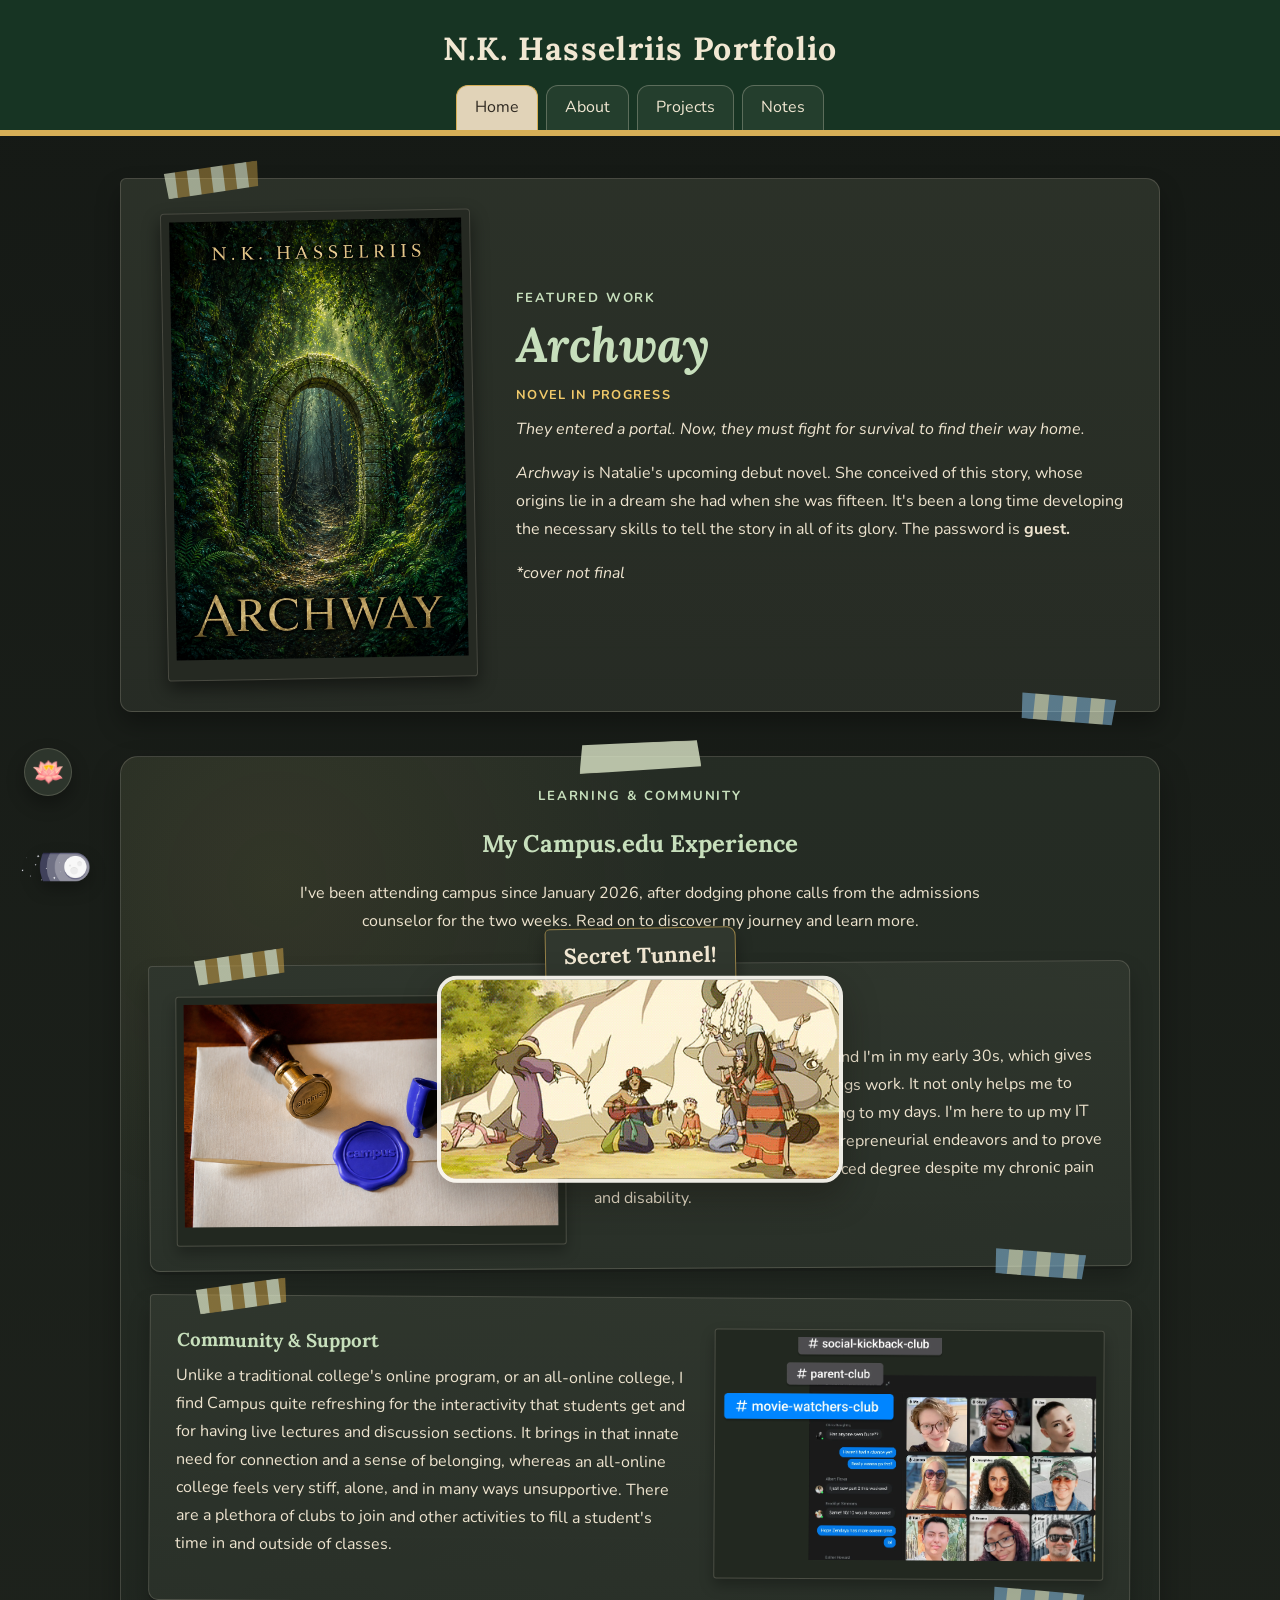
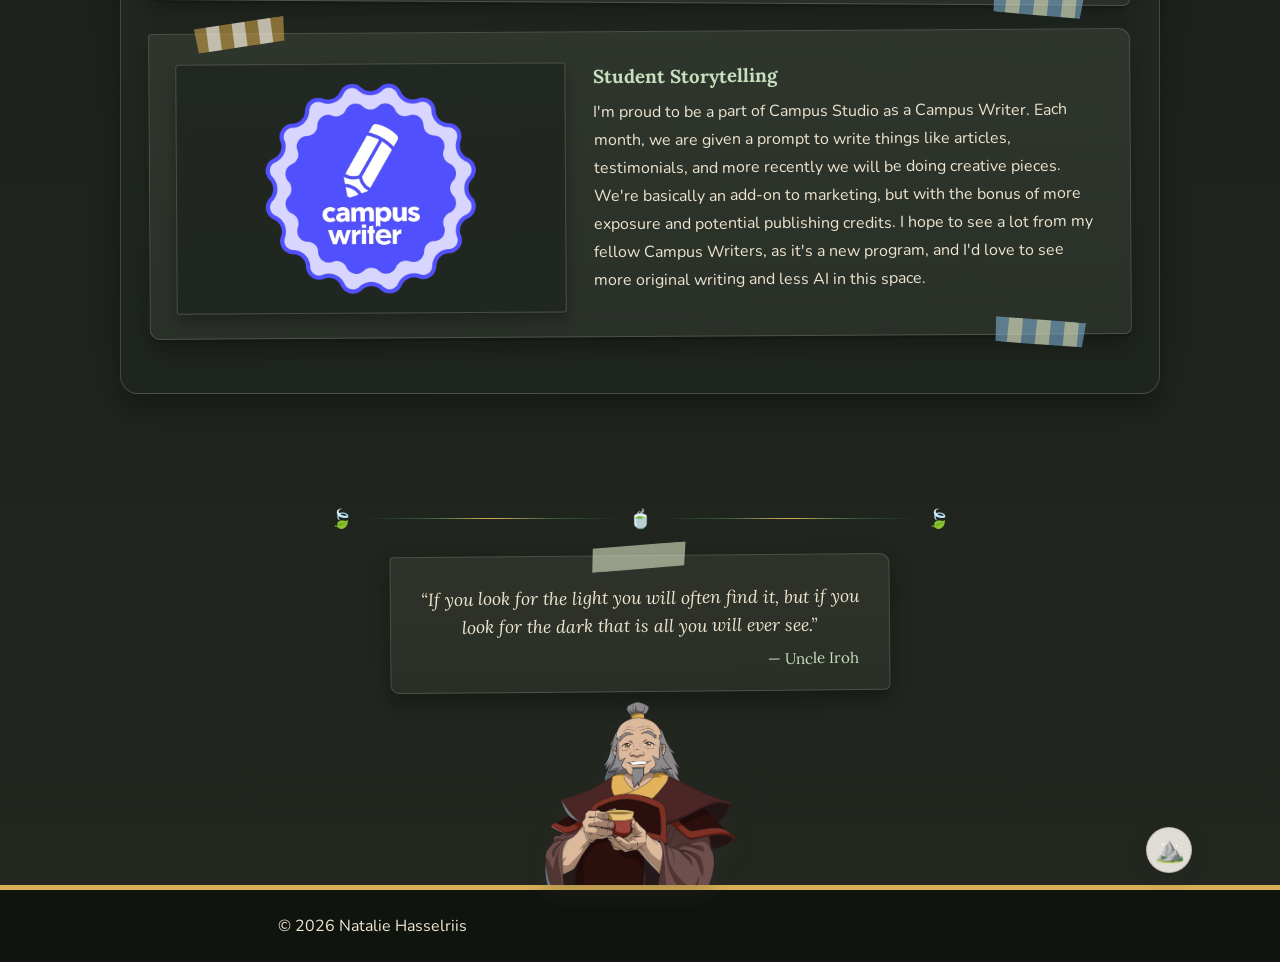
<file: index.html>
<!DOCTYPE html>
<html lang="en">
<head>
    <meta charset="UTF-8">
    <meta name="viewport" content="width=device-width, initial-scale=1.0">
    <title>Natalie's Portfolio</title>
    <link rel="icon" type="image/png" href="https://images.squarespace-cdn.com/content/v1/68d9654d0cba3d433908582a/607da867-b0da-49b7-b2d4-81282bc70b76/2021-03-03-05.16.png?format=1000w">
    <script>
        document.documentElement.dataset.theme = localStorage.getItem('portfolio-theme') || 'dark';
    </script>
    <link rel="stylesheet" href="style.css?v=20260910-3">
    <script src="theme-toggle.js?v=20260909-1" defer></script>
</head>
<body>
<a class="skip-link" href="#main-content">Skip to main content</a>
<header>
    <h1>N.K. Hasselriis Portfolio</h1>
    <nav aria-label="Primary navigation">
        <a href="index.html" aria-current="page">Home</a>
        <a href="about.html">About</a>
        <a href="projects.html">Projects</a>
        <a href="notebook.html">Notes</a>
    </nav>
</header>
<main id="main-content">
    <section id="archway-feature" class="archway-feature">
        <div class="archway-cover-card" aria-label="Archway cover image placeholder">
            <img src="assets/images/archway-cover.png"
     alt="Cover of Archway by N.K. Hasselriis">
        </div>
        <div class="archway-feature-copy">
            <p class="section-kicker">Featured Work</p>
            <h2><em>Archway</em></h2>
            <p class="project-label">Novel in Progress</p>
            <p><em>They entered a portal. Now, they must fight for survival to find their way home. </em></p>
            <p><em>Archway</em> is Natalie's upcoming debut novel. She conceived of this story, whose origins lie in a dream she had when she was fifteen. It's been a long time developing the necessary skills to tell the story in all of its glory. The password is <b>guest.</b></p>
            <p><em>*cover not final</em></p>
        </div>
    </section>

    <section id="campus-edu">
        <p class="section-kicker">Learning &amp; Community</p>
        <h2>My Campus.edu Experience</h2>
        <p class="section-intro">I've been attending campus since January 2026, after dodging phone calls from the admissions counselor for the two weeks. Read on to discover my journey and learn more.</p>
        <div class="feature-list campus-features">
            <article class="feature-row">
                <div class="feature-media campus-media"><img src="assets/images/campus-letter.png" alt="Campus-branded wax seal, envelope, stamp, and sealing spoon"></div>
                <div class="feature-copy"><h3>Why I Chose Campus</h3><p>This is my fourth time in college, and I'm in my early 30s, which gives me a great perspective of how things work. It not only helps me to help others but gives great meaning to my days. I'm here to up my IT skills for use in my own future entrepreneurial endeavors and to prove to myself that I can finish an advanced degree despite my chronic pain and disability. </p></div>
            </article>
            <article class="feature-row reverse">
                <div class="feature-media campus-media"><img src="assets/images/campus-community.png" alt="Campus online community with club channels, messages, and student video tiles"></div>
                <div class="feature-copy"><h3>Community &amp; Support</h3><p>Unlike a traditional college's online program, or an all-online college, I find Campus quite refreshing for the interactivity that students get and for having live lectures and discussion sections. It brings in that innate need for connection and a sense of belonging, whereas an all-online college feels very stiff, alone, and in many ways unsupportive. There are a plethora of clubs to join and other activities to fill a student's time in and outside of classes.</p></div>
            </article>
            <article class="feature-row campus-writer-row">
                <div class="feature-media badge-media"><img src="assets/images/campus-writer-badge.png" alt="Blue Campus Writer badge with a pencil icon"></div>
                <div class="feature-copy"><h3>Student Storytelling</h3><p>I'm proud to be a part of Campus Studio as a Campus Writer. Each month, we are given a prompt to write things like articles, testimonials, and more recently we will be doing creative pieces. We're basically an add-on to marketing, but with the bonus of more exposure and potential publishing credits. I hope to see a lot from my fellow Campus Writers, as it's a new program, and I'd love to see more original writing and less AI in this space.</p></div>
            </article>
        </div>
    </section>
</main>

<div class="character-signoff" aria-label="A closing thought from Uncle Iroh">
    <div class="character-divider" aria-hidden="true"><span>🍃</span><span class="divider-line"></span><span>🍵</span><span class="divider-line"></span><span>🍃</span></div>
    <blockquote class="character-note">
        <p>“If you look for the light you will often find it, but if you look for the dark that is all you will ever see.”</p>
        <cite>— Uncle Iroh</cite>
    </blockquote>
    <div class="character-mascot">
        <img src="assets/images/uncle_iroh.png" alt="Illustration of Uncle Iroh smiling and holding a cup of tea">
    </div>
</div>

<button class="lotus-compliment-trigger" id="lotus-compliment-trigger" type="button" aria-label="Open a little garden kindness">🪷</button>

<aside class="compliment-scroll" id="compliment-scroll" role="dialog" aria-labelledby="compliment-title" aria-hidden="true">
    <button class="compliment-scroll-close" id="compliment-scroll-close" type="button" aria-label="Close the compliment scroll">×</button>
    <p class="section-kicker">A Little Garden Kindness</p>
    <h2 id="compliment-title">Who wandered into the garden?</h2>
    <p class="compliment-scroll-intro">Leave your name with the lotus and take a kind thought with you.</p>
    <form class="compliment-form" id="compliment-form">
        <label for="compliment-name">Your name</label>
        <input id="compliment-name" name="name" type="text" maxlength="40" autocomplete="name" placeholder="Natalie" required>
        <div class="compliment-scroll-actions">
            <button class="compliment-action" type="submit">Tell me something nice</button>
            <button class="compliment-action secondary" id="another-compliment" type="button" hidden>Another one</button>
        </div>
    </form>
    <p class="compliment-result" id="compliment-result" aria-live="polite"></p>
</aside>


<div class="secret-easter-egg-anchor">
    <button class="mountain-trigger" id="secret-tunnel-trigger" type="button" aria-label="Open the Secret Tunnel easter egg">⛰️</button>
</div>

<div class="secret-tunnel-popout" id="secret-tunnel-popout" aria-hidden="true">
    <p class="secret-tunnel-label">Secret Tunnel!</p>
    <a class="secret-tunnel-link" href="secret.html" aria-label="Enter the secret page">
        <img id="secret-tunnel-gif" src="assets/images/chong-secret-tunnel.gif" alt="Chong playing music in the Secret Tunnel scene. Click to enter the secret page.">
    </a>
</div>
<audio id="secret-tunnel-audio" src="assets/audio/secret-tunnel.mp3" preload="auto"></audio>

<button class="theme-toggle" id="theme-toggle" type="button" aria-label="Switch to light mode" aria-pressed="true">
    <img id="theme-toggle-image" src="assets/images/theme-toggle/night.png" alt="" aria-hidden="true">
    <span class="visually-hidden" id="theme-toggle-text">Switch to light mode</span>
</button>
<footer><p>© 2026 Natalie Hasselriis</p></footer>
<script src="garden-compliments.js?v=20260909-1"></script>
<script>
(() => {
    const trigger = document.getElementById('secret-tunnel-trigger');
    const popout = document.getElementById('secret-tunnel-popout');
    const gif = document.getElementById('secret-tunnel-gif');
    const audio = document.getElementById('secret-tunnel-audio');
    if (!trigger || !popout || !gif || !audio) return;

    const gifSrc = gif.getAttribute('src');

    const stopSecretTunnelAudio = () => {
        audio.pause();
        audio.currentTime = 0;
    };

    const playSecretTunnel = () => {
        popout.classList.remove('is-playing');
        popout.setAttribute('aria-hidden', 'false');
        stopSecretTunnelAudio();

        gif.removeAttribute('src');
        void popout.offsetWidth;
        gif.setAttribute('src', gifSrc);
        popout.classList.add('is-playing');

        audio.volume = 0.5;
        const playPromise = audio.play();
        if (playPromise) playPromise.catch(() => {});
    };

    trigger.addEventListener('click', playSecretTunnel);

    popout.addEventListener('animationend', () => {
        popout.classList.remove('is-playing');
        popout.setAttribute('aria-hidden', 'true');
        stopSecretTunnelAudio();
    });
})();
</script>

<script src="konami-jimothy.js?v=20260909-1"></script>
</body>
</html>
</file>
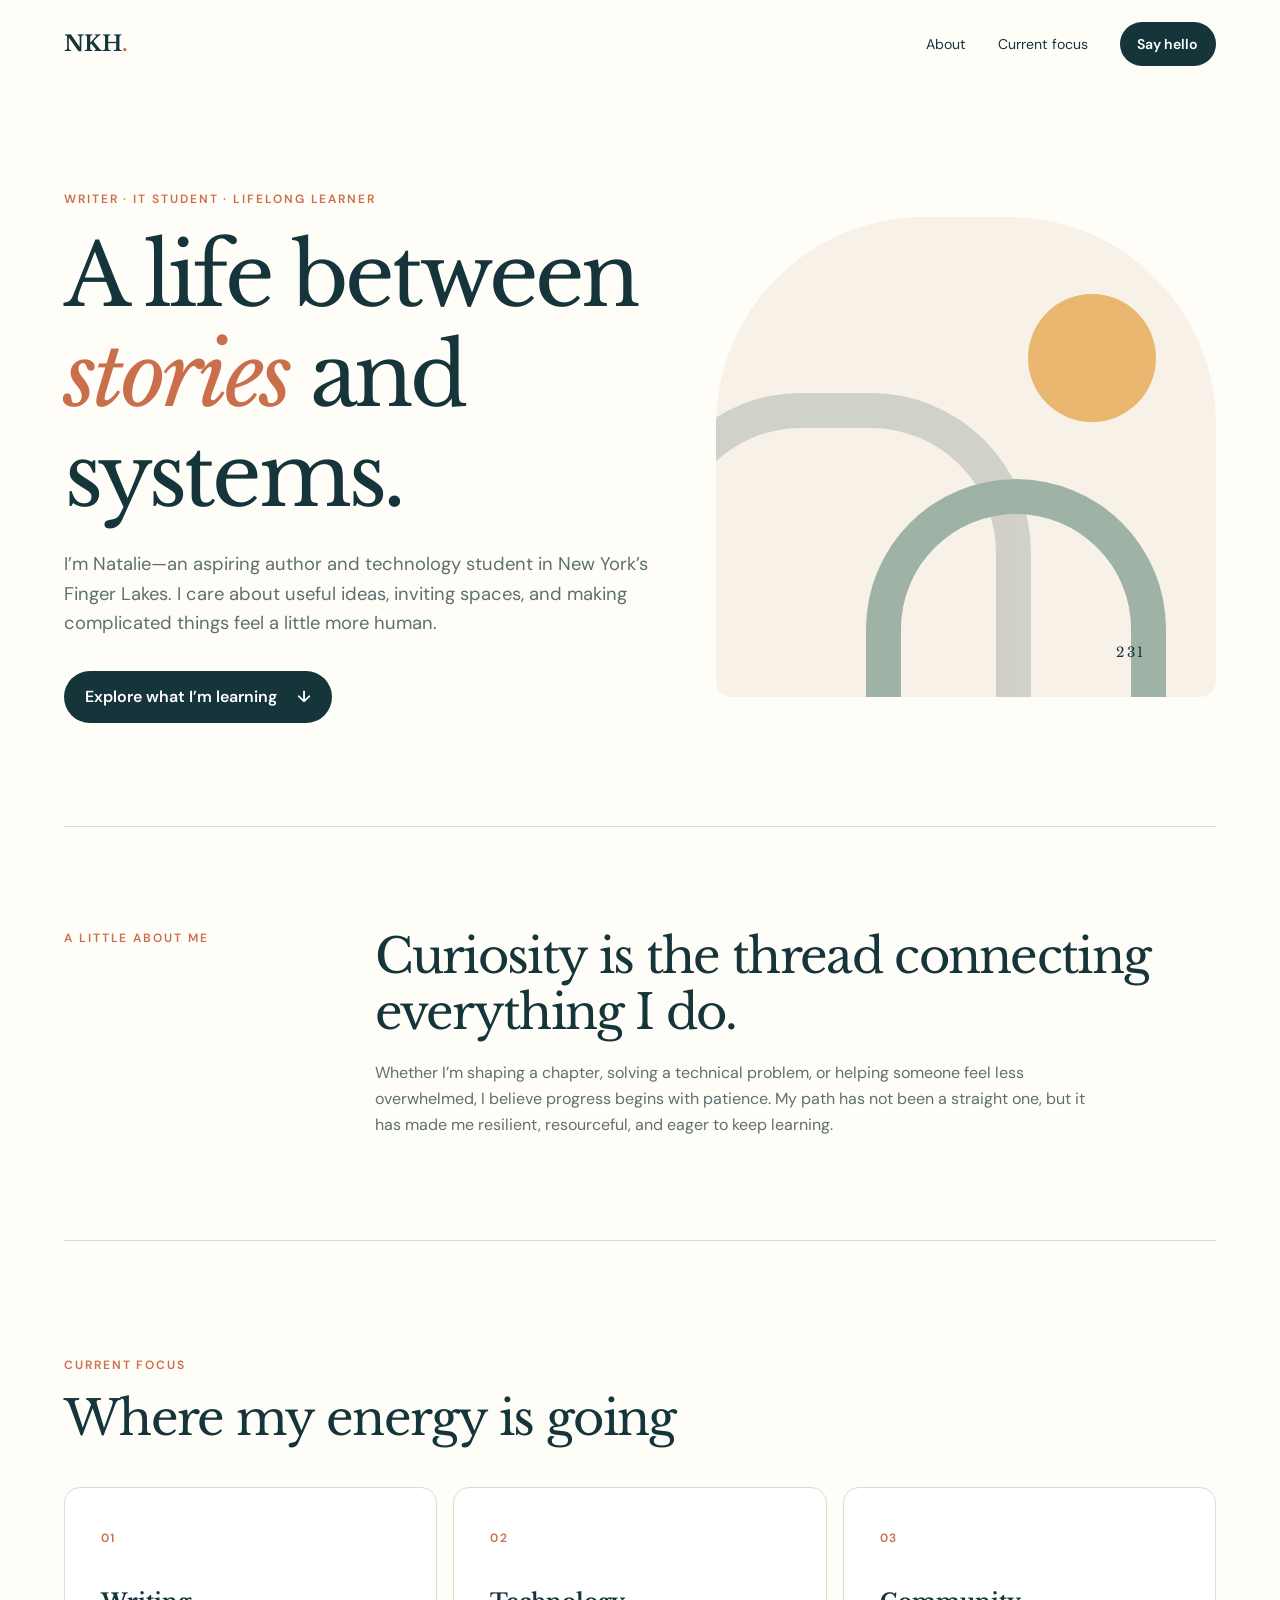
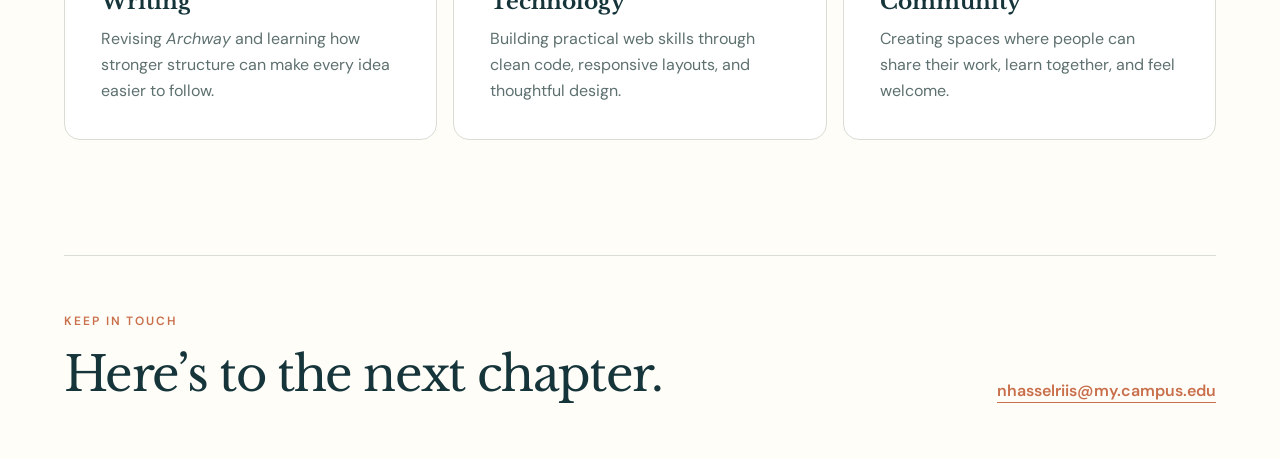
<file: Homework 3/index.html>
<!DOCTYPE html>
<html lang="en">
  <head>
    <meta charset="UTF-8">
    <meta name="viewport" content="width=device-width, initial-scale=1.0">
    <meta
      name="description"
      content="A responsive personal webpage for Homework 3."
    >
    <title>N.K. Hasselriis | Stories &amp; Systems</title>
    <link rel="stylesheet" href="css/styles.css">
  </head>
  <body>
    <header class="site-header">
      <a class="wordmark" href="#top" aria-label="N.K. Hasselriis home">
        NKH<span>.</span>
      </a>
      <nav aria-label="Main navigation">
        <a href="#about">About</a>
        <a href="#focus">Current focus</a>
        <a class="nav-button" href="#contact">Say hello</a>
      </nav>
    </header>

    <main>
      <section class="hero" id="top">
        <div class="hero-copy">
          <p class="eyebrow">Writer · IT student · lifelong learner</p>
          <h1>A life between <em>stories</em> and systems.</h1>
          <p class="hero-intro">
            I’m Natalie—an aspiring author and technology student in New York’s
            Finger Lakes. I care about useful ideas, inviting spaces, and making
            complicated things feel a little more human.
          </p>
          <a class="primary-button" href="#focus">
            Explore what I’m learning <span aria-hidden="true">↓</span>
          </a>
        </div>

        <div class="hero-art" aria-hidden="true">
          <div class="sun"></div>
          <div class="arch arch-back"></div>
          <div class="arch arch-front"></div>
          <p>231</p>
        </div>
      </section>

      <section class="about" id="about">
        <p class="section-label">A little about me</p>
        <div class="about-copy">
          <h2>Curiosity is the thread connecting everything I do.</h2>
          <p>
            Whether I’m shaping a chapter, solving a technical problem, or
            helping someone feel less overwhelmed, I believe progress begins
            with patience. My path has not been a straight one, but it has made
            me resilient, resourceful, and eager to keep learning.
          </p>
        </div>
      </section>

      <section class="focus" id="focus">
        <div class="section-heading">
          <p class="section-label">Current focus</p>
          <h2>Where my energy is going</h2>
        </div>

        <div class="card-grid">
          <article class="focus-card">
            <span>01</span>
            <h3>Writing</h3>
            <p>
              Revising <em>Archway</em> and learning how stronger structure can
              make every idea easier to follow.
            </p>
          </article>
          <article class="focus-card">
            <span>02</span>
            <h3>Technology</h3>
            <p>
              Building practical web skills through clean code, responsive
              layouts, and thoughtful design.
            </p>
          </article>
          <article class="focus-card">
            <span>03</span>
            <h3>Community</h3>
            <p>
              Creating spaces where people can share their work, learn
              together, and feel welcome.
            </p>
          </article>
        </div>
      </section>
    </main>

    <footer id="contact">
      <div>
        <p class="section-label">Keep in touch</p>
        <h2>Here’s to the next chapter.</h2>
      </div>
      <a href="mailto:nhasselriis@my.campus.edu">nhasselriis@my.campus.edu</a>
    </footer>
  </body>
</html>
</file>
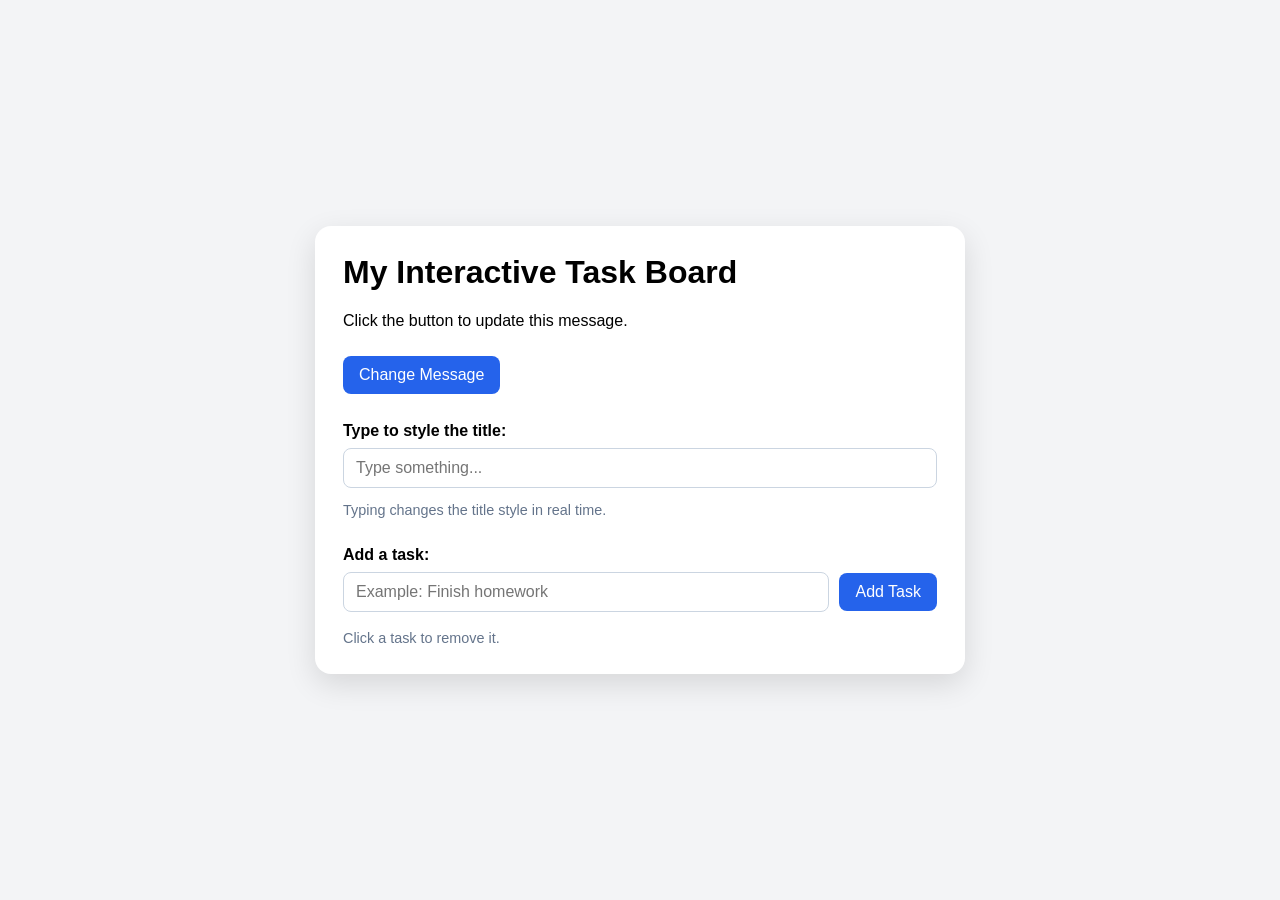
<file: Homework 7/index.html>
<!DOCTYPE html>
<html lang="en">
<head>
  <meta charset="UTF-8">
  <meta name="viewport" content="width=device-width, initial-scale=1.0">
  <title>Homework 7 - Interactive DOM Project</title>
  <link rel="stylesheet" href="style.css">
</head>
<body>
  <main class="card">
    <h1 id="pageTitle">My Interactive Task Board</h1>
    <p id="message">Click the button to update this message.</p>

    <button id="messageButton" type="button">Change Message</button>

    <section>
      <label for="titleInput">Type to style the title:</label>
      <input id="titleInput" type="text" placeholder="Type something...">
      <p class="hint">Typing changes the title style in real time.</p>
    </section>

    <section>
      <label for="taskInput">Add a task:</label>
      <div class="task-controls">
        <input id="taskInput" type="text" placeholder="Example: Finish homework">
        <button id="addTaskButton" type="button">Add Task</button>
      </div>

      <ul id="taskList"></ul>
      <p class="hint">Click a task to remove it.</p>
    </section>
  </main>

  <script src="script.js"></script>
</body>
</html>
</file>
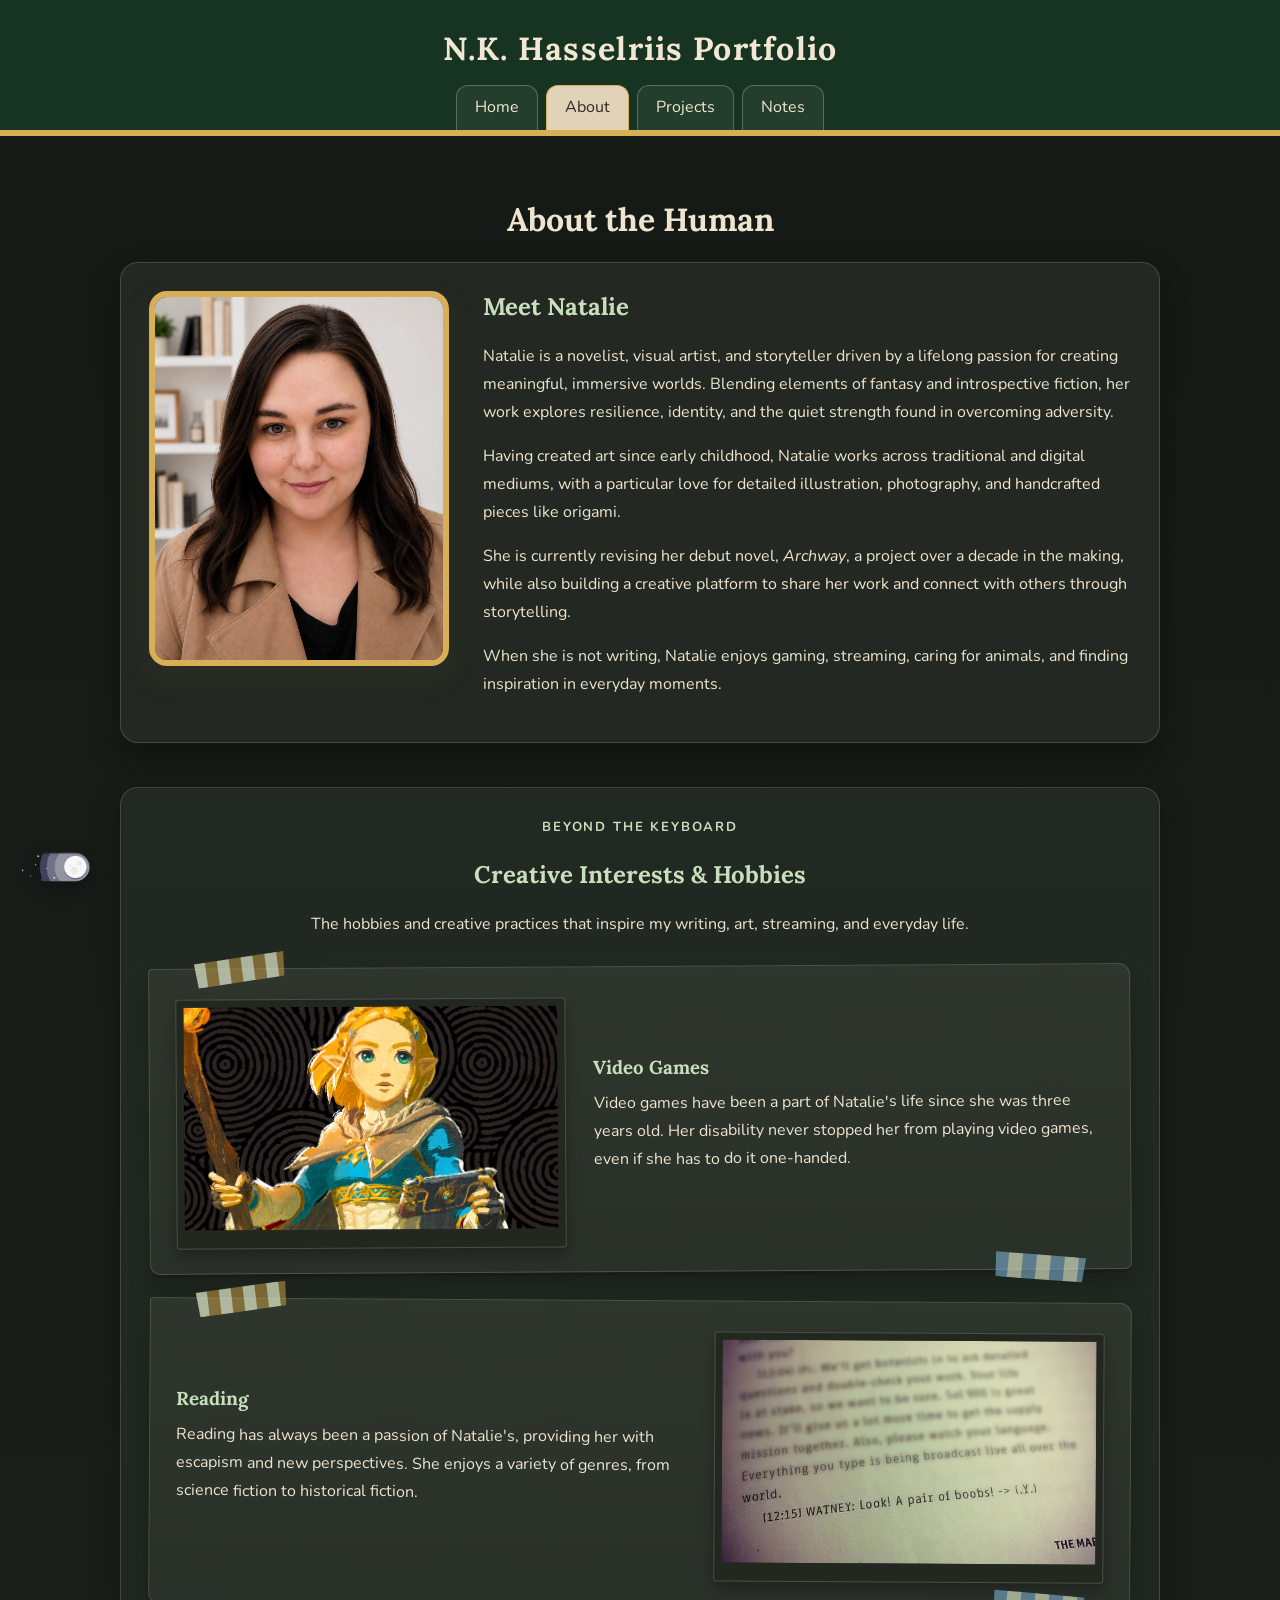
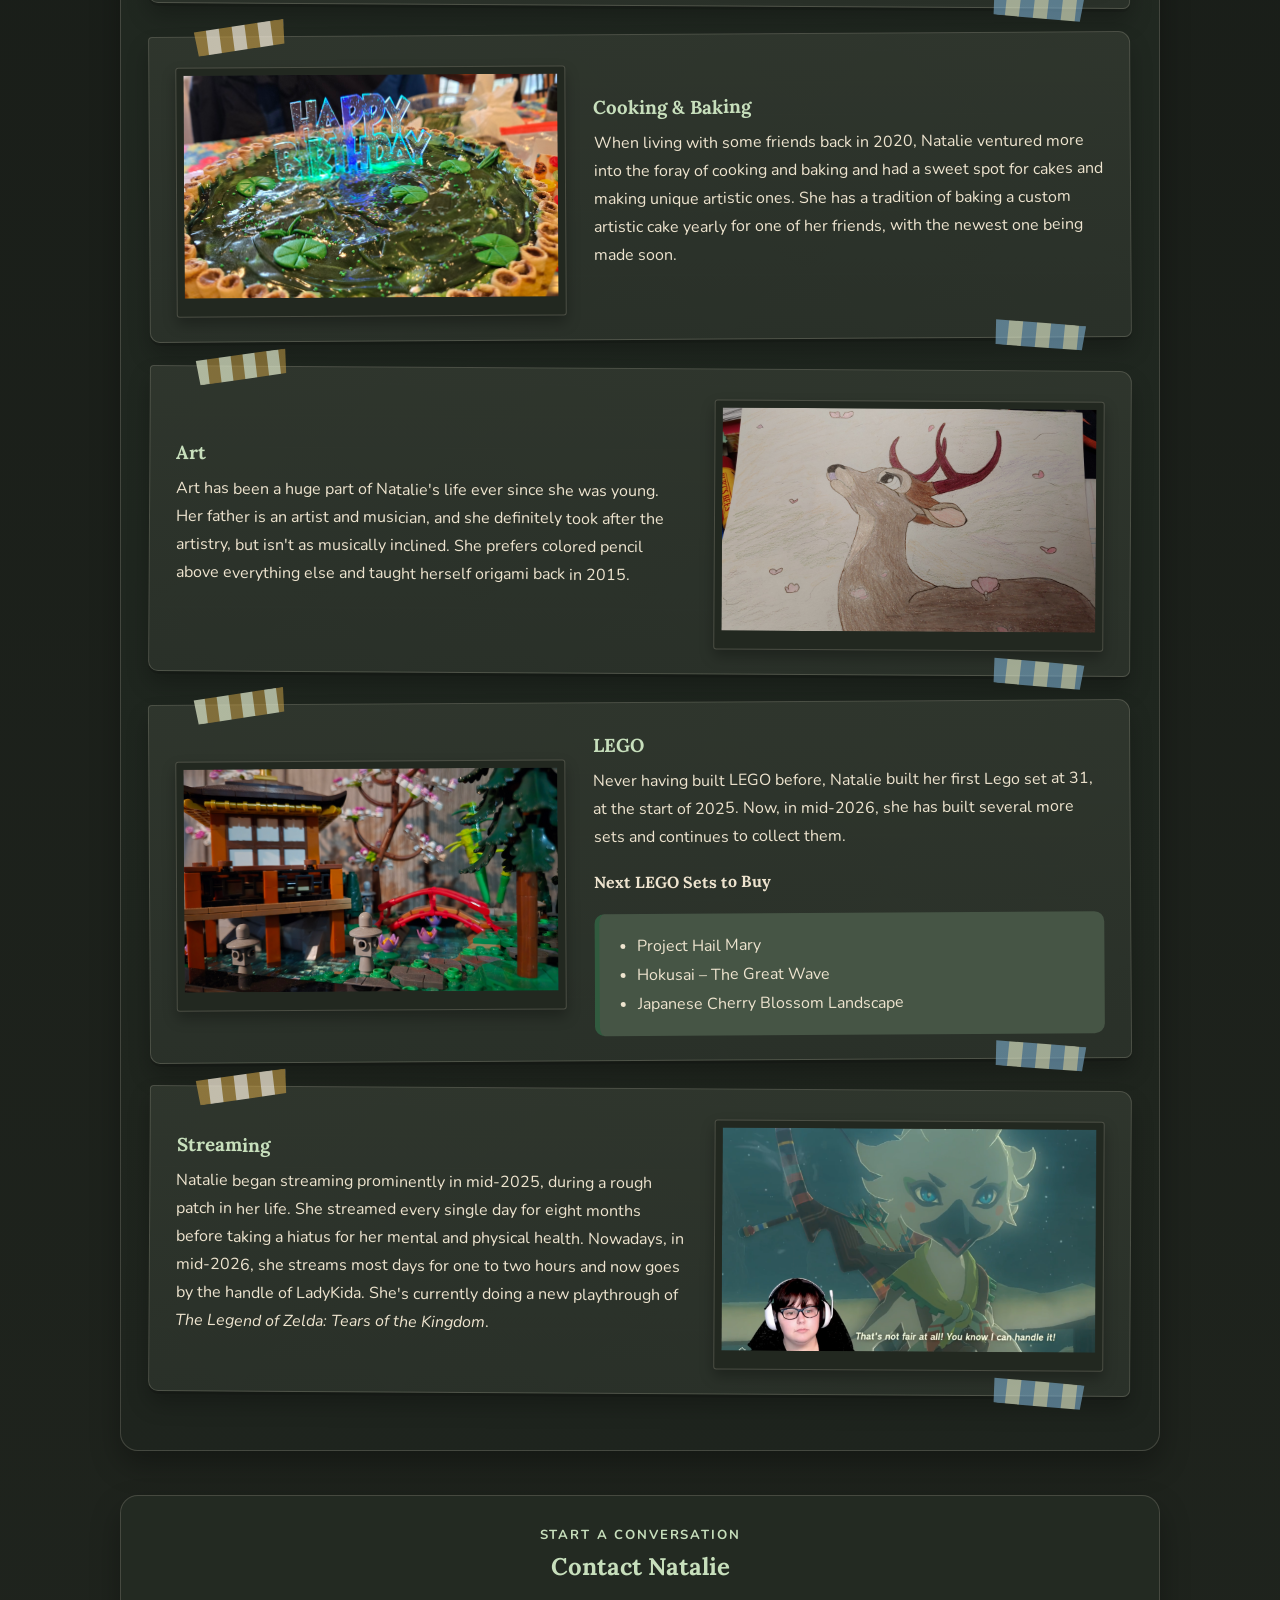
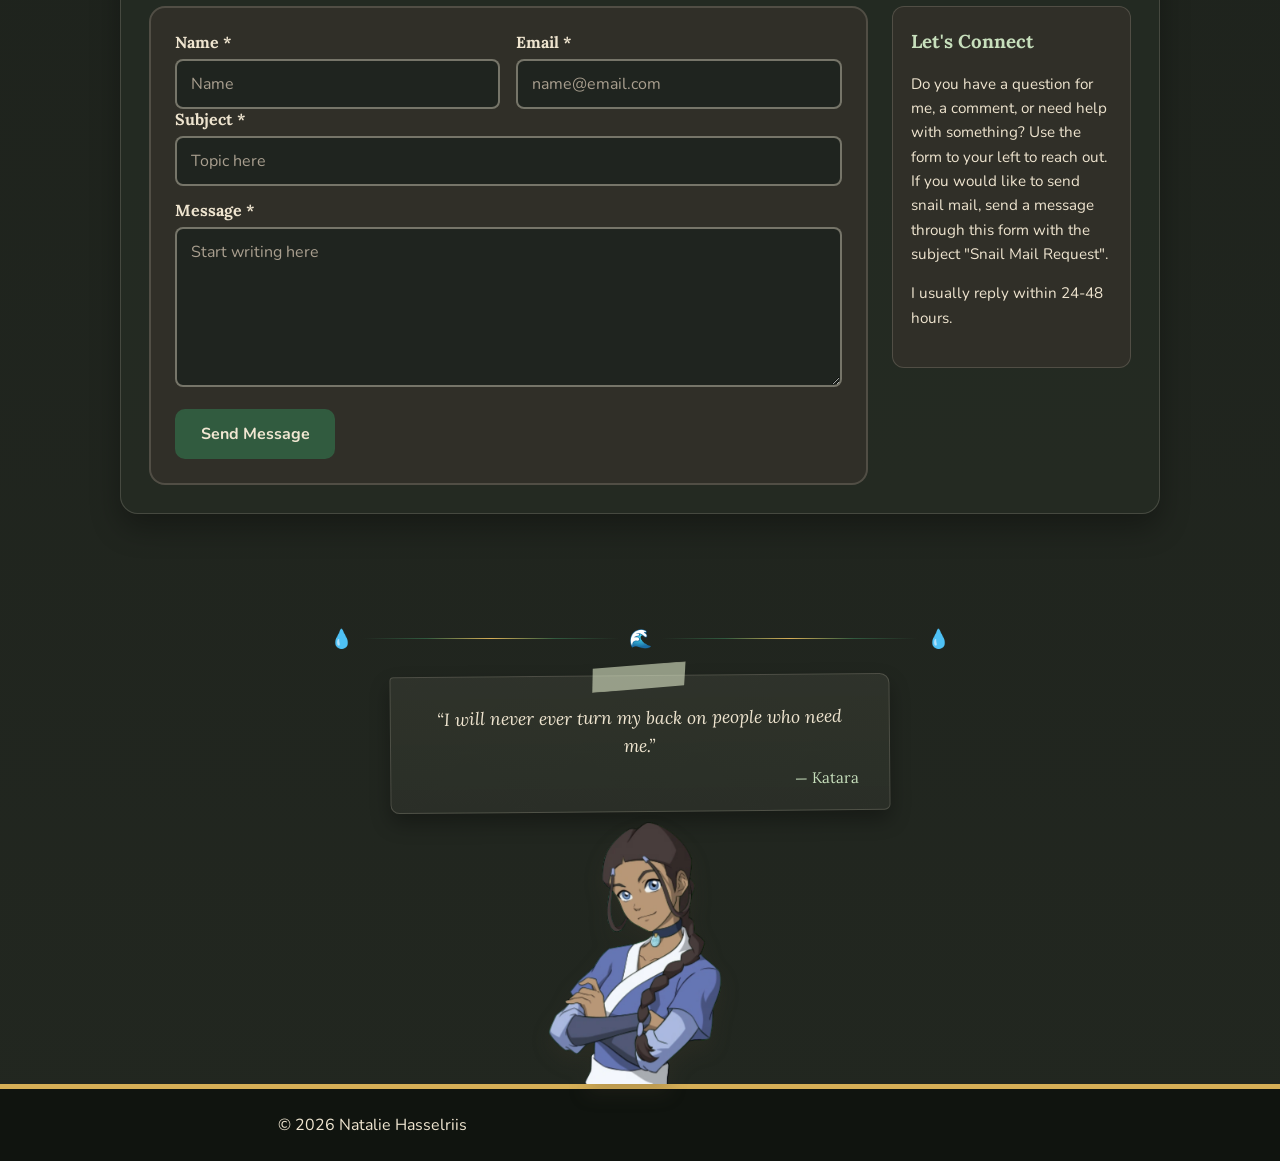
<file: about.html>
<!DOCTYPE html>
<html lang="en">
<head>
    <meta charset="UTF-8">
    <meta name="viewport" content="width=device-width, initial-scale=1.0">
    <title>About Natalie</title>
    <link rel="icon" type="image/png" href="https://images.squarespace-cdn.com/content/v1/68d9654d0cba3d433908582a/607da867-b0da-49b7-b2d4-81282bc70b76/2021-03-03-05.16.png?format=1000w">
    <script>
        document.documentElement.dataset.theme = localStorage.getItem('portfolio-theme') || 'dark';
    </script>
    <link rel="stylesheet" href="style.css?v=20260910-3">
    <script src="theme-toggle.js?v=20260909-1" defer></script>
</head>
<body>
<a class="skip-link" href="#main-content">Skip to main content</a>
<header>
    <h1>N.K. Hasselriis Portfolio</h1>
    <nav aria-label="Primary navigation">
        <a href="index.html">Home</a>
        <a href="about.html" aria-current="page">About</a>
        <a href="projects.html">Projects</a>
        <a href="notebook.html">Notes</a>
    </nav>
</header>
<main id="main-content">
    <h1>About the Human</h1>

    <section class="about-intro">
        <img class="profile-photo" src="assets/images/headshot_final.png" alt="Professional headshot of Natalie">
        <div class="about-copy">
            <h2>Meet Natalie</h2>
            <p>Natalie is a novelist, visual artist, and storyteller driven by a lifelong passion for creating meaningful, immersive worlds. Blending elements of fantasy and introspective fiction, her work explores resilience, identity, and the quiet strength found in overcoming adversity.</p>
            <p>Having created art since early childhood, Natalie works across traditional and digital mediums, with a particular love for detailed illustration, photography, and handcrafted pieces like origami.</p>
            <p>She is currently revising her debut novel, <em>Archway</em>, a project over a decade in the making, while also building a creative platform to share her work and connect with others through storytelling.</p>
            <p>When she is not writing, Natalie enjoys gaming, streaming, caring for animals, and finding inspiration in everyday moments.</p>
        </div>
    </section>

    <section id="personal-interests">
        <p class="section-kicker">Beyond the Keyboard</p>
        <h2>Creative Interests &amp; Hobbies</h2>
        <p class="section-intro">The hobbies and creative practices that inspire my writing, art, streaming, and everyday life.</p>

        <div class="interest-list">
            <article class="feature-row">
                <div class="feature-media"><img src="assets/images/video-games.png" alt="Promotional image of Princess Zelda holding a torch and Sheikah Slate/Purah Pad from Tears of the Kingdom"></div>
                <div class="feature-copy"><h3>Video Games</h3><p>Video games have been a part of Natalie's life since she was three years old. Her disability never stopped her from playing video games, even if she has to do it one-handed. </p></div>
            </article>


            <article class="feature-row reverse">
                <div class="feature-media"><img src="assets/images/reading.jpg" alt="Close-up photograph of text from The Martian by Andy Weir"></div>
                <div class="feature-copy"><h3>Reading</h3><p>Reading has always been a passion of Natalie's, providing her with escapism and new perspectives. She enjoys a variety of genres, from science fiction to historical fiction.</p></div>
            </article>

            <article class="feature-row">
                <div class="feature-media"><img src="assets/images/baking.jpg" alt="Gromit character cake"></div>
                <div class="feature-copy"><h3>Cooking &amp; Baking</h3><p>When living with some friends back in 2020, Natalie ventured more into the foray of cooking and baking and had a sweet spot for cakes and making unique artistic ones. She has a tradition of baking a custom artistic cake yearly for one of her friends, with the newest one being made soon.</p></div>
            </article>

            <article class="feature-row reverse">
                <div class="feature-media"><img src="assets/images/bambi-art.jpg" alt="Colored-pencil drawing of adult Bambi (deer) with flower petals"></div>
                <div class="feature-copy"><h3>Art</h3><p>Art has been a huge part of Natalie's life ever since she was young. Her father is an artist and musician, and she definitely took after the artistry, but isn't as musically inclined. She prefers colored pencil above everything else and taught herself origami back in 2015.</p></div>
            </article>

            <article class="feature-row">
                <div class="feature-media"><img src="assets/images/lego.jpg" alt="LEGO Japanese landscape wall art with cherry blossoms and Mount Fuji"></div>
                <div class="feature-copy">
                    <h3>LEGO</h3>
                    <p>Never having built LEGO before, Natalie built her first Lego set at 31, at the start of 2025. Now, in mid-2026, she has built several more sets and continues to collect them.</p>
                    <h4>Next LEGO Sets to Buy</h4>
                    <ul class="lego-wishlist">
                        <li>Project Hail Mary</li>
                        <li>Hokusai – The Great Wave</li>
                        <li>Japanese Cherry Blossom Landscape</li>
                    </ul>
                </div>
            </article>

            <article class="feature-row reverse">
                <div class="feature-media"><img src="assets/images/streaming.png" alt="Natalie streaming The Legend of Zelda: Tears of the Kingdom with a face-camera overlay"></div>
                <div class="feature-copy"><h3>Streaming</h3><p>Natalie began streaming prominently in mid-2025, during a rough patch in her life. She streamed every single day for eight months before taking a hiatus for her mental and physical health. Nowadays, in mid-2026, she streams most days for one to two hours and now goes by the handle of LadyKida. She's currently doing a new playthrough of <i>The Legend of Zelda: Tears of the Kingdom</i>.</p></div>
            </article>
        </div>
    </section>


    <section class="contact-section" id="contact">
        <p class="section-kicker">Start a Conversation</p>
        <h2 class="contact-heading">Contact Natalie</h2>

        <div class="contact-layout">
            <form id="contact-form" class="contact-form" novalidate>
                <div class="form-grid">
                    <div class="form-field">
                        <label for="contact-name">Name <span aria-hidden="true">*</span></label>
                        <input id="contact-name" name="name" type="text" autocomplete="name" required minlength="2" placeholder="Name" aria-describedby="name-error">
                        <p class="field-error" id="name-error" aria-live="polite"></p>
                    </div>

                    <div class="form-field">
                        <label for="contact-email">Email <span aria-hidden="true">*</span></label>
                        <input id="contact-email" name="email" type="email" autocomplete="email" required placeholder="name@email.com" aria-describedby="email-error">
                        <p class="field-error" id="email-error" aria-live="polite"></p>
                    </div>
                </div>

                <div class="form-field">
                    <label for="contact-subject">Subject <span aria-hidden="true">*</span></label>
                    <input id="contact-subject" name="subject" type="text" required minlength="3" placeholder="Topic here" aria-describedby="subject-error">
                    <p class="field-error" id="subject-error" aria-live="polite"></p>
                </div>

                <div class="form-field">
                    <label for="contact-message">Message <span aria-hidden="true">*</span></label>
                    <textarea id="contact-message" name="message" rows="6" required minlength="10" placeholder="Start writing here" aria-describedby="message-error"></textarea>
                    <p class="field-error" id="message-error" aria-live="polite"></p>
                </div>

                <button class="form-submit" type="submit">Send Message</button>
                <p id="form-status" class="form-status" role="status" aria-live="polite"></p>
            </form>

            <aside class="contact-sidebar">
                <h3>Let's Connect</h3>
                <p>Do you have a question for me, a comment, or need help with something? Use the form to your left to reach out. If you would like to send snail mail, send a message through this form with the subject "Snail Mail Request". </p>
                <p>I usually reply within 24-48 hours. </p>
            </aside>
        </div>
    </section>

</main>

<div class="character-signoff" aria-label="A closing thought from Katara">
    <div class="character-divider" aria-hidden="true"><span>💧</span><span class="divider-line"></span><span>🌊</span><span class="divider-line"></span><span>💧</span></div>
    <blockquote class="character-note">
        <p>“I will never ever turn my back on people who need me.”</p>
        <cite>— Katara</cite>
    </blockquote>
    <div class="character-mascot">
        <img src="assets/images/katara.png" alt="Illustration of Katara">
    </div>
</div>

<button class="theme-toggle" id="theme-toggle" type="button" aria-label="Switch to light mode" aria-pressed="true">
    <img id="theme-toggle-image" src="assets/images/theme-toggle/night.png" alt="" aria-hidden="true">
    <span class="visually-hidden" id="theme-toggle-text">Switch to light mode</span>
</button>
<footer><p>© 2026 Natalie Hasselriis</p></footer>
<script src="contact-form.js"></script>
<script src="konami-jimothy.js?v=20260909-1"></script>
</body>
</html>
</file>
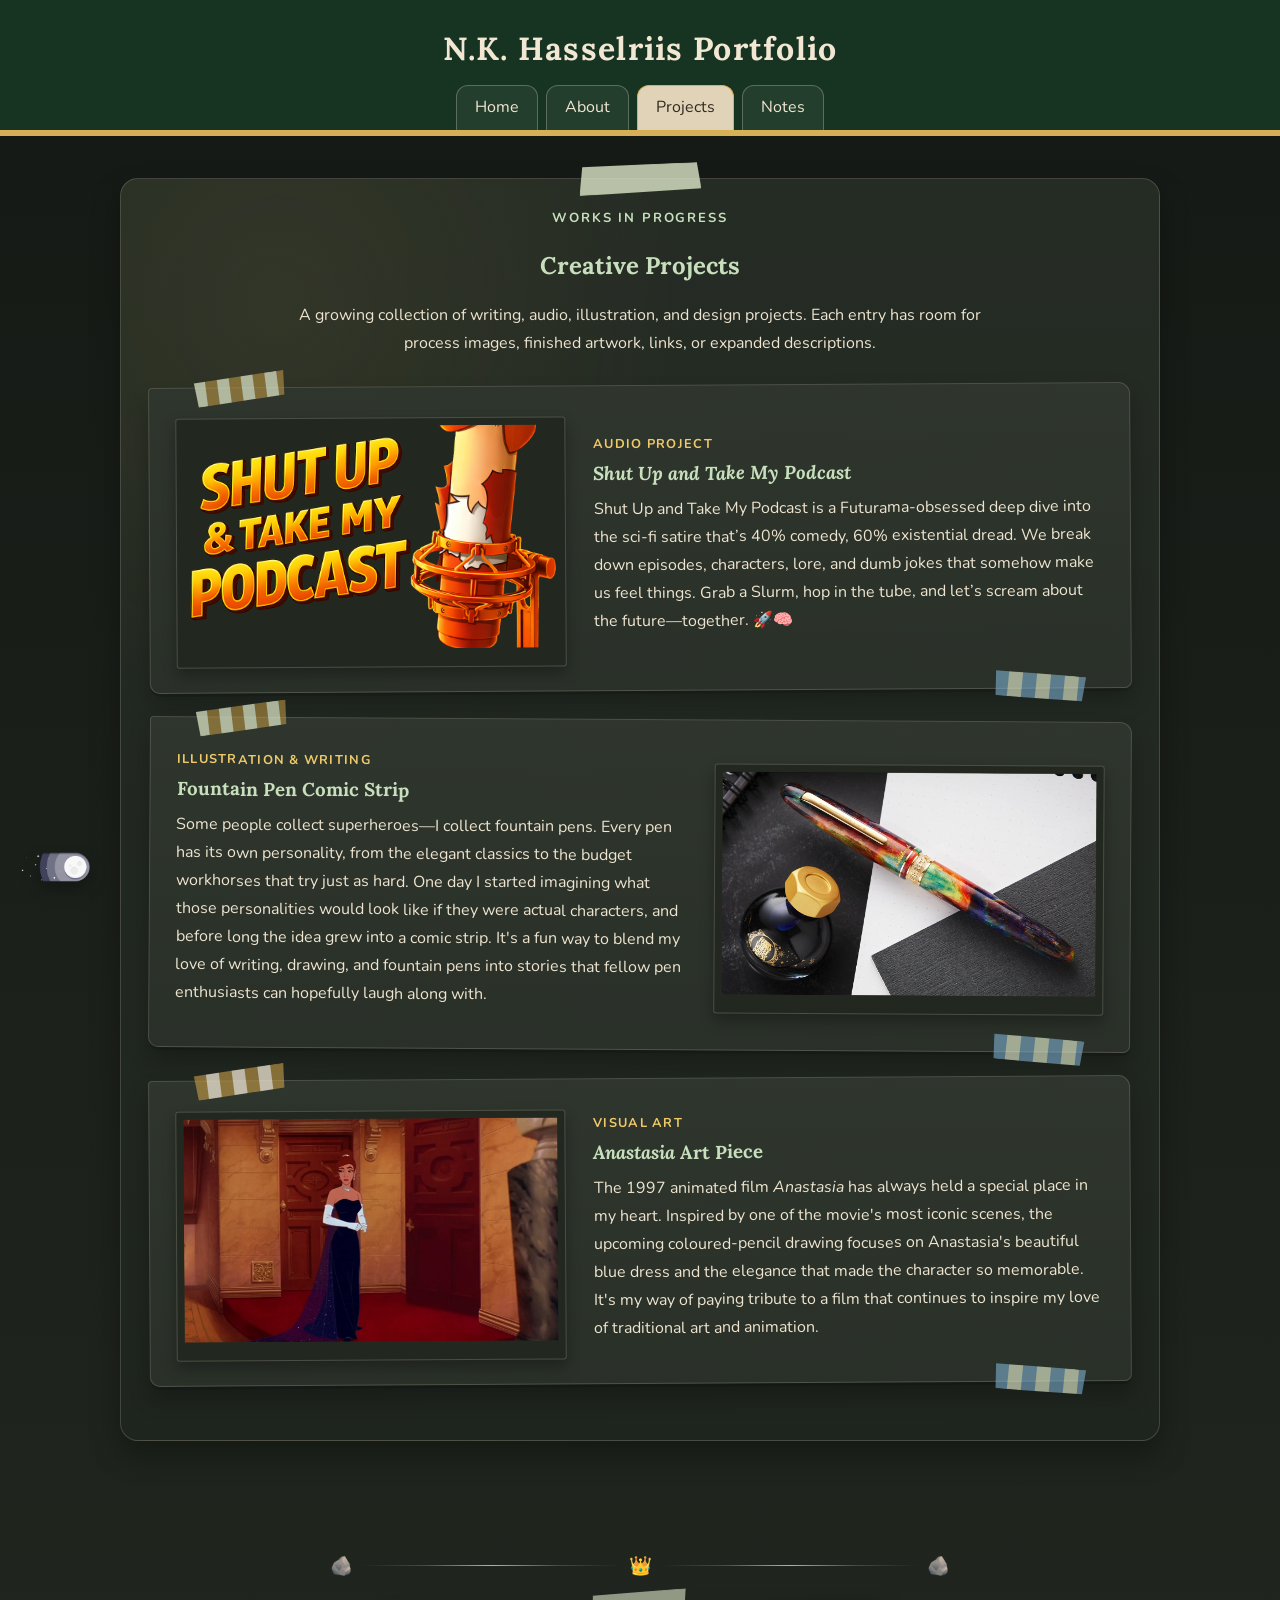
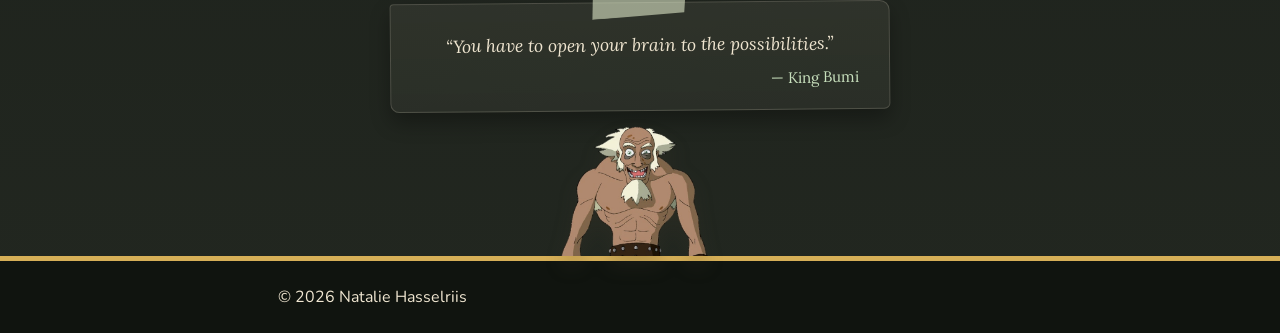
<file: projects.html>
<!DOCTYPE html>
<html lang="en">
<head>
    <meta charset="UTF-8">
    <meta name="viewport" content="width=device-width, initial-scale=1.0">
    <title>Natalie's Projects</title>
    <link rel="icon" type="image/png" href="https://images.squarespace-cdn.com/content/v1/68d9654d0cba3d433908582a/607da867-b0da-49b7-b2d4-81282bc70b76/2021-03-03-05.16.png?format=1000w">
    <script>
        document.documentElement.dataset.theme = localStorage.getItem('portfolio-theme') || 'dark';
    </script>
    <link rel="stylesheet" href="style.css?v=20260910-3">
    <script src="theme-toggle.js?v=20260909-1" defer></script>
</head>
<body>
<a class="skip-link" href="#main-content">Skip to main content</a>
<header>
    <h1>N.K. Hasselriis Portfolio</h1>
    <nav aria-label="Primary navigation">
        <a href="index.html">Home</a>
        <a href="about.html">About</a>
        <a href="projects.html" aria-current="page">Projects</a>
        <a href="notebook.html">Notes</a>
    </nav>
</header>
<main id="main-content">
    <section id="projects-gallery">
        <p class="section-kicker">Works in Progress</p>
        <h2>Creative Projects</h2>
        <p class="section-intro">A growing collection of writing, audio, illustration, and design projects. Each entry has room for process images, finished artwork, links, or expanded descriptions.</p>

        <div class="project-list">
            <article class="feature-row project-card">
                <div class="project-media">
                    <img src="assets/images/suatmp-full-logo.png" width="300" alt="Shut Up and Take My Podcast logo with a microphone inspired by Philip J. Fry">
                </div>
                <div class="feature-copy">
                    <span class="project-label">Audio Project</span>
                    <h3><i>Shut Up and Take My Podcast</i></h3>
                    <p>Shut Up and Take My Podcast is a Futurama-obsessed deep dive into the sci-fi satire that’s 40% comedy, 60% existential dread. We break down episodes, characters, lore, and dumb jokes that somehow make us feel things. Grab a Slurm, hop in the tube, and let’s scream about the future—together. 🚀🧠</p>
                </div>
            </article>

            <article class="feature-row reverse project-card">
                <div class="project-media"><img src="assets/images/fountain-pen-project.png" alt="Colorful resin fountain pen beside a bottle of ink and dotted notebook paper"></div>
                <div class="feature-copy">
                    <span class="project-label">Illustration &amp; Writing</span>
                    <h3>Fountain Pen Comic Strip</h3>
                    <p>Some people collect superheroes—I collect fountain pens. Every pen has its own personality, from the elegant classics to the budget workhorses that try just as hard. One day I started imagining what those personalities would look like if they were actual characters, and before long the idea grew into a comic strip. It's a fun way to blend my love of writing, drawing, and fountain pens into stories that fellow pen enthusiasts can hopefully laugh along with.</p>
                </div>
            </article>

            <article class="feature-row project-card">
                <div class="project-media"><img src="assets/images/anastasia-reference.png" alt="Anastasia wearing a dark blue evening gown in the 1997 animated film"></div>
                <div class="feature-copy">
                    <span class="project-label">Visual Art</span>
                    <h3><i>Anastasia</i> Art Piece</h3>
                    <p>The 1997 animated film <i>Anastasia</i> has always held a special place in my heart. Inspired by one of the movie's most iconic scenes, the upcoming coloured-pencil drawing focuses on Anastasia's beautiful blue dress and the elegance that made the character so memorable. It's my way of paying tribute to a film that continues to inspire my love of traditional art and animation.</p>
                </div>
            </article>
        </div>
    </section>
</main>
<div class="character-signoff" aria-label="A closing thought from King Bumi">
    <div class="character-divider" aria-hidden="true"><span>🪨</span><span class="divider-line"></span><span>👑</span><span class="divider-line"></span><span>🪨</span></div>
    <blockquote class="character-note">
        <p>“You have to open your brain to the possibilities.”</p>
        <cite>— King Bumi</cite>
    </blockquote>
    <div class="character-mascot">
        <img src="assets/images/king_bumi.png" alt="Illustration of King Bumi">
    </div>
</div>

<button class="theme-toggle" id="theme-toggle" type="button" aria-label="Switch to light mode" aria-pressed="true">
    <img id="theme-toggle-image" src="assets/images/theme-toggle/night.png" alt="" aria-hidden="true">
    <span class="visually-hidden" id="theme-toggle-text">Switch to light mode</span>
</button>
<footer><p>© 2026 Natalie Hasselriis</p></footer>
<script src="konami-jimothy.js?v=20260909-1"></script>
</body>
</html>
</file>
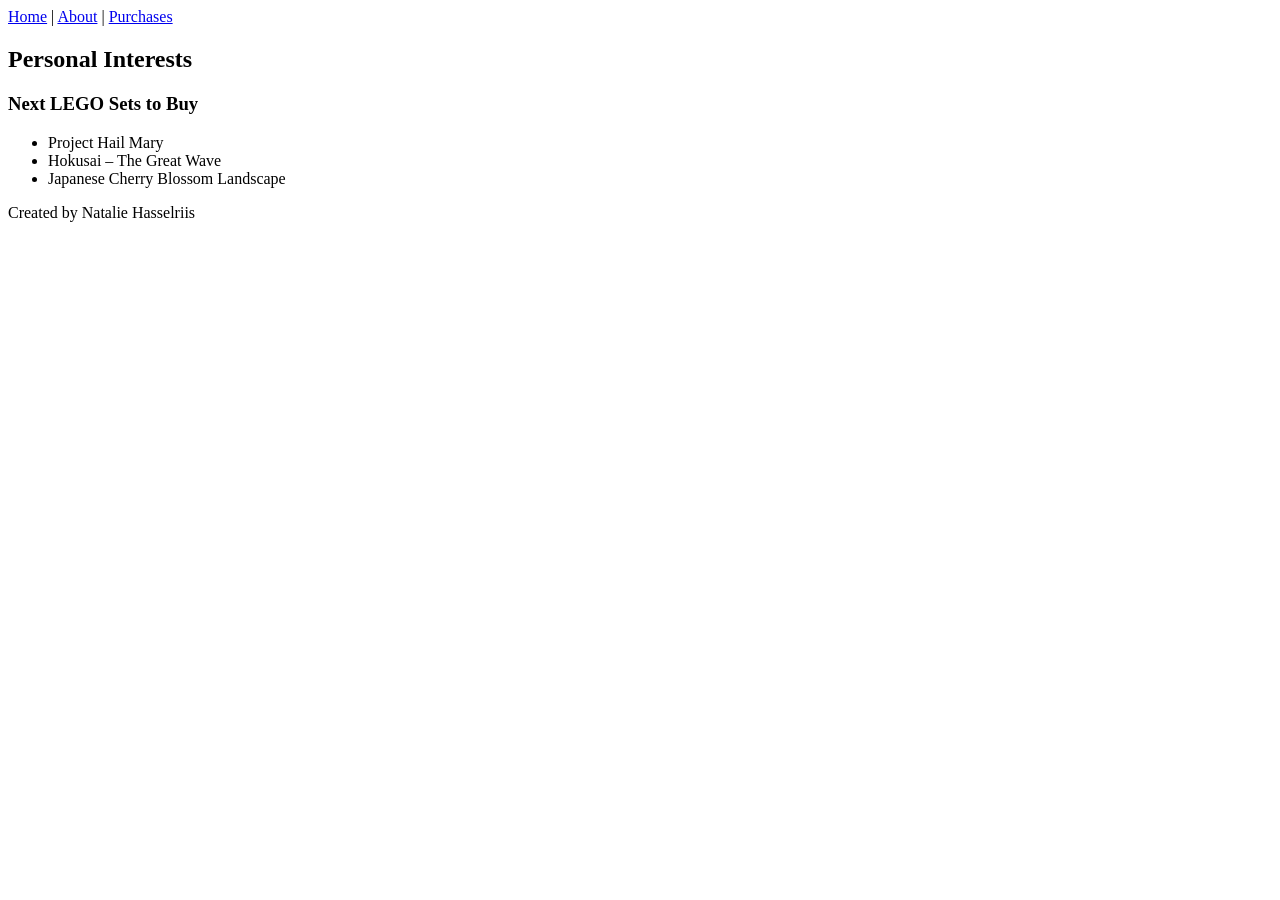
<file: purchases.html>
<!DOCTYPE html>
<html lang="en">
<head>
    <meta charset="UTF-8">
    <meta name="viewport" content="width=device-width, initial-scale=1.0">
    <title>Natalie's Portfolio</title>

    <link
        rel="icon"
        type="image/png"
        href="https://images.squarespace-cdn.com/content/v1/68d9654d0cba3d433908582a/607da867-b0da-49b7-b2d4-81282bc70b76/2021-03-03-05.16.png?format=1000w"
    >
</head>

<body>
    <header>
           <nav>
            <a href="index.html">Home</a> |
            <a href="about.html">About</a> |
            <a href="purchases.html">Purchases</a>
        </nav>
    </header>

    <main>
        <section>
            <h2>Personal Interests</h2>

            <h3>Next LEGO Sets to Buy</h3>

            <ul>
                <li>Project Hail Mary</li>
                <li>Hokusai – The Great Wave</li>
                <li>Japanese Cherry Blossom Landscape</li>
            </ul>
        </section>
    </main>

    <footer>
        <p>Created by Natalie Hasselriis</p>
    </footer>
</body>
</html>
</file>
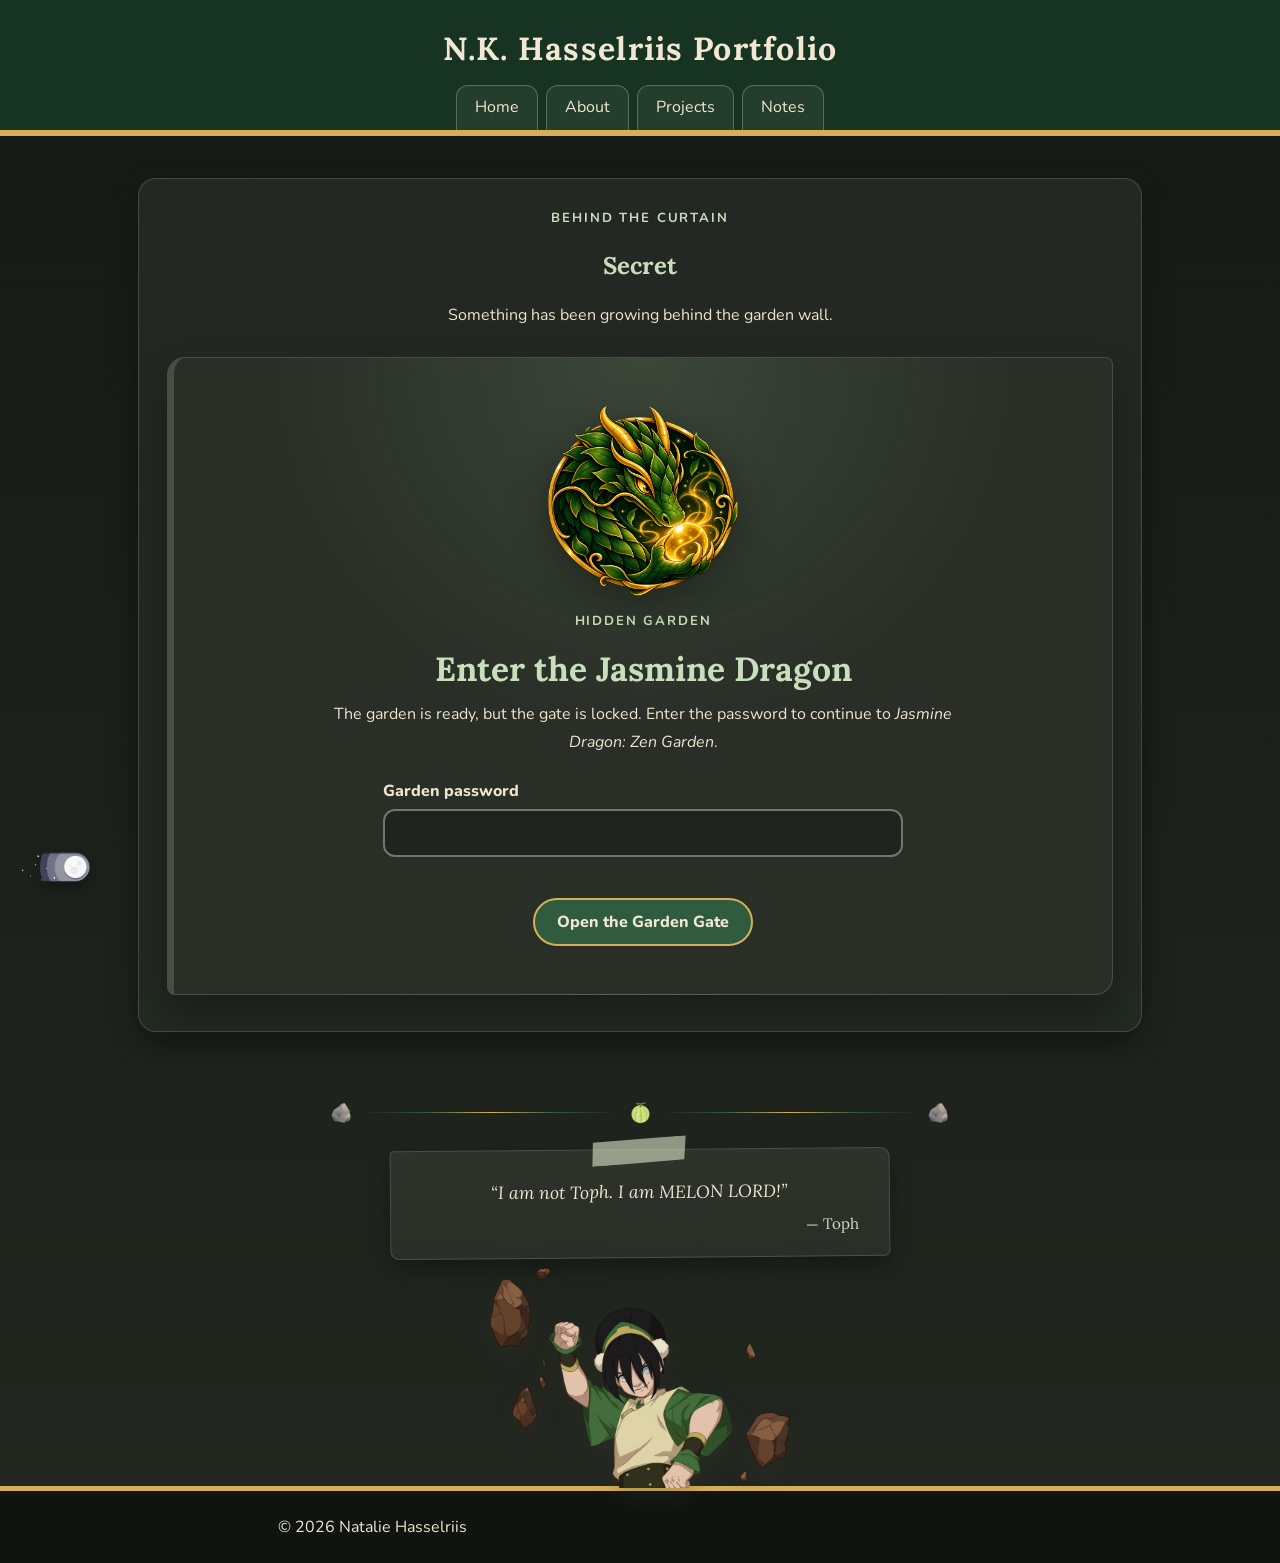
<file: secret.html>
<!DOCTYPE html>
<html lang="en">
<head>
    <meta charset="UTF-8">
    <meta name="viewport" content="width=device-width, initial-scale=1.0">
    <title>Natalie's Secret</title>
    <link rel="icon" type="image/png" href="https://images.squarespace-cdn.com/content/v1/68d9654d0cba3d433908582a/607da867-b0da-49b7-b2d4-81282bc70b76/2021-03-03-05.16.png?format=1000w">
    <script>
        document.documentElement.dataset.theme = localStorage.getItem('portfolio-theme') || 'dark';
    </script>
    <link rel="stylesheet" href="style.css?v=20260910-3">
    <script src="theme-toggle.js?v=20260909-1" defer></script>
</head>
<body>
<a class="skip-link" href="#main-content">Skip to main content</a>
<header>
    <h1>N.K. Hasselriis Portfolio</h1>
    <nav aria-label="Primary navigation">
        <a href="index.html">Home</a>
        <a href="about.html">About</a>
        <a href="projects.html">Projects</a>
        <a href="notebook.html">Notes</a>
    </nav>
</header>
<main id="main-content">
    <section class="secret-section" aria-labelledby="secret-title">
        <p class="section-kicker">Behind the Curtain</p>
        <h2 id="secret-title">Secret</h2>
        <p class="section-intro">Something has been growing behind the garden wall.</p>

        <article class="secret-feature-card secret-garden-gate" id="garden-gate" aria-labelledby="garden-gate-title">
            <img class="secret-garden-promo" src="assets/images/tea-garden-promo.png" alt="Jasmine Dragon emblem with a leafy green dragon surrounding a glowing golden orb">
            <p class="section-kicker">Hidden Garden</p>
            <h3 id="garden-gate-title">Enter the Jasmine Dragon</h3>
            <p class="secret-gate-copy">The garden is ready, but the gate is locked. Enter the password to continue to <em>Jasmine Dragon: Zen Garden</em>.</p>

            <form class="secret-password-form" id="secret-password-form" novalidate>
                <div class="secret-password-field">
                    <label for="secret-password">Garden password</label>
                    <input id="secret-password" name="secret-password" type="password" autocomplete="off" required aria-describedby="secret-password-error">
                    <p class="secret-password-error" id="secret-password-error" role="alert" aria-live="polite"></p>
                </div>
                <button class="secret-enter-button" type="submit">Open the Garden Gate</button>
            </form>
        </article>
    </section>
</main>

<div class="character-signoff toph-signoff" aria-label="A closing thought from Toph">
    <div class="character-divider" aria-hidden="true"><span>🪨</span><span class="divider-line"></span><span>🍈</span><span class="divider-line"></span><span>🪨</span></div>
    <blockquote class="character-note">
        <p>“I am not Toph. I am MELON LORD!”</p>
        <cite>— Toph</cite>
    </blockquote>
    <div class="character-mascot">
        <img src="assets/images/toph.png" alt="Illustration of Toph">
    </div>
</div>



<button class="theme-toggle" id="theme-toggle" type="button" aria-label="Switch to light mode" aria-pressed="true">
    <img id="theme-toggle-image" src="assets/images/theme-toggle/night.png" alt="" aria-hidden="true">
    <span class="visually-hidden" id="theme-toggle-text">Switch to light mode</span>
</button>
<footer><p>© 2026 Natalie Hasselriis</p></footer>
<script src="secret-gate.js"></script>
<script src="konami-jimothy.js?v=20260909-1"></script>
</body>
</html>
</file>
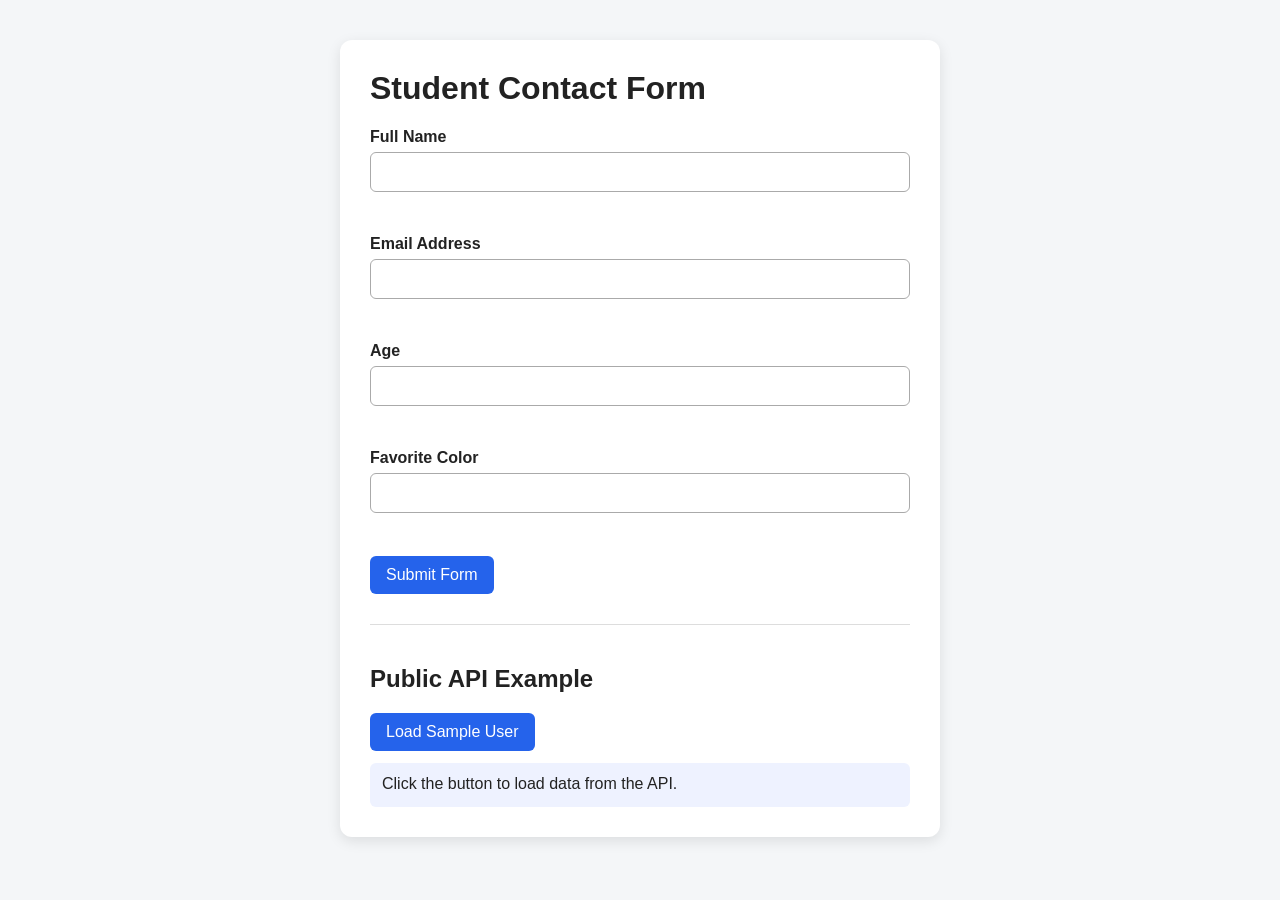
<file: Homework 8/form_validation_api.html>
<!DOCTYPE html>
<html lang="en">
<head>
  <meta charset="UTF-8">
  <meta name="viewport" content="width=device-width, initial-scale=1.0">
  <title>Homework 8 - Form Validation and API Fetch</title>
  <style>
    * {
      box-sizing: border-box;
    }

    body {
      font-family: Arial, sans-serif;
      background: #f4f6f8;
      color: #222;
      margin: 0;
      padding: 40px 20px;
    }

    main {
      max-width: 600px;
      margin: 0 auto;
      background: white;
      padding: 30px;
      border-radius: 12px;
      box-shadow: 0 4px 14px rgba(0, 0, 0, 0.1);
    }

    h1 {
      margin-top: 0;
    }

    .form-group {
      margin-bottom: 18px;
    }

    label {
      display: block;
      font-weight: bold;
      margin-bottom: 6px;
    }

    input {
      width: 100%;
      padding: 10px;
      border: 1px solid #aaa;
      border-radius: 6px;
      font-size: 1rem;
    }

    input:focus {
      outline: 2px solid #3b82f6;
      outline-offset: 1px;
    }

    .error {
      color: #b00020;
      min-height: 20px;
      margin: 5px 0 0;
      font-size: 0.9rem;
    }

    .success {
      color: #176b2c;
      font-weight: bold;
    }

    button {
      padding: 10px 16px;
      border: none;
      border-radius: 6px;
      background: #2563eb;
      color: white;
      font-size: 1rem;
      cursor: pointer;
    }

    button:hover {
      background: #1d4ed8;
    }

    #api-section {
      margin-top: 30px;
      padding-top: 20px;
      border-top: 1px solid #ddd;
    }

    #api-result {
      margin-top: 12px;
      padding: 12px;
      background: #eef2ff;
      border-radius: 6px;
      min-height: 44px;
    }
  </style>
</head>

<body>
  <main>
    <h1>Student Contact Form</h1>

    <form id="contact-form" novalidate>
      <div class="form-group">
        <label for="name">Full Name</label>
        <input type="text" id="name" name="name" required>
        <p class="error" id="name-error"></p>
      </div>

      <div class="form-group">
        <label for="email">Email Address</label>
        <input type="email" id="email" name="email" required>
        <p class="error" id="email-error"></p>
      </div>

      <div class="form-group">
        <label for="age">Age</label>
        <input type="number" id="age" name="age" min="1" required>
        <p class="error" id="age-error"></p>
      </div>

      <div class="form-group">
        <label for="favorite-color">Favorite Color</label>
        <input type="text" id="favorite-color" name="favorite-color" required>
        <p class="error" id="favorite-color-error"></p>
      </div>

      <button type="submit">Submit Form</button>
      <p id="form-message" aria-live="polite"></p>
    </form>

    <section id="api-section">
      <h2>Public API Example</h2>
      <button type="button" id="load-user">Load Sample User</button>
      <div id="api-result" aria-live="polite">
        Click the button to load data from the API.
      </div>
    </section>
  </main>

  <script>
    const form = document.getElementById("contact-form");
    const formMessage = document.getElementById("form-message");

    const fields = [
      {
        input: document.getElementById("name"),
        error: document.getElementById("name-error")
      },
      {
        input: document.getElementById("email"),
        error: document.getElementById("email-error")
      },
      {
        input: document.getElementById("age"),
        error: document.getElementById("age-error")
      },
      {
        input: document.getElementById("favorite-color"),
        error: document.getElementById("favorite-color-error")
      }
    ];

    // Clear each field's error as soon as the user starts correcting it.
    fields.forEach(function(field) {
      field.input.addEventListener("input", function() {
        field.error.textContent = "";
        formMessage.textContent = "";
      });
    });

    form.addEventListener("submit", function(event) {
      // Stop the browser from submitting/reloading the page.
      event.preventDefault();

      let formIsValid = true;

      // Check every required field for an empty value.
      fields.forEach(function(field) {
        if (field.input.value.trim() === "") {
          field.error.textContent = "This field is required.";
          formIsValid = false;
        }
      });

      // Format validation: email must contain an @ symbol.
      const email = document.getElementById("email");
      const emailError = document.getElementById("email-error");

      if (email.value.trim() !== "" && !email.value.includes("@")) {
        emailError.textContent = "Please enter a valid email address containing @.";
        formIsValid = false;
      }

      if (formIsValid) {
        formMessage.textContent = "Form submitted successfully!";
        formMessage.className = "success";
      } else {
        formMessage.textContent = "Please correct the errors above.";
        formMessage.className = "error";
      }
    });

    // Bonus: fetch data from the free JSONPlaceholder public API.
    const loadUserButton = document.getElementById("load-user");
    const apiResult = document.getElementById("api-result");

    loadUserButton.addEventListener("click", function() {
      apiResult.textContent = "Loading...";

      fetch("https://jsonplaceholder.typicode.com/users/1")
        .then(function(response) {
          if (!response.ok) {
            throw new Error("The API request was not successful.");
          }

          return response.json();
        })
        .then(function(data) {
          apiResult.innerHTML =
            "<strong>Name:</strong> " + data.name +
            "<br><strong>Email:</strong> " + data.email +
            "<br><strong>Company:</strong> " + data.company.name;
        })
        .catch(function(error) {
          apiResult.textContent = "Error: " + error.message;
        });
    });
  </script>
</body>
</html>
</file>
<file: style.css>
/* Asset cache version: 20260909-1 — bump HTML query strings when CSS/JS changes. */
@import url('https://fonts.googleapis.com/css2?family=Lora:wght@500;600;700&family=Nunito:wght@400;600;700&display=swap');

:root {
    --cream: #fbf8f1;
    --forest: #3e6b48;
    --sky: #82b5d8;
    --mustard: #cda349;
    --brown: #463a2f;
    --sage: #dde6c8;
    --paper: #f6edda;
}

* { box-sizing: border-box; }

body {
    margin: 0;
    background: linear-gradient(180deg, var(--cream), #f4eedf);
    color: var(--brown);
    font-family: 'Nunito', sans-serif;
    text-align: center;
}

header {
    padding: 28px 20px 0;
    background: var(--forest);
    color: var(--cream);
    border-bottom: 6px solid var(--mustard);
}

h1, h2, h3, h4 { font-family: 'Lora', serif; }
header h1 { margin: 0 0 16px; letter-spacing: .04em; }

nav {
    display: flex;
    justify-content: center;
    align-items: flex-end;
    gap: 8px;
    flex-wrap: wrap;
}

nav a {
    color: var(--cream);
    text-decoration: none;
    padding: 10px 18px 12px;
    border: 1px solid rgba(251,248,241,.35);
    border-bottom: 0;
    border-radius: 12px 12px 0 0;
    background: rgba(251,248,241,.08);
}

nav a:hover, nav a:focus, nav a[aria-current="page"] {
    background: var(--cream);
    color: var(--brown);
    border-color: var(--mustard);
}

main {
    width: min(100% - 32px, 1040px);
    margin: 0 auto;
    padding: 42px 0 56px;
}

section {
    margin: 0 auto 44px;
    padding: 28px;
    background: rgba(255,255,255,.58);
    border: 1px solid rgba(70,58,47,.18);
    border-radius: 18px;
    box-shadow: 0 14px 30px rgba(70,58,47,.10);
}

p { max-width: 70ch; margin: 0 auto 1em; text-align: left; line-height: 1.75; }
img { max-width: 100%; height: auto; display: block; }

.section-kicker {
    text-align: center;
    margin-bottom: 4px;
    color: var(--forest);
    font-weight: 700;
    text-transform: uppercase;
    letter-spacing: .14em;
    font-size: .82rem;
}
.section-intro { text-align: center; margin-bottom: 28px; }

.hero-scene {
    position: relative;
    min-height: 520px;
    display: grid;
    grid-template-columns: minmax(260px, .85fr) minmax(320px, 1.15fr);
    align-items: center;
    gap: 44px;
    overflow: hidden;
    background:
        radial-gradient(circle at 18% 22%, rgba(205,163,73,.28), transparent 32%),
        linear-gradient(135deg, #efe5c4, var(--sage));
    border: 4px solid var(--forest);
}

.iroh-portrait {
    align-self: end;
    display: flex;
    justify-content: center;
    height: 100%;
    min-height: 430px;
}

.iroh-portrait img {
    width: min(100%, 390px);
    height: 100%;
    max-height: 500px;
    object-fit: contain;
    object-position: center bottom;
    filter: drop-shadow(0 18px 14px rgba(70,58,47,.28));
}

.speech-bubble {
    position: relative;
    margin: 0;
    padding: 38px 42px 34px;
    background:
        linear-gradient(rgba(246,237,218,.94), rgba(246,237,218,.94)),
        radial-gradient(circle at center, var(--cream), var(--paper));
    color: var(--brown);
    border: 4px solid var(--forest);
    border-radius: 30px;
    box-shadow:
        0 0 0 7px var(--mustard),
        0 0 0 10px var(--forest),
        0 18px 28px rgba(70,58,47,.22);
    text-align: center;
}

.speech-bubble::before {
    content: '';
    position: absolute;
    left: -38px;
    top: 58%;
    width: 52px;
    height: 52px;
    background: var(--paper);
    border-left: 4px solid var(--forest);
    border-bottom: 4px solid var(--forest);
    box-shadow: -5px 5px 0 1px var(--mustard);
    transform: rotate(45deg);
    z-index: 0;
}

.speech-bubble > * {
    position: relative;
    z-index: 1;
}

#hero-quote {
    margin: 8px auto 18px;
    text-align: center;
    font-family: 'Lora', serif;
    font-size: clamp(1.35rem, 2.6vw, 2rem);
    line-height: 1.5;
    font-style: italic;
}

.speech-bubble cite {
    display: block;
    text-align: right;
    font-family: 'Lora', serif;
    font-size: 1.05rem;
    font-style: normal;
    color: var(--forest);
}

.earth-kingdom-mark {
    display: inline-block;
    margin-bottom: 8px;
    color: var(--forest);
    font-weight: 700;
    letter-spacing: .14em;
    text-transform: uppercase;
}

.about-intro {
    display: grid;
    grid-template-columns: minmax(220px, 300px) 1fr;
    gap: 34px;
    align-items: start;
    text-align: left;
}
.profile-photo {
    width: 100%;
    max-width: 300px;
    aspect-ratio: 4 / 5;
    object-fit: cover;
    border-radius: 18px;
    border: 6px solid var(--mustard);
    box-shadow: 0 12px 28px rgba(70,58,47,.22);
}
.about-copy h2 { margin-top: 0; }

.feature-row {
    display: grid;
    grid-template-columns: minmax(240px, 42%) 1fr;
    gap: 28px;
    align-items: center;
    margin: 0 0 28px;
    padding: 22px;
    background: rgba(251,248,241,.8);
    border: 1px solid rgba(70,58,47,.18);
    border-left: 7px solid var(--forest);
    border-radius: 14px;
    box-shadow: 0 8px 18px rgba(70,58,47,.08);
}
.feature-row.reverse { grid-template-columns: 1fr minmax(240px, 42%); border-left: 1px solid rgba(70,58,47,.18); border-right: 7px solid var(--mustard); }
.feature-row.reverse .feature-media, .feature-row.reverse .project-media { order: 2; }
.feature-row.reverse .feature-copy { order: 1; }
.feature-media img, .project-media img {
    width: 100%;
    height: 250px;
    object-fit: cover;
    border-radius: 10px;
    border: 3px solid var(--mustard);
}
.feature-copy { text-align: left; }
.feature-copy h3 { margin: 0 0 10px; color: var(--forest); }
.feature-copy p { margin-left: 0; }
.project-label { display: inline-block; margin-bottom: 8px; color: var(--mustard); font-weight: 700; text-transform: uppercase; letter-spacing: .1em; font-size: .8rem; }
.badge-media img { object-fit: contain; background: transparent; border: 0; }

.lego-wishlist {
    margin: 10px 0 0;
    padding: 14px 18px 14px 38px;
    text-align: left;
    background: var(--sage);
    border-left: 5px solid var(--forest);
    border-radius: 10px;
}
.lego-wishlist li { margin: 7px 0; }

footer { padding: 22px; background: var(--brown); color: var(--cream); border-top: 5px solid var(--mustard); }
footer p { margin: 0; text-align: center; }

@media (max-width: 760px) {
    header { padding-left: 12px; padding-right: 12px; }
    main { width: min(100% - 20px, 1040px); }
    section { padding: 20px; }
    .hero-scene, .about-intro, .feature-row, .feature-row.reverse { grid-template-columns: 1fr; }
    .feature-row.reverse .feature-media, .feature-row.reverse .project-media, .feature-row.reverse .feature-copy { order: initial; }
    .speech-bubble::before { left: 50%; top: -24px; transform: translateX(-50%) rotate(135deg); }
    .profile-photo { margin: auto; }
    .parchment-copy { inset: 14% 12% 10%; font-size: .92rem; }
    .feature-media img, .project-media img { height: auto; max-height: 320px; }
}

/* Accessibility and contact form */
.skip-link {
    position: fixed;
    top: 8px;
    left: 8px;
    z-index: 1000;
    padding: 10px 14px;
    background: var(--cream);
    color: var(--brown);
    border: 3px solid var(--mustard);
    border-radius: 8px;
    transform: translateY(-160%);
    transition: transform .2s ease;
}

.skip-link:focus {
    transform: translateY(0);
}

:focus-visible {
    outline: 3px solid #1f5f87;
    outline-offset: 4px;
}

.contact-section {
    text-align: left;
}

.contact-form {
    max-width: 780px;
    margin: 0 auto;
    padding: 24px;
    background: var(--paper);
    border: 2px solid rgba(70, 58, 47, .28);
    border-radius: 16px;
}

.form-grid {
    display: grid;
    grid-template-columns: repeat(2, minmax(0, 1fr));
    gap: 20px;
}

.form-field {
    margin-bottom: 22px;
}

.form-field label,
.contact-reason legend {
    display: block;
    margin-bottom: 7px;
    color: var(--brown);
    font-family: 'Lora', serif;
    font-weight: 700;
}

.form-field input,
.form-field textarea {
    width: 100%;
    padding: 12px 14px;
    border: 2px solid #756454;
    border-radius: 8px;
    background: #fffdf8;
    color: var(--brown);
    font: inherit;
}

.form-field textarea {
    resize: vertical;
    min-height: 150px;
}

.form-field input:focus,
.form-field textarea:focus {
    border-color: #1f5f87;
}

.field-help,
.field-error,
.form-status {
    max-width: none;
    margin: 6px 0 0;
    font-size: .92rem;
    line-height: 1.45;
}

.field-help {
    color: #5b4d40;
}

.field-error {
    min-height: 1.35em;
    color: #9b1c1c;
    font-weight: 700;
}

.has-error input,
.has-error textarea,
[aria-invalid="true"] {
    border-color: #9b1c1c;
    box-shadow: 0 0 0 2px rgba(155, 28, 28, .16);
}

.contact-reason {
    margin: 0 0 22px;
    padding: 18px;
    border: 2px solid rgba(70, 58, 47, .32);
    border-radius: 10px;
}

.choice-grid {
    display: grid;
    grid-template-columns: repeat(2, minmax(0, 1fr));
    gap: 12px 20px;
}

.choice-grid label,
.consent-row {
    display: flex;
    align-items: flex-start;
    gap: 10px;
    text-align: left;
}

.choice-grid input,
.consent-row input {
    width: 1.1rem;
    height: 1.1rem;
    margin-top: .18rem;
    accent-color: var(--forest);
    flex: 0 0 auto;
}

.consent-row {
    margin: 0 0 20px;
}

.form-submit {
    min-width: 160px;
    padding: 12px 20px;
    border: 2px solid var(--forest);
    border-radius: 10px;
    background: var(--forest);
    color: var(--cream);
    font: 700 1rem 'Nunito', sans-serif;
    cursor: pointer;
}

.form-submit:hover,
.form-submit:focus-visible {
    background: #2f5538;
}

.form-status {
    min-height: 1.5em;
    margin-top: 14px;
    font-weight: 700;
}

.form-status-error { color: #9b1c1c; }
.form-status-success { color: #245c31; }

@media (max-width: 900px) {
    .hero-scene {
        gap: 28px;
        grid-template-columns: minmax(220px, .8fr) minmax(280px, 1.2fr);
    }

    .speech-bubble {
        padding: 32px 30px;
    }

    .parchment-copy {
        inset: 18% 12% 10% 7%;
        padding-left: 56px;
    }
}

@media (max-width: 600px) {
    body { font-size: 1rem; }
    header { padding-top: 20px; }
    header h1 { font-size: clamp(1.45rem, 8vw, 2rem); }
    nav { gap: 4px; }
    nav a { padding: 9px 11px 11px; }
    main { width: min(100% - 16px, 1040px); padding-top: 28px; }
    section { padding: 16px; margin-bottom: 28px; border-radius: 12px; }
    .hero-scene { min-height: auto; gap: 20px; }
    .iroh-portrait { min-height: 300px; }
    .speech-bubble { padding: 28px 20px 24px; margin: 12px; }
    .about-intro { gap: 24px; }
    .profile-photo { max-width: 240px; }
    .parchment-page { background-size: 100% 100%; }
    .parchment-copy { inset: 15% 10% 8%; padding: 18px 12px; font-size: .82rem; }
    .parchment-copy p { line-height: 1.7; }
    .feature-row, .feature-row.reverse { padding: 15px; gap: 18px; }
    .form-grid, .choice-grid { grid-template-columns: 1fr; }
    .contact-form { padding: 16px; }
    .form-submit { width: 100%; }
}

@media (max-width: 380px) {
    nav a { font-size: .92rem; padding-inline: 8px; }
    .parchment-copy { font-size: .74rem; inset: 13% 8% 7%; }
    #hero-quote { font-size: 1.2rem; }
}

/* Journal-paper cards with decorative tape
   Shared across About interests, Campus features, and Projects. */
.interest-list .feature-row,
.campus-features .feature-row,
.project-list .feature-row {
    position: relative;
    isolation: isolate;
    overflow: visible;
    padding: 30px 26px 24px;
    background:
        linear-gradient(rgba(251, 248, 241, .93), rgba(246, 237, 218, .93)),
        repeating-linear-gradient(
            0deg,
            transparent 0,
            transparent 31px,
            rgba(130, 181, 216, .12) 32px
        );
    border: 1px solid rgba(70, 58, 47, .28);
    border-left: 1px solid rgba(70, 58, 47, .28);
    border-right: 1px solid rgba(70, 58, 47, .28);
    border-radius: 4px 12px 7px 10px;
    box-shadow:
        0 3px 0 rgba(70, 58, 47, .06),
        0 13px 22px rgba(70, 58, 47, .14);
    transform: rotate(-.35deg);
}

.interest-list .feature-row.reverse,
.campus-features .feature-row.reverse,
.project-list .feature-row.reverse {
    transform: rotate(.35deg);
}

/* Two pieces of translucent washi tape. */
.interest-list .feature-row::before,
.interest-list .feature-row::after,
.campus-features .feature-row::before,
.campus-features .feature-row::after,
.project-list .feature-row::before,
.project-list .feature-row::after {
    content: '';
    position: absolute;
    z-index: 3;
    width: 92px;
    height: 25px;
    pointer-events: none;
    opacity: .82;
    border: 1px solid rgba(70, 58, 47, .12);
    box-shadow: 0 2px 5px rgba(70, 58, 47, .12);
    background:
        repeating-linear-gradient(
            90deg,
            rgba(221, 230, 200, .9) 0 12px,
            rgba(205, 163, 73, .64) 12px 24px
        );
    clip-path: polygon(2% 8%, 98% 0, 96% 91%, 4% 100%);
}

.interest-list .feature-row::before,
.campus-features .feature-row::before,
.project-list .feature-row::before {
    top: -13px;
    left: 44px;
    transform: rotate(-7deg);
}

.interest-list .feature-row::after,
.campus-features .feature-row::after,
.project-list .feature-row::after {
    right: 44px;
    bottom: -12px;
    transform: rotate(6deg);
    background:
        repeating-linear-gradient(
            90deg,
            rgba(130, 181, 216, .7) 0 14px,
            rgba(221, 230, 200, .82) 14px 28px
        );
}

.interest-list .feature-row:nth-child(3n)::before,
.campus-features .feature-row:nth-child(3n)::before,
.project-list .feature-row:nth-child(3n)::before {
    background:
        repeating-linear-gradient(
            90deg,
            rgba(205, 163, 73, .72) 0 13px,
            rgba(246, 237, 218, .9) 13px 26px
        );
}

/* Photo-print treatment inside each journal card. */
.interest-list .feature-media img,
.campus-features .feature-media img,
.project-list .project-media img {
    padding: 7px 7px 18px;
    background: #fffdf8;
    border: 1px solid rgba(70, 58, 47, .25);
    border-radius: 3px;
    box-shadow: 0 7px 14px rgba(70, 58, 47, .16);
}

.campus-features .badge-media img {
    padding: 10px;
    background: rgba(255, 253, 248, .72);
}

/* Two page-level sections feel like pages in the same notebook. */
#campus-edu,
#projects-gallery {
    position: relative;
    background:
        linear-gradient(rgba(255,255,255,.54), rgba(255,255,255,.54)),
        radial-gradient(circle at 15% 10%, rgba(205,163,73,.12), transparent 26%),
        var(--paper);
}

#campus-edu::before,
#projects-gallery::before {
    content: '';
    position: absolute;
    top: -15px;
    left: 50%;
    width: 120px;
    height: 28px;
    transform: translateX(-50%) rotate(-2deg);
    background: rgba(221, 230, 200, .8);
    border: 1px solid rgba(70, 58, 47, .12);
    box-shadow: 0 2px 5px rgba(70, 58, 47, .1);
    clip-path: polygon(3% 4%, 97% 0, 100% 88%, 0 100%);
}

@media (max-width: 600px) {
    .interest-list .feature-row,
    .interest-list .feature-row.reverse,
    .campus-features .feature-row,
    .campus-features .feature-row.reverse,
    .project-list .feature-row,
    .project-list .feature-row.reverse {
        transform: none;
        padding: 24px 16px 19px;
    }

    .interest-list .feature-row::before,
    .campus-features .feature-row::before,
    .project-list .feature-row::before {
        left: 24px;
        width: 72px;
    }

    .interest-list .feature-row::after,
    .campus-features .feature-row::after,
    .project-list .feature-row::after {
        right: 24px;
        width: 72px;
    }
}

/* Contact form layout */
.contact-heading {
    text-align: center;
    margin-top: 0;
    margin-bottom: 24px;
}

.contact-layout {
    display: grid;
    grid-template-columns: minmax(0, 3fr) minmax(190px, 1fr);
    gap: 24px;
    align-items: start;
}

.contact-form {
    width: 100%;
    max-width: none;
    margin: 0;
    padding: 24px;
}

.contact-form .form-grid {
    gap: 16px;
}

.contact-form .form-field {
    margin-bottom: 14px;
}

.contact-form .form-grid .form-field {
    margin-bottom: 0;
}

.contact-form .field-error {
    min-height: 0;
    margin-top: 4px;
}

.contact-form .field-error:empty,
.contact-form .form-status:empty {
    display: none;
}

.contact-form textarea {
    min-height: 135px;
}

.contact-form .form-submit {
    margin-top: 2px;
}

.contact-form .form-status {
    margin-top: 12px;
}

.contact-sidebar {
    padding: 22px 18px;
    background: rgba(246, 237, 218, .82);
    border: 1px solid rgba(70, 58, 47, .25);
    border-radius: 12px;
}

.contact-sidebar h3 {
    margin-top: 0;
    color: var(--forest);
}

.contact-sidebar p {
    font-size: .95rem;
    line-height: 1.6;
}

.form-field input::placeholder,
.form-field textarea::placeholder {
    color: #817466;
    opacity: 1;
}

@media (max-width: 760px) {
    .contact-layout {
        grid-template-columns: 1fr;
    }

    .contact-sidebar {
        order: 2;
    }
}


/* Character footer signoff */
.character-signoff {
    width: min(100% - 32px, 1040px);
    margin: 0 auto;
    padding: 8px 0 0;
    text-align: center;
}

.character-divider {
    display: flex;
    align-items: center;
    justify-content: center;
    gap: 10px;
    width: min(92%, 620px);
    margin: 0 auto 24px;
    color: var(--forest);
    font-size: 1.15rem;
}

.character-divider .divider-line {
    flex: 1;
    height: 1px;
    background: linear-gradient(90deg, transparent, var(--forest), var(--mustard), var(--forest), transparent);
}

.character-note {
    position: relative;
    width: min(88%, 470px);
    margin: 0 auto 8px;
    padding: 28px 30px 22px;
    background:
        linear-gradient(rgba(251, 248, 241, .94), rgba(246, 237, 218, .96)),
        repeating-linear-gradient(0deg, transparent 0, transparent 29px, rgba(130, 181, 216, .13) 30px);
    border: 1px solid rgba(70, 58, 47, .28);
    border-radius: 4px 10px 6px 9px;
    box-shadow: 0 10px 20px rgba(70, 58, 47, .14);
    transform: rotate(-.5deg);
}

.character-note::before {
    content: '';
    position: absolute;
    top: -12px;
    left: 50%;
    width: 96px;
    height: 24px;
    transform: translateX(-50%) rotate(-3deg);
    background: rgba(221, 230, 200, .84);
    border: 1px solid rgba(70, 58, 47, .12);
    box-shadow: 0 2px 4px rgba(70, 58, 47, .10);
    clip-path: polygon(3% 7%, 98% 0, 95% 92%, 1% 100%);
}

.character-note p {
    margin: 0 auto 10px;
    text-align: center;
    font-family: 'Lora', serif;
    font-size: clamp(1rem, 2vw, 1.1rem);
    font-style: italic;
    line-height: 1.6;
}

.character-note cite {
    display: block;
    text-align: right;
    color: var(--forest);
    font-family: 'Lora', serif;
    font-style: normal;
    font-size: .95rem;
}

.character-mascot {
    display: flex;
    justify-content: center;
    align-items: flex-end;
    min-height: 190px;
    overflow: hidden;
}

.character-mascot img {
    width: min(46vw, 235px);
    max-height: 245px;
    object-fit: contain;
    object-position: center bottom;
    margin: 0 auto -2px;
    filter: drop-shadow(0 10px 9px rgba(70, 58, 47, .20));
}

@media (max-width: 600px) {
    .character-signoff { width: min(100% - 22px, 1040px); }
    .character-divider { width: 94%; gap: 7px; margin-bottom: 20px; }
    .character-note { width: 92%; padding: 24px 20px 18px; transform: none; }
    .character-mascot { min-height: 160px; }
    .character-mascot img { width: min(58vw, 205px); max-height: 215px; }
}
/* End character footer signoff */

/* ===== Iteration: responsive About intro + Archway feature + simplified Iroh signoff ===== */

/* Featured work at the top of Home. Styled like a taped journal entry. */
.archway-feature {
    display: grid;
    grid-template-columns: minmax(220px, 34%) minmax(0, 1fr);
    gap: 32px;
    align-items: center;
    position: relative;
    isolation: isolate;
    overflow: visible;
    padding: 32px;
    background:
        linear-gradient(rgba(251, 248, 241, .94), rgba(246, 237, 218, .94)),
        repeating-linear-gradient(0deg, transparent 0, transparent 31px, rgba(130, 181, 216, .12) 32px);
    border: 1px solid rgba(70, 58, 47, .28);
    border-radius: 6px 14px 8px 12px;
    box-shadow: 0 13px 24px rgba(70, 58, 47, .14);
}

.archway-feature::before,
.archway-feature::after {
    content: '';
    position: absolute;
    z-index: 3;
    width: 96px;
    height: 26px;
    pointer-events: none;
    opacity: .82;
    border: 1px solid rgba(70, 58, 47, .12);
    box-shadow: 0 2px 5px rgba(70, 58, 47, .12);
    clip-path: polygon(2% 8%, 98% 0, 96% 91%, 4% 100%);
}

.archway-feature::before {
    top: -13px;
    left: 42px;
    transform: rotate(-7deg);
    background: repeating-linear-gradient(90deg, rgba(221, 230, 200, .9) 0 12px, rgba(205, 163, 73, .64) 12px 24px);
}

.archway-feature::after {
    right: 42px;
    bottom: -12px;
    transform: rotate(6deg);
    background: repeating-linear-gradient(90deg, rgba(130, 181, 216, .7) 0 14px, rgba(221, 230, 200, .82) 14px 28px);
}

.archway-cover-card {
    width: 100%;
    max-width: 310px;
    justify-self: center;
    padding: 8px 8px 20px;
    background: #fffdf8;
    border: 1px solid rgba(70, 58, 47, .25);
    border-radius: 4px;
    box-shadow: 0 8px 18px rgba(70, 58, 47, .18);
    transform: rotate(-1deg);
}

.archway-cover-card img {
    width: 100%;
    aspect-ratio: 2 / 3;
    object-fit: cover;
}

.archway-cover-placeholder {
    display: grid;
    place-items: center;
    align-content: center;
    gap: 8px;
    min-height: 390px;
    aspect-ratio: 2 / 3;
    padding: 24px;
    background:
        radial-gradient(circle at 30% 25%, rgba(221, 230, 200, .72), transparent 30%),
        linear-gradient(145deg, var(--forest), #294b33);
    color: var(--cream);
    border: 3px solid var(--mustard);
    text-align: center;
}

.archway-cover-placeholder span {
    font-family: 'Lora', serif;
    font-size: clamp(2rem, 5vw, 3.4rem);
}

.archway-cover-placeholder small {
    font-size: .82rem;
    letter-spacing: .08em;
    text-transform: uppercase;
}

.archway-feature-copy {
    min-width: 0;
    text-align: left;
}

.archway-feature-copy .section-kicker {
    text-align: left;
    margin-left: 0;
}

.archway-feature-copy h2 {
    margin: 4px 0 8px;
    font-size: clamp(2rem, 4vw, 3rem);
}

.archway-feature-copy p {
    margin-left: 0;
}

/* Meet Natalie: shrink gracefully, then stack before the copy gets narrow. */
@media (max-width: 960px) {
    .about-intro {
        grid-template-columns: 210px minmax(0, 1fr);
        gap: 24px;
    }

    .profile-photo {
        max-width: 210px;
    }
}

@media (max-width: 820px) {
    .about-intro {
        grid-template-columns: 1fr;
        gap: 22px;
        padding: 24px;
    }

    .profile-photo {
        width: min(100%, 260px);
        max-width: 260px;
        margin: 0 auto;
    }

    .about-copy {
        width: 100%;
        min-width: 0;
    }

    .about-copy h2 {
        text-align: center;
    }
}

/* Iroh is a small footer mascot rather than a full layout block. */
.character-signoff {
    width: min(100% - 32px, 1040px);
    margin: 0 auto;
    padding: 12px 0 0;
}

.character-note {
    width: min(92%, 500px);
    margin-bottom: 10px;
}

.character-mascot {
    display: block;
    min-height: 0;
    overflow: visible;
    line-height: 0;
}

.character-mascot img {
    width: min(34vw, 190px);
    max-height: none;
    height: auto;
    object-fit: contain;
    margin: 10px auto 0;
    transform: none;
}

/* The old hero/speech-bubble and notebook rules are no longer part of this version. */
.hero-scene,
.iroh-portrait,
.speech-bubble,
.earth-kingdom-mark,
.parchment-page,
.parchment-copy {
    /* Intentionally unused; retained only to avoid affecting older markup if copied in. */
}

@media (max-width: 760px) {
    .archway-feature {
        grid-template-columns: 1fr;
        gap: 24px;
        padding: 26px 20px;
    }

    .archway-cover-card {
        width: min(78%, 280px);
    }

    .archway-feature-copy,
    .archway-feature-copy .section-kicker {
        text-align: center;
    }

    .archway-feature-copy p {
        text-align: left;
    }
}

@media (max-width: 600px) {
    .archway-feature {
        padding: 24px 16px 20px;
    }

    .archway-feature::before,
    .archway-feature::after {
        width: 72px;
    }

    .archway-feature::before { left: 24px; }
    .archway-feature::after { right: 24px; }

    .archway-cover-placeholder {
        min-height: 0;
    }

    .character-note {
        width: 94%;
    }

    .character-mascot img {
        width: min(44vw, 165px);
    }
}

/* Notebook placeholder page */
.notebook-section {
    position: relative;
    max-width: 860px;
    padding: 34px;
    background: rgba(255,255,255,.48);
}

.notebook-paper {
    position: relative;
    min-height: 430px;
    margin: 26px auto 4px;
    padding: 56px 52px 48px 78px;
    text-align: left;
    background:
        linear-gradient(90deg, transparent 0 48px, rgba(205,163,73,.42) 49px, rgba(205,163,73,.42) 51px, transparent 52px),
        repeating-linear-gradient(0deg, #fffdf8 0, #fffdf8 31px, rgba(130,181,216,.28) 32px, #fffdf8 33px);
    border: 1px solid rgba(70,58,47,.25);
    border-radius: 6px 12px 8px 10px;
    box-shadow: 0 12px 24px rgba(70,58,47,.13);
}

.notebook-paper::before {
    content: '';
    position: absolute;
    top: -13px;
    left: 50%;
    width: 108px;
    height: 25px;
    transform: translateX(-50%) rotate(-2deg);
    background: rgba(221,230,200,.82);
    border: 1px solid rgba(70,58,47,.12);
    box-shadow: 0 2px 5px rgba(70,58,47,.1);
    clip-path: polygon(3% 6%,98% 0,96% 92%,1% 100%);
}

.notebook-paper p { max-width: 58ch; margin-left: 0; }
.notebook-lead { font-family: 'Lora', serif; font-size: clamp(1.35rem,3vw,2rem); color: var(--forest); }

@media (max-width: 600px) {
    .notebook-section { padding: 18px; }
    .notebook-paper {
        min-height: 350px;
        padding: 44px 22px 36px 46px;
        background:
            linear-gradient(90deg, transparent 0 28px, rgba(205,163,73,.42) 29px, rgba(205,163,73,.42) 31px, transparent 32px),
            repeating-linear-gradient(0deg, #fffdf8 0, #fffdf8 31px, rgba(130,181,216,.28) 32px, #fffdf8 33px);
    }
}


/* Secret placeholder page */
.secret-section {
    width: min(100% - 36px, 1040px);
    margin: 0 auto;
    padding: 28px;
}

.secret-feature-card {
    position: relative;
    overflow: hidden;
    min-height: clamp(300px, 48vw, 470px);
    margin: 26px auto 8px;
    border: 1px solid rgba(70, 58, 47, .18);
    border-left: 7px solid var(--mustard);
    border-radius: 18px 8px 18px 8px;
    background: rgba(255, 252, 243, .78);
    box-shadow: 0 18px 38px rgba(54, 46, 37, .10);
}

.secret-feature-card::before {
    content: "";
    position: absolute;
    inset: 18px;
    border: 1px dashed rgba(70, 58, 47, .22);
    border-radius: 12px;
    pointer-events: none;
}

.secret-placeholder {
    position: absolute;
    inset: 0;
    display: grid;
    place-content: center;
    grid-auto-flow: column;
    gap: 12px;
}

.secret-placeholder span {
    width: 10px;
    height: 10px;
    border-radius: 50%;
    background: currentColor;
    opacity: .24;
}

@media (max-width: 640px) {
    .secret-section { width: min(100% - 24px, 1040px); padding: 18px; }
    .secret-feature-card { min-height: 280px; }
}
/* End Secret placeholder page */


/* ===== Secret Tunnel footer easter egg ===== */
/* Toph remains an ordinary footer mascot. The easter egg is a separate control
   parked just above the footer so the two interactions never fight for size. */
.toph-signoff .character-mascot {
    min-height: 205px;
}

.toph-signoff .character-mascot img {
    width: min(56vw, 300px);
    max-height: 225px;
    margin-bottom: -2px;
}

/* Keep the copyright visually centered regardless of nearby decorative controls. */
footer,
footer p {
    text-align: center;
}

.secret-easter-egg-anchor {
    position: relative;
    width: min(100% - 28px, 1120px);
    height: 0;
    margin: 0 auto;
    z-index: 30;
}

.mountain-trigger {
    position: absolute;
    right: 8px;
    bottom: 12px;
    display: grid;
    place-items: center;
    width: 46px;
    height: 46px;
    padding: 0;
    border: 1px solid rgba(70, 58, 47, .22);
    border-radius: 50%;
    background: rgba(251, 248, 241, .88);
    box-shadow: 0 7px 16px rgba(54, 46, 37, .15);
    color: inherit;
    font: inherit;
    font-size: 1.55rem;
    line-height: 1;
    cursor: pointer;
    transition: transform .18s ease, box-shadow .18s ease, background-color .18s ease;
}

.mountain-trigger:hover {
    transform: translateY(-2px) scale(1.04);
    background: rgba(251, 248, 241, 1);
    box-shadow: 0 9px 18px rgba(54, 46, 37, .20);
}

.mountain-trigger:focus-visible {
    outline: 3px solid var(--mustard);
    outline-offset: 3px;
}

.secret-tunnel-popout {
    position: fixed;
    left: 50%;
    bottom: 0;
    z-index: 1000;
    width: min(88vw, 430px);
    padding: 0 12px 10px;
    text-align: center;
    pointer-events: none;
    transform: translate(-50%, calc(100% + 28px));
    will-change: transform;
}

.secret-tunnel-popout.is-playing {
    animation: secretTunnelSlide 12s both;
}

.secret-tunnel-popout img {
    display: block;
    width: 100%;
    max-height: 285px;
    object-fit: cover;
    border: 4px solid rgba(251, 248, 241, .94);
    border-radius: 20px;
    box-shadow: 0 14px 34px rgba(24, 18, 12, .38);
}

.secret-tunnel-label {
    display: inline-block;
    position: relative;
    z-index: 1;
    margin: 0 auto -10px;
    padding: 8px 18px 10px;
    background: var(--cream);
    border: 1px solid rgba(70, 58, 47, .28);
    border-radius: 5px 9px 4px 8px;
    box-shadow: 0 7px 14px rgba(70, 58, 47, .16);
    color: var(--brown);
    font-family: 'Lora', serif;
    font-size: clamp(1.05rem, 3vw, 1.35rem);
    font-weight: 700;
    transform: rotate(-1deg);
}

/* One continuous rise, a calm hold, then one continuous dip below the viewport.
   There is deliberately no opacity animation or bounce, which avoids the visual
   hop/fade from the previous version. */
@keyframes secretTunnelSlide {
    0% {
        transform: translate(-50%, calc(100% + 28px));
        animation-timing-function: cubic-bezier(.16, 1, .3, 1);
    }
    10% {
        transform: translate(-50%, 0);
        animation-timing-function: linear;
    }
    90% {
        transform: translate(-50%, 0);
        animation-timing-function: cubic-bezier(.7, 0, .84, 0);
    }
    100% {
        transform: translate(-50%, calc(100% + 28px));
    }
}

@media (max-width: 600px) {
    .toph-signoff .character-mascot {
        min-height: 175px;
    }

    .toph-signoff .character-mascot img {
        width: min(72vw, 270px);
        max-height: 205px;
    }

    .secret-easter-egg-anchor {
        width: calc(100% - 16px);
    }

    .mountain-trigger {
        right: 4px;
        bottom: 10px;
        width: 42px;
        height: 42px;
        font-size: 1.4rem;
    }

    .secret-tunnel-popout {
        width: min(94vw, 390px);
    }

    .secret-tunnel-popout img {
        max-height: 240px;
        border-radius: 16px;
    }
}

@media (prefers-reduced-motion: reduce) {
    .secret-tunnel-popout.is-playing {
        animation: secretTunnelReduced 12s ease both;
    }
}

@keyframes secretTunnelReduced {
    0%, 100% { transform: translate(-50%, calc(100% + 28px)); }
    5%, 95% { transform: translate(-50%, 0); }
}
/* ===== End Secret Tunnel footer easter egg ===== */

/* Tea Garden Snake page */
.snake-intro {
    margin-bottom: 28px;
}

.snake-intro h2 {
    margin: 0 0 12px;
    font-size: clamp(2rem, 4.2vw, 3rem);
}

.snake-shell {
    display: grid;
    grid-template-columns: minmax(0, 1.35fr) minmax(260px, .8fr);
    gap: 24px;
    align-items: start;
    text-align: left;
}

.snake-board-card,
.snake-info-card {
    position: relative;
    background: rgba(251,248,241,.92);
    border: 1px solid rgba(70,58,47,.18);
    border-radius: 18px;
    box-shadow: 0 14px 30px rgba(70,58,47,.10);
}

.snake-board-card {
    padding: 24px;
}

.snake-info-card {
    margin-bottom: 18px;
    padding: 22px;
}

.snake-info-card:last-child {
    margin-bottom: 0;
}

.snake-board-card::before,
.snake-info-card::before {
    content: '';
    position: absolute;
    top: -12px;
    left: 28px;
    width: 74px;
    height: 24px;
    background: rgba(221,230,200,.88);
    border: 1px solid rgba(70,58,47,.10);
    transform: rotate(-3deg);
    box-shadow: 0 3px 7px rgba(70,58,47,.10);
}

.snake-board-card::after,
.snake-info-card::after {
    content: '';
    position: absolute;
    top: -10px;
    right: 36px;
    width: 52px;
    height: 18px;
    background: rgba(251,248,241,.9);
    border: 1px solid rgba(70,58,47,.08);
    transform: rotate(7deg);
    opacity: .75;
}

.snake-board-heading {
    display: flex;
    align-items: flex-start;
    justify-content: space-between;
    gap: 18px;
    margin-bottom: 18px;
}

.snake-board-heading h3,
.snake-info-card h3 {
    margin: 4px 0 0;
    color: var(--forest);
}

.snake-tea-label {
    margin: 6px 0 0;
    max-width: none;
    text-align: right;
    font-weight: 700;
    color: var(--forest);
}

.snake-stats {
    display: grid;
    grid-template-columns: repeat(4, minmax(0, 1fr));
    gap: 14px;
    margin-bottom: 18px;
}

.snake-stat-card {
    padding: 14px 12px;
    text-align: center;
    background: linear-gradient(180deg, rgba(246,237,218,.98), rgba(238,228,201,.94));
    border: 1px solid rgba(70,58,47,.16);
    border-radius: 14px;
}

.snake-stat-label {
    display: block;
    margin-bottom: 4px;
    font-size: .78rem;
    font-weight: 800;
    letter-spacing: .08em;
    text-transform: uppercase;
    color: var(--forest);
}

.snake-stat-value {
    display: block;
    font-family: 'Lora', serif;
    font-size: clamp(1.25rem, 2vw, 1.7rem);
}

.snake-canvas-frame {
    position: relative;
    overflow: hidden;
    border-radius: 20px;
    border: 6px solid #7b5c2d;
    box-shadow:
        inset 0 0 0 3px #d2b16c,
        0 18px 28px rgba(70,58,47,.18);
    background: radial-gradient(circle at 30% 20%, rgba(255,255,255,.22), transparent 30%), #26422d;
}

#snake-canvas {
    display: block;
    width: 100%;
    height: auto;
    background: #e7d4a7;
}

.snake-overlay {
    position: absolute;
    inset: 0;
    display: grid;
    place-items: center;
    padding: 20px;
    background: rgba(38, 57, 43, .56);
}

.snake-overlay[hidden] {
    display: none !important;
}

.snake-overlay-card {
    width: min(100%, 320px);
    padding: 24px;
    text-align: center;
    background: rgba(246,237,218,.98);
    border: 1px solid rgba(70,58,47,.18);
    border-radius: 20px;
    box-shadow: 0 18px 30px rgba(70,58,47,.18);
}

.snake-overlay-card h3 {
    margin: 4px 0 10px;
    color: var(--forest);
}

.snake-overlay-card p {
    text-align: center;
}

.snake-overlay-actions {
    display: flex;
    justify-content: center;
    flex-wrap: wrap;
    gap: 12px;
    margin-top: 10px;
}

.snake-controls {
    display: flex;
    justify-content: center;
    flex-wrap: wrap;
    gap: 12px;
    margin: 18px 0;
}

.snake-button {
    padding: 12px 18px;
    border: 2px solid var(--mustard);
    border-radius: 999px;
    background: var(--forest);
    color: var(--cream);
    font: inherit;
    font-weight: 800;
    cursor: pointer;
    transition: transform .15s ease, background .15s ease, color .15s ease;
}

.snake-button:hover,
.snake-button:focus-visible,
.touch-arrow:hover,
.touch-arrow:focus-visible {
    background: var(--mustard);
    color: var(--brown);
    transform: translateY(-1px);
}

.snake-button:disabled {
    opacity: .55;
    cursor: not-allowed;
    transform: none;
}

.snake-button-alt {
    background: rgba(251,248,241,.92);
    color: var(--brown);
}

.snake-meter-group {
    display: grid;
    grid-template-columns: 1fr 1fr;
    gap: 14px;
}

.snake-meter-card {
    padding: 16px;
    background: linear-gradient(180deg, rgba(255,255,255,.72), rgba(246,237,218,.95));
    border: 1px solid rgba(70,58,47,.16);
    border-radius: 14px;
}

.snake-meter-heading {
    display: flex;
    justify-content: space-between;
    gap: 12px;
    margin-bottom: 10px;
    font-weight: 700;
}

.snake-meter-heading strong {
    color: var(--forest);
}

.snake-meter-track {
    overflow: hidden;
    height: 14px;
    border-radius: 999px;
    background: rgba(70,58,47,.12);
}

.snake-meter-track span {
    display: block;
    height: 100%;
    width: 0;
    border-radius: inherit;
    background: linear-gradient(90deg, #6b9d45, #b7cf5d);
    transition: width .15s linear;
}

.snake-effect-tags {
    display: flex;
    flex-wrap: wrap;
    gap: 8px;
}

.snake-effect-chip {
    display: inline-flex;
    align-items: center;
    padding: 6px 10px;
    border-radius: 999px;
    background: rgba(62,107,72,.12);
    color: var(--forest);
    font-size: .88rem;
    font-weight: 700;
}

.snake-effect-chip-muted {
    background: rgba(70,58,47,.08);
    color: var(--brown);
}

.game-status {
    margin: 18px auto 0;
    text-align: center;
    font-weight: 700;
    color: var(--forest);
}

.snake-touch-controls {
    margin-top: 18px;
    display: grid;
    justify-content: center;
    gap: 10px;
}

.touch-arrow-row {
    display: flex;
    justify-content: center;
    gap: 10px;
}

.touch-arrow {
    width: 54px;
    height: 54px;
    border: 2px solid var(--mustard);
    border-radius: 14px;
    background: var(--forest);
    color: var(--cream);
    font: inherit;
    font-size: 1.1rem;
    font-weight: 800;
    cursor: pointer;
}

.snake-legend-list {
    display: grid;
    gap: 14px;
    padding: 0;
    margin: 0;
    list-style: none;
}

.snake-legend-list li {
    display: grid;
    grid-template-columns: auto 1fr;
    gap: 12px;
    align-items: center;
}

.snake-legend-list strong,
.snake-legend-list span {
    display: block;
}

.snake-legend-list span {
    font-size: .94rem;
}

.legend-icon {
    position: relative;
    width: 42px;
    height: 42px;
    flex: 0 0 42px;
}

.legend-leaf::before,
.legend-jasmine::before,
.legend-seed::before,
.legend-pot::before,
.legend-dragon::before,
.legend-lotus::before,
.legend-cup::before {
    content: '';
    position: absolute;
    inset: 0;
}

.legend-leaf::before {
    inset: 6px 11px 5px 13px;
    background: linear-gradient(160deg, #bada54, #5c8a2d);
    border-radius: 80% 12% 80% 12%;
    transform: rotate(42deg);
    box-shadow: inset -2px -2px 0 rgba(255,255,255,.28);
}

.legend-cup::before {
    inset: 10px 7px 8px 7px;
    border: 3px solid #5d77aa;
    border-radius: 0 0 12px 12px;
    background: #fff8ec;
}

.legend-cup::after {
    content: '';
    position: absolute;
    right: 1px;
    top: 14px;
    width: 10px;
    height: 12px;
    border: 3px solid #5d77aa;
    border-left: 0;
    border-radius: 0 10px 10px 0;
}

.legend-lotus::before {
    inset: 5px;
    border-radius: 8px;
    background: linear-gradient(180deg, #ebe3c8, #cfc397);
    border: 2px solid #96875f;
}

.legend-lotus::after,
.legend-jasmine::after {
    content: '✿';
    position: absolute;
    inset: 0;
    display: grid;
    place-items: center;
    color: #c39b2e;
    font-size: 1.2rem;
}

.legend-jasmine::before {
    inset: 4px;
    border-radius: 50%;
    background: radial-gradient(circle, #fffef8 0, #f3ead6 65%, rgba(255,255,255,.2) 100%);
}

.legend-seed::before {
    inset: 7px;
    border-radius: 50%;
    background: radial-gradient(circle, #d5df73 0, #93a848 70%, #66762a 100%);
    box-shadow: 0 0 16px rgba(214,223,115,.65);
}

.legend-pot::before {
    inset: 9px 8px 10px;
    background: #607351;
    border-radius: 45% 45% 38% 38%;
    box-shadow: inset 0 -4px 0 rgba(0,0,0,.12);
}

.legend-dragon::before {
    inset: 5px;
    border-radius: 50%;
    background: radial-gradient(circle, rgba(213,245,204,.9), rgba(91,148,79,.9) 62%, rgba(91,148,79,.2) 100%);
}

@media (max-width: 980px) {
    .snake-shell {
        grid-template-columns: 1fr;
    }
}

@media (max-width: 760px) {
    .snake-board-card,
    .snake-info-card {
        padding: 18px;
    }

    .snake-board-heading {
        flex-direction: column;
        margin-bottom: 16px;
    }

    .snake-tea-label {
        text-align: left;
    }

    .snake-stats,
    .snake-meter-group {
        grid-template-columns: 1fr 1fr;
    }
}

@media (max-width: 560px) {
    .snake-stats,
    .snake-meter-group {
        grid-template-columns: 1fr;
    }

    .snake-board-card::before,
    .snake-info-card::before {
        left: 18px;
        width: 58px;
    }

    .snake-board-card::after,
    .snake-info-card::after {
        right: 18px;
        width: 38px;
    }
}

/* Tea Garden Snake v4: difficulty start screen and stacked/frozen effect HUD */
.snake-board-meta {
    display: grid;
    gap: 4px;
    justify-items: end;
}

.snake-level-label {
    margin: 0;
    max-width: none;
    text-align: right;
    font-size: .9rem;
    color: var(--brown);
}

.snake-level-label strong {
    color: var(--forest);
}

.snake-overlay[data-mode="start"] .snake-overlay-card {
    width: min(100%, 460px);
    padding: 28px;
}

.snake-difficulty-grid {
    display: grid;
    grid-template-columns: repeat(3, minmax(0, 1fr));
    gap: 12px;
    margin-top: 20px;
}

.snake-difficulty-grid[hidden],
.snake-overlay-actions[hidden] {
    display: none !important;
}

.difficulty-card {
    min-height: 96px;
    padding: 14px 10px;
    border: 2px solid var(--mustard);
    border-radius: 16px;
    background: linear-gradient(180deg, rgba(255,255,255,.82), rgba(246,237,218,.96));
    color: var(--brown);
    font: inherit;
    cursor: pointer;
    box-shadow: 0 7px 14px rgba(70,58,47,.08);
    transition: transform .15s ease, background .15s ease, border-color .15s ease;
}

.difficulty-card strong,
.difficulty-card span {
    display: block;
}

.difficulty-card strong {
    margin-bottom: 5px;
    font-family: 'Lora', serif;
    font-size: 1.05rem;
    color: var(--forest);
}

.difficulty-card span {
    font-size: .86rem;
}

.difficulty-card:hover,
.difficulty-card:focus-visible {
    transform: translateY(-2px);
    background: var(--sage);
    border-color: var(--forest);
}

.snake-effect-chip {
    gap: 8px;
    padding: 7px 10px 7px 7px;
}

.snake-effect-icon {
    width: 28px;
    height: 28px;
    flex: 0 0 28px;
}

.snake-effect-copy {
    display: grid;
    gap: 0;
    line-height: 1.15;
}

.snake-effect-copy strong,
.snake-effect-copy span {
    display: block;
}

.snake-effect-copy strong {
    font-size: .82rem;
}

.snake-effect-copy span {
    margin-top: 2px;
    font-size: .76rem;
    color: var(--brown);
}

.snake-effect-icon.legend-cup::after {
    right: -1px;
    top: 9px;
    width: 7px;
    height: 8px;
    border-width: 2px;
}

@media (max-width: 760px) {
    .snake-board-meta {
        justify-items: start;
    }

    .snake-level-label {
        text-align: left;
    }
}

@media (max-width: 520px) {
    .snake-difficulty-grid {
        grid-template-columns: 1fr;
    }

    .difficulty-card {
        min-height: 72px;
    }
}

/* Tea Garden Snake v5: custom board, round prototype snake, and clearer spacing */
.snake-canvas-frame {
    border-radius: 26px;
    border: 3px solid #7b5c2d;
    box-shadow:
        0 0 0 3px rgba(205, 163, 73, .32),
        0 18px 30px rgba(70,58,47,.18);
    background: #8f7848;
}

#snake-canvas {
    border-radius: 22px;
    background: #aa925d;
}

.snake-meter-group {
    margin-top: 30px;
}

.snake-how-to {
    margin-top: 34px;
    padding-top: 24px;
    border-top: 1px solid rgba(70,58,47,.16);
}

.snake-how-to h3 {
    margin-top: 4px;
    color: var(--forest);
}

.snake-how-to p:last-child {
    margin-bottom: 0;
}

.game-status {
    margin-top: 26px;
}

@media (max-width: 760px) {
    .snake-meter-group {
        margin-top: 24px;
    }

    .snake-how-to {
        margin-top: 28px;
        padding-top: 20px;
    }
}


/* Tea Garden Snake v6: integrated dragon and item art assets */
.legend-icon {
    background-repeat: no-repeat;
    background-position: center;
    background-size: contain;
}

.legend-icon::before,
.legend-icon::after {
    content: none !important;
    display: none !important;
}

.legend-leaf {
    background-image: url('assets/images/snake/item-tea-leaf.png');
}

.legend-cup {
    background-image: url('assets/images/snake/item-tea-cup.png');
}

.legend-lotus {
    background-image: url('assets/images/snake/item-white-lotus-tile.png');
}

.legend-jasmine {
    background-image: url('assets/images/snake/item-jasmine-blossom.png');
}

.legend-seed {
    background-image: url('assets/images/snake/item-lotus-seed.png');
}

.legend-pot {
    background-image: url('assets/images/snake/item-teapot.png');
}

.legend-dragon {
    background-image: url('assets/images/snake/item-dragon-tea.png');
    filter: hue-rotate(-18deg) saturate(1.12) brightness(1.04);
}

.snake-effect-chip {
    align-items: center;
}

.snake-effect-icon {
    width: 30px;
    height: 30px;
    flex: 0 0 30px;
}


/* Tea Garden Snake v6: use uploaded item art in the sidebar and effect chips */
.legend-leaf,
.legend-cup,
.legend-lotus,
.legend-jasmine,
.legend-seed,
.legend-pot {
    background-position: center;
    background-repeat: no-repeat;
    background-size: contain;
    filter: drop-shadow(0 2px 4px rgba(70,58,47,.18));
}

.legend-leaf::before,
.legend-leaf::after,
.legend-cup::before,
.legend-cup::after,
.legend-lotus::before,
.legend-lotus::after,
.legend-jasmine::before,
.legend-jasmine::after,
.legend-seed::before,
.legend-seed::after,
.legend-pot::before,
.legend-pot::after {
    content: none !important;
}

.legend-leaf {
    background-image: url('assets/images/snake/item-tea-leaf.png');
}

.legend-cup {
    background-image: url('assets/images/snake/item-tea-cup.png');
}

.legend-lotus {
    background-image: url('assets/images/snake/item-white-lotus-tile.png');
}

.legend-jasmine {
    background-image: url('assets/images/snake/item-jasmine-blossom.png');
}

.legend-seed {
    background-image: url('assets/images/snake/item-lotus-seed.png');
}

.legend-pot {
    background-image: url('assets/images/snake/item-teapot.png');
}

/* ===== Secret page: Jasmine Dragon garden gate ===== */
.secret-garden-gate {
    min-height: 0;
    display: grid;
    justify-items: center;
    gap: 10px;
    padding: clamp(28px, 5vw, 48px);
    text-align: center;
    background:
        radial-gradient(circle at 50% 0%, rgba(221, 230, 200, .58), transparent 48%),
        rgba(251, 248, 241, .94);
}

.secret-garden-gate::before {
    content: none;
    display: none;
}

.secret-garden-promo {
    display: block;
    width: clamp(132px, 18vw, 190px);
    aspect-ratio: 1;
    object-fit: contain;
    margin: 0 auto 4px;
    filter: drop-shadow(0 10px 18px rgba(54, 46, 37, .16));
}

.secret-garden-gate h3 {
    margin: 0;
    color: var(--forest);
    font-size: clamp(1.55rem, 4vw, 2.1rem);
}

.secret-gate-copy {
    max-width: 620px;
    margin: 0 auto 8px;
    text-align: center;
}

.secret-password-form {
    width: min(100%, 520px);
    display: grid;
    gap: 14px;
    margin-top: 6px;
}

.secret-password-field {
    display: grid;
    gap: 7px;
    text-align: left;
}

.secret-password-field label {
    font-weight: 800;
    color: var(--brown);
}

.secret-password-field input {
    width: 100%;
    min-height: 48px;
    padding: 11px 14px;
    border: 2px solid rgba(70, 58, 47, .5);
    border-radius: 12px;
    background: rgba(255, 253, 248, .96);
    color: var(--brown);
    font: inherit;
}

.secret-password-field input:focus-visible {
    outline: 3px solid var(--mustard);
    outline-offset: 2px;
    border-color: var(--forest);
}

.secret-password-field input[aria-invalid="true"] {
    border-color: #9b382f;
}

.secret-password-error {
    min-height: 1.35em;
    margin: 0;
    color: #842f29;
    font-size: .92rem;
    font-weight: 700;
}

.secret-enter-button {
    justify-self: center;
    min-height: 46px;
    padding: 11px 22px;
    border: 2px solid var(--mustard);
    border-radius: 999px;
    background: var(--forest);
    color: var(--cream);
    font: inherit;
    font-weight: 800;
    cursor: pointer;
    transition: transform .15s ease, background .15s ease, color .15s ease;
}

.secret-enter-button:hover,
.secret-enter-button:focus-visible {
    background: var(--mustard);
    color: var(--brown);
    transform: translateY(-1px);
}

@media (max-width: 560px) {
    .secret-garden-gate {
        padding: 24px 18px;
    }

    .secret-garden-promo {
        width: 138px;
    }

    .secret-enter-button {
        width: 100%;
    }
}
/* ===== End Secret page garden gate ===== */

/* ===== Restored light / dark theme system (dark is the default) ===== */
:root {
    color-scheme: light;
    --page-start: #fbf8f1;
    --page-end: #f4eedf;
    --surface: rgba(255, 255, 255, .58);
    --surface-strong: rgba(251, 248, 241, .92);
    --surface-paper: #f6edda;
    --line: rgba(70, 58, 47, .18);
    --shadow: rgba(70, 58, 47, .10);
    --shadow-strong: rgba(70, 58, 47, .22);
    --input-bg: #fffdf8;
    --muted-text: #5b4d40;
}

html[data-theme="dark"] {
    color-scheme: dark;
    --cream: #f1e7d2;
    --forest: #315b3f;
    --sky: #6f9eb8;
    --mustard: #d6af57;
    --brown: #eee4cf;
    --sage: #465545;
    --paper: #302f28;
    --page-start: #151915;
    --page-end: #222720;
    --surface: rgba(37, 43, 36, .94);
    --surface-strong: rgba(46, 52, 43, .96);
    --surface-paper: #302f28;
    --line: rgba(241, 231, 210, .17);
    --shadow: rgba(0, 0, 0, .30);
    --shadow-strong: rgba(0, 0, 0, .48);
    --input-bg: #1f241f;
    --muted-text: #cec2ad;
}

body {
    background: linear-gradient(180deg, var(--page-start), var(--page-end));
    transition: background-color .35s ease, color .35s ease;
}

section {
    background: var(--surface);
    border-color: var(--line);
    box-shadow: 0 14px 30px var(--shadow);
    transition: background-color .35s ease, border-color .35s ease, box-shadow .35s ease, color .35s ease;
}

.feature-row,
.project-list .feature-row,
.campus-features .feature-row {
    background: var(--surface-strong);
    border-color: var(--line);
    box-shadow: 0 8px 18px var(--shadow);
}

.feature-row.reverse,
.project-list .feature-row.reverse,
.campus-features .feature-row.reverse {
    border-left-color: var(--line);
}

html[data-theme="dark"] header {
    background: #173423;
}

html[data-theme="dark"] nav a {
    border-color: rgba(241, 231, 210, .28);
    background: rgba(241, 231, 210, .06);
}

html[data-theme="dark"] nav a:hover,
html[data-theme="dark"] nav a:focus,
html[data-theme="dark"] nav a[aria-current="page"] {
    background: #e1d3b8;
    color: #302a22;
    border-color: var(--mustard);
}

html[data-theme="dark"] .skip-link {
    background: #f1e7d2;
    color: #302a22;
}

/* Keep green accents readable against dark surfaces without turning green controls light. */
html[data-theme="dark"] h2,
html[data-theme="dark"] h3,
html[data-theme="dark"] .section-kicker,
html[data-theme="dark"] .feature-copy h3,
html[data-theme="dark"] .earth-kingdom-mark,
html[data-theme="dark"] .character-note cite,
html[data-theme="dark"] .contact-sidebar h3,
html[data-theme="dark"] .notebook-lead,
html[data-theme="dark"] .snake-board-heading h3,
html[data-theme="dark"] .snake-info-card h3,
html[data-theme="dark"] .snake-stat-label,
html[data-theme="dark"] .snake-tea-label,
html[data-theme="dark"] .snake-meter-heading strong,
html[data-theme="dark"] .game-status,
html[data-theme="dark"] .snake-level-label strong,
html[data-theme="dark"] .secret-garden-gate h3 {
    color: #c7dfbc;
}

html[data-theme="dark"] .project-label {
    color: #f0c96a;
}

html[data-theme="dark"] footer {
    background: #10140f;
}

html[data-theme="dark"] .archway-feature {
    background:
        linear-gradient(rgba(45, 50, 42, .96), rgba(39, 44, 37, .96)),
        repeating-linear-gradient(0deg, transparent 0, transparent 31px, rgba(111, 158, 184, .10) 32px);
    border-color: var(--line);
    box-shadow: 0 13px 24px var(--shadow);
}

html[data-theme="dark"] .archway-cover-card {
    background: #252922;
    border-color: var(--line);
    box-shadow: 0 8px 18px var(--shadow-strong);
}

html[data-theme="dark"] .character-note {
    background:
        linear-gradient(rgba(47, 51, 43, .97), rgba(43, 47, 40, .98)),
        repeating-linear-gradient(0deg, transparent 0, transparent 29px, rgba(111, 158, 184, .10) 30px);
    border-color: var(--line);
    box-shadow: 0 10px 20px var(--shadow);
}

html[data-theme="dark"] .character-note::before,
html[data-theme="dark"] .archway-feature::before,
html[data-theme="dark"] .snake-board-card::before,
html[data-theme="dark"] .snake-info-card::before,
html[data-theme="dark"] .notebook-paper::before {
    opacity: .72;
}

html[data-theme="dark"] .contact-form,
html[data-theme="dark"] .contact-sidebar {
    background: var(--surface-paper);
    border-color: var(--line);
}

html[data-theme="dark"] .form-field label,
html[data-theme="dark"] .contact-reason legend,
html[data-theme="dark"] .secret-password-field label {
    color: var(--brown);
}

html[data-theme="dark"] .form-field input,
html[data-theme="dark"] .form-field textarea,
html[data-theme="dark"] .secret-password-field input {
    background: var(--input-bg);
    color: var(--brown);
    border-color: rgba(238, 228, 207, .42);
}

html[data-theme="dark"] .form-field input::placeholder,
html[data-theme="dark"] .form-field textarea::placeholder {
    color: #a99f8f;
}

html[data-theme="dark"] .field-help,
html[data-theme="dark"] .snake-effect-copy span {
    color: var(--muted-text);
}

html[data-theme="dark"] .form-status-error,
html[data-theme="dark"] .field-error,
html[data-theme="dark"] .secret-password-error {
    color: #ffaaa1;
}

html[data-theme="dark"] .form-status-success {
    color: #a8d6ad;
}

html[data-theme="dark"] .notebook-section {
    background: var(--surface);
}

html[data-theme="dark"] .notebook-paper {
    background:
        linear-gradient(90deg, transparent 0 48px, rgba(214,175,87,.34) 49px, rgba(214,175,87,.34) 51px, transparent 52px),
        repeating-linear-gradient(0deg, #292d27 0, #292d27 31px, rgba(111,158,184,.18) 32px, #292d27 33px);
    border-color: var(--line);
    box-shadow: 0 12px 24px var(--shadow);
}

html[data-theme="dark"] .secret-feature-card,
html[data-theme="dark"] .secret-garden-gate {
    border-color: var(--line);
    background:
        radial-gradient(circle at 50% 0%, rgba(70, 85, 69, .65), transparent 48%),
        rgba(42, 47, 39, .97);
    box-shadow: 0 18px 38px var(--shadow);
}

html[data-theme="dark"] .secret-garden-promo {
    filter: drop-shadow(0 10px 18px rgba(0, 0, 0, .34));
}

html[data-theme="dark"] .snake-board-card,
html[data-theme="dark"] .snake-info-card {
    background: rgba(43, 48, 40, .97);
    border-color: var(--line);
    box-shadow: 0 14px 30px var(--shadow);
}

html[data-theme="dark"] .snake-board-card::after,
html[data-theme="dark"] .snake-info-card::after {
    background: rgba(215, 204, 181, .55);
}

html[data-theme="dark"] .snake-stat-card,
html[data-theme="dark"] .snake-meter-card,
html[data-theme="dark"] .snake-overlay-card,
html[data-theme="dark"] .difficulty-card {
    background: linear-gradient(180deg, rgba(56, 59, 49, .98), rgba(45, 49, 41, .98));
    border-color: var(--line);
    color: var(--brown);
}

html[data-theme="dark"] .snake-button-alt {
    background: #30362e;
    color: var(--brown);
}

html[data-theme="dark"] .snake-meter-track {
    background: rgba(238, 228, 207, .13);
}

html[data-theme="dark"] .snake-effect-chip {
    background: rgba(133, 174, 125, .15);
    color: #d5e8cc;
}

html[data-theme="dark"] .snake-effect-chip-muted {
    background: rgba(238, 228, 207, .10);
    color: #ddd2bd;
}

html[data-theme="dark"] .difficulty-card:hover,
html[data-theme="dark"] .difficulty-card:focus-visible {
    background: #485943;
}

/* The illustrated game board and supplied artwork retain their authored colors. */
html[data-theme="dark"] #snake-canvas,
html[data-theme="dark"] .secret-garden-promo,
html[data-theme="dark"] .character-mascot img,
html[data-theme="dark"] .profile-photo,
html[data-theme="dark"] .feature-media img,
html[data-theme="dark"] .project-media img,
html[data-theme="dark"] .archway-cover-card img {
    color-scheme: normal;
}

/* Floating animated theme control */
.theme-toggle {
    position: fixed;
    left: 18px;
    bottom: 18px;
    z-index: 1000;
    width: clamp(58px, 6vw, 72px);
    padding: 0;
    border: 0;
    border-radius: 999px;
    background: transparent;
    cursor: pointer;
    filter: drop-shadow(0 7px 8px rgba(0, 0, 0, .28));
    transition: transform .2s ease, filter .2s ease;
}

.theme-toggle:hover {
    transform: translateY(-3px) scale(1.025);
    filter: drop-shadow(0 10px 10px rgba(0, 0, 0, .34));
}

.theme-toggle:active {
    transform: translateY(0) scale(.98);
}

.theme-toggle:focus-visible {
    outline: 4px solid var(--mustard);
    outline-offset: 5px;
}

.theme-toggle img {
    width: 100%;
    height: auto;
    display: block;
    pointer-events: none;
}

.visually-hidden {
    position: absolute !important;
    width: 1px !important;
    height: 1px !important;
    padding: 0 !important;
    margin: -1px !important;
    overflow: hidden !important;
    clip: rect(0, 0, 0, 0) !important;
    white-space: nowrap !important;
    border: 0 !important;
}

@media (max-width: 600px) {
    .theme-toggle {
        left: 10px;
        bottom: 10px;
        width: 56px;
    }

    html[data-theme="dark"] .notebook-paper {
        background:
            linear-gradient(90deg, transparent 0 28px, rgba(214,175,87,.34) 29px, rgba(214,175,87,.34) 31px, transparent 32px),
            repeating-linear-gradient(0deg, #292d27 0, #292d27 31px, rgba(111,158,184,.18) 32px, #292d27 33px);
    }
}

@media (prefers-reduced-motion: reduce) {
    .theme-toggle:hover,
    .theme-toggle:active {
        transform: none;
    }
}
/* ===== End restored theme system ===== */

/* ===== Dark-theme polish pass: notebook sections and Secret Tunnel ===== */
/* The Secret page established the target dark palette: deep olive surfaces,
   warm cream copy, sage accents, and mustard borders. Apply that language to
   the notebook-style Campus, Interests, and Projects areas as well. */
html[data-theme="dark"] #campus-edu,
html[data-theme="dark"] #projects-gallery {
    background:
        radial-gradient(circle at 15% 10%, rgba(214, 175, 87, .08), transparent 28%),
        linear-gradient(180deg, rgba(38, 45, 37, .98), rgba(31, 37, 31, .98));
    border-color: var(--line);
}

html[data-theme="dark"] #personal-interests {
    background: linear-gradient(180deg, rgba(35, 42, 35, .97), rgba(30, 36, 30, .97));
    border-color: var(--line);
}

html[data-theme="dark"] .interest-list .feature-row,
html[data-theme="dark"] .campus-features .feature-row,
html[data-theme="dark"] .project-list .feature-row {
    background:
        linear-gradient(rgba(47, 54, 45, .97), rgba(42, 49, 41, .97)),
        repeating-linear-gradient(
            0deg,
            transparent 0,
            transparent 31px,
            rgba(111, 158, 184, .10) 32px
        );
    border-color: rgba(241, 231, 210, .17);
    color: var(--brown);
    box-shadow:
        0 3px 0 rgba(0, 0, 0, .12),
        0 13px 22px rgba(0, 0, 0, .24);
}

html[data-theme="dark"] .interest-list .feature-row p,
html[data-theme="dark"] .campus-features .feature-row p,
html[data-theme="dark"] .project-list .feature-row p,
html[data-theme="dark"] #campus-edu .section-intro,
html[data-theme="dark"] #projects-gallery .section-intro,
html[data-theme="dark"] #personal-interests .section-intro {
    color: #eee4cf;
}

html[data-theme="dark"] .interest-list .feature-media img,
html[data-theme="dark"] .campus-features .feature-media img,
html[data-theme="dark"] .project-list .project-media img {
    background: #222820;
    border-color: rgba(241, 231, 210, .20);
    box-shadow: 0 7px 14px rgba(0, 0, 0, .28);
}

html[data-theme="dark"] .campus-features .badge-media img {
    background: rgba(31, 37, 31, .82);
}

/* Keep the Secret Tunnel title readable in dark mode.  The base rule uses
   --cream for the background and --brown for the text; both become light in
   dark mode, so give the label a deliberately dark paper surface instead. */
html[data-theme="dark"] .secret-tunnel-label {
    background: #30372e;
    color: #f1e7d2;
    border-color: rgba(214, 175, 87, .62);
    box-shadow: 0 7px 16px rgba(0, 0, 0, .36);
}

/* ===== Smooth theme crossfade pass ===== */
/* Chromium-based browsers use the View Transitions API for a true crossfade,
   which also softens changes to gradients and notebook-paper backgrounds. */
::view-transition-old(root),
::view-transition-new(root) {
    animation-duration: .52s;
    animation-timing-function: ease-in-out;
}

/* Fallback for browsers without View Transitions.  These rules are active
   only while the theme is changing, so ordinary hover and game animations
   keep their original timing. */
html.theme-transitioning body,
html.theme-transitioning header,
html.theme-transitioning footer,
html.theme-transitioning main,
html.theme-transitioning section,
html.theme-transitioning article,
html.theme-transitioning nav,
html.theme-transitioning nav a,
html.theme-transitioning h1,
html.theme-transitioning h2,
html.theme-transitioning h3,
html.theme-transitioning h4,
html.theme-transitioning p,
html.theme-transitioning label,
html.theme-transitioning legend,
html.theme-transitioning input,
html.theme-transitioning textarea,
html.theme-transitioning button,
html.theme-transitioning .feature-row,
html.theme-transitioning .project-label,
html.theme-transitioning .archway-feature,
html.theme-transitioning .archway-cover-card,
html.theme-transitioning .character-note,
html.theme-transitioning .contact-form,
html.theme-transitioning .contact-sidebar,
html.theme-transitioning .notebook-section,
html.theme-transitioning .notebook-paper,
html.theme-transitioning .secret-feature-card,
html.theme-transitioning .secret-garden-gate,
html.theme-transitioning .secret-tunnel-label,
html.theme-transitioning .snake-board-card,
html.theme-transitioning .snake-info-card,
html.theme-transitioning .snake-stat-card,
html.theme-transitioning .snake-meter-card,
html.theme-transitioning .snake-overlay-card,
html.theme-transitioning .difficulty-card,
html.theme-transitioning .snake-button,
html.theme-transitioning .snake-effect-chip {
    transition-property: background-color, color, border-color, box-shadow, opacity;
    transition-duration: .52s;
    transition-timing-function: ease-in-out;
}

@media (prefers-reduced-motion: reduce) {
    ::view-transition-old(root),
    ::view-transition-new(root) {
        animation-duration: 0s;
    }

    html.theme-transitioning body,
    html.theme-transitioning header,
    html.theme-transitioning footer,
    html.theme-transitioning main,
    html.theme-transitioning section,
    html.theme-transitioning article,
    html.theme-transitioning nav,
    html.theme-transitioning nav a,
    html.theme-transitioning h1,
    html.theme-transitioning h2,
    html.theme-transitioning h3,
    html.theme-transitioning h4,
    html.theme-transitioning p,
    html.theme-transitioning label,
    html.theme-transitioning legend,
    html.theme-transitioning input,
    html.theme-transitioning textarea,
    html.theme-transitioning button {
        transition-duration: 0s;
    }
}
/* ===== End smooth theme crossfade pass ===== */

/* ===== Home-page lotus compliment easter egg ===== */
.lotus-compliment-trigger {
    position: fixed;
    left: 24px;
    bottom: 104px;
    z-index: 1010;
    display: grid;
    place-items: center;
    width: 48px;
    height: 48px;
    padding: 0;
    border: 1px solid rgba(70, 58, 47, .22);
    border-radius: 50%;
    background: rgba(251, 248, 241, .92);
    box-shadow: 0 7px 16px rgba(54, 46, 37, .18);
    color: inherit;
    font: inherit;
    font-size: 1.65rem;
    line-height: 1;
    cursor: pointer;
    transition: transform .18s ease, box-shadow .18s ease, background-color .35s ease, border-color .35s ease;
}

.lotus-compliment-trigger:hover {
    transform: translateY(-2px) scale(1.05);
    box-shadow: 0 10px 20px rgba(54, 46, 37, .22);
}

.lotus-compliment-trigger:focus-visible {
    outline: 3px solid var(--mustard);
    outline-offset: 3px;
}

.compliment-scroll {
    position: fixed;
    left: 88px;
    bottom: 92px;
    z-index: 1009;
    width: min(360px, calc(100vw - 112px));
    padding: 30px 28px 28px;
    background:
        linear-gradient(rgba(246, 237, 218, .98), rgba(246, 237, 218, .98)),
        repeating-linear-gradient(0deg, transparent 0, transparent 30px, rgba(130,181,216,.12) 31px);
    border: 1px solid rgba(70, 58, 47, .25);
    border-radius: 8px;
    box-shadow: 0 18px 38px rgba(35, 28, 20, .28);
    color: #463a2f;
    text-align: left;
    transform-origin: left bottom;
    transform: scaleY(.06) scaleX(.9);
    opacity: 0;
    pointer-events: none;
    visibility: hidden;
    transition:
        transform .42s cubic-bezier(.18,.89,.32,1.2),
        opacity .22s ease,
        visibility 0s linear .42s,
        background-color .35s ease,
        color .35s ease,
        border-color .35s ease;
}

.compliment-scroll::before,
.compliment-scroll::after {
    content: '';
    position: absolute;
    left: -8px;
    right: -8px;
    height: 18px;
    border: 1px solid rgba(70, 58, 47, .24);
    border-radius: 50%;
    background: linear-gradient(180deg, #fbf4df, #dfcda6);
    box-shadow: 0 3px 7px rgba(70,58,47,.13);
    pointer-events: none;
}

.compliment-scroll::before { top: -9px; }
.compliment-scroll::after { bottom: -9px; }

.compliment-scroll.is-open {
    transform: scaleY(1) scaleX(1);
    opacity: 1;
    pointer-events: auto;
    visibility: visible;
    transition-delay: 0s;
}

.compliment-scroll-close {
    position: absolute;
    top: 12px;
    right: 12px;
    display: grid;
    place-items: center;
    width: 34px;
    height: 34px;
    padding: 0;
    border: 0;
    border-radius: 50%;
    background: transparent;
    color: inherit;
    font: inherit;
    font-size: 1.25rem;
    cursor: pointer;
}

.compliment-scroll-close:hover,
.compliment-scroll-close:focus-visible {
    background: rgba(62, 107, 72, .12);
}

.compliment-scroll .section-kicker {
    margin: 0 38px 4px 0;
    text-align: left;
}

.compliment-scroll h2 {
    margin: 0 38px 8px 0;
    color: #3e6b48;
    font-size: clamp(1.35rem, 3vw, 1.7rem);
}

.compliment-scroll-intro {
    margin: 0 0 16px;
    text-align: left;
    line-height: 1.55;
}

.compliment-form {
    display: grid;
    gap: 10px;
}

.compliment-form label {
    font-weight: 800;
    color: #3e6b48;
}

.compliment-form input {
    width: 100%;
    min-height: 44px;
    padding: 10px 12px;
    border: 1px solid rgba(70,58,47,.28);
    border-radius: 10px;
    background: rgba(255,255,255,.72);
    color: #463a2f;
    font: inherit;
}

.compliment-form input:focus-visible {
    outline: 3px solid rgba(205,163,73,.72);
    outline-offset: 2px;
}

.compliment-scroll-actions {
    display: flex;
    flex-wrap: wrap;
    gap: 10px;
    margin-top: 4px;
}

.compliment-scroll button.compliment-action {
    min-height: 42px;
    padding: 9px 15px;
    border: 2px solid var(--mustard);
    border-radius: 999px;
    background: var(--forest);
    color: var(--cream);
    font: inherit;
    font-weight: 800;
    cursor: pointer;
}

.compliment-scroll button.compliment-action.secondary {
    background: transparent;
    color: #463a2f;
}

.compliment-result {
    min-height: 0;
    margin: 18px 0 0;
    padding: 0;
    text-align: left;
    font-family: 'Lora', serif;
    font-size: 1.08rem;
    font-style: italic;
    line-height: 1.55;
    color: #3e6b48;
}

.compliment-result:empty {
    display: none;
}

html[data-theme="dark"] .lotus-compliment-trigger {
    background: rgba(46, 55, 45, .96);
    border-color: rgba(241, 231, 210, .18);
    box-shadow: 0 8px 18px rgba(0,0,0,.32);
}

html[data-theme="dark"] .compliment-scroll {
    background:
        linear-gradient(rgba(47, 54, 45, .98), rgba(42, 49, 41, .98)),
        repeating-linear-gradient(0deg, transparent 0, transparent 30px, rgba(111,158,184,.09) 31px);
    border-color: rgba(241,231,210,.18);
    color: #eee4cf;
    box-shadow: 0 18px 38px rgba(0,0,0,.38);
}

html[data-theme="dark"] .compliment-scroll::before,
html[data-theme="dark"] .compliment-scroll::after {
    background: linear-gradient(180deg, #485244, #30382f);
    border-color: rgba(241,231,210,.15);
}

html[data-theme="dark"] .compliment-scroll h2,
html[data-theme="dark"] .compliment-scroll .section-kicker,
html[data-theme="dark"] .compliment-form label,
html[data-theme="dark"] .compliment-result {
    color: #b7d7a8;
}

html[data-theme="dark"] .compliment-form input {
    background: rgba(28,34,28,.9);
    border-color: rgba(241,231,210,.18);
    color: #f1e7d2;
}

html[data-theme="dark"] .compliment-scroll button.compliment-action.secondary {
    color: #eee4cf;
}

@media (max-width: 600px) {
    .lotus-compliment-trigger {
        left: 12px;
        bottom: 80px;
        width: 46px;
        height: 46px;
    }

    .compliment-scroll {
        left: 12px;
        right: 12px;
        bottom: 138px;
        width: auto;
        transform-origin: left bottom;
    }
}

@media (prefers-reduced-motion: reduce) {
    .compliment-scroll,
    .lotus-compliment-trigger {
        transition-duration: 0s;
    }
}
/* ===== End lotus compliment easter egg ===== */


/* ===== Konami Code: Jimothy runner ===== */
.jimothy-runner {
    position: fixed;
    z-index: 9998;
    left: -240px;
    bottom: 0;
    width: 200px;
    max-width: 42vw;
    pointer-events: none;
    transform: translate3d(0, 0, 0);
    animation: jimothy-cross-screen 9.5s linear forwards;
    will-change: transform;
    backface-visibility: hidden;
}

.jimothy-runner img {
    display: block;
    width: 100%;
    height: auto;
    max-height: 200px;
    object-fit: contain;
    filter: drop-shadow(0 7px 7px rgba(0, 0, 0, .24));
}


@keyframes jimothy-cross-screen {
    from { transform: translate3d(0, 0, 0); }
    to { transform: translate3d(calc(100vw + 480px), 0, 0); }
}

/* ===== Jasmine Dragon touch controls ===== */
.snake-touch-controls {
    margin: 18px auto;
    width: max-content;
    user-select: none;
    -webkit-user-select: none;
    touch-action: manipulation;
}

.touch-arrow {
    display: grid;
    place-items: center;
    touch-action: manipulation;
    -webkit-tap-highlight-color: transparent;
}

.touch-arrow:active {
    transform: translateY(1px) scale(.97);
}

.touch-pause {
    background: var(--surface-paper);
    color: var(--forest);
}

html[data-theme="dark"] .touch-pause {
    background: var(--surface-strong);
    color: var(--cream);
}

@media (max-width: 700px) {
    .touch-arrow {
        width: 62px;
        height: 62px;
        font-size: 1.25rem;
    }
}

@media (prefers-reduced-motion: reduce) {
    .jimothy-runner {
        animation-duration: .01ms;
    }
}

/* ===== Jasmine Dragon: keypad-style mobile controls ===== */
.snake-control-status-row {
    margin-top: 26px;
    display: grid;
    grid-template-columns: minmax(190px, .72fr) minmax(0, 2fr);
    gap: 14px;
    align-items: stretch;
}

.snake-control-card,
.snake-control-status-row .snake-meter-card {
    padding: 16px;
    border: 1px solid rgba(70,58,47,.16);
    border-radius: 14px;
    background: linear-gradient(180deg, rgba(255,255,255,.72), rgba(246,237,218,.95));
}

.snake-control-heading {
    margin-bottom: 12px;
    font-weight: 700;
    color: var(--brown);
}

.snake-control-status-row .snake-meter-group {
    margin-top: 0;
    grid-template-columns: 1fr 1fr;
    gap: 14px;
}

.snake-control-status-row .snake-touch-controls {
    margin: 0;
    width: max-content;
    display: grid;
    grid-template-columns: repeat(3, 54px);
    grid-template-rows: repeat(2, 54px);
    gap: 10px;
    justify-content: start;
}

.snake-control-status-row .touch-arrow {
    width: 54px;
    height: 54px;
}

.snake-control-status-row .touch-spacer {
    display: block;
    width: 54px;
    height: 54px;
}

html[data-theme="dark"] .snake-control-card,
html[data-theme="dark"] .snake-control-status-row .snake-meter-card {
    background: var(--surface-strong);
    border-color: var(--line);
}

html[data-theme="dark"] .snake-control-heading {
    color: var(--cream);
}

@media (max-width: 760px) {
    .snake-control-status-row {
        grid-template-columns: minmax(188px, .8fr) minmax(0, 1.7fr);
    }

    .snake-control-status-row .snake-meter-group {
        grid-template-columns: 1fr;
    }
}

@media (max-width: 560px) {
    .snake-control-status-row {
        grid-template-columns: 1fr;
    }

    .snake-control-card {
        display: grid;
        justify-items: center;
    }

    .snake-control-status-row .snake-touch-controls {
        grid-template-columns: repeat(3, 62px);
        grid-template-rows: repeat(2, 62px);
        justify-content: center;
    }

    .snake-control-status-row .touch-arrow,
    .snake-control-status-row .touch-spacer {
        width: 62px;
        height: 62px;
    }
}

/* ===== Jasmine Dragon: polished three-panel control/status row ===== */
.snake-control-status-row {
    margin-top: 26px;
    display: grid;
    grid-template-columns: minmax(210px, .9fr) minmax(220px, 1fr) minmax(220px, 1fr);
    gap: 18px;
    align-items: stretch;
}

/* Let the two meter cards participate in the same three-column grid. */
.snake-control-status-row > .snake-meter-group {
    display: contents;
}

.snake-control-status-row .snake-status-panel {
    min-width: 0;
    padding: 18px 18px 20px;
    border: 1px solid rgba(70, 58, 47, .18);
    border-radius: 18px;
    background: linear-gradient(180deg, rgba(255,255,255,.70), rgba(246,237,218,.94));
    box-shadow: inset 0 1px 0 rgba(255,255,255,.36);
}

.snake-panel-title {
    display: grid;
    grid-template-columns: 1fr auto 1fr;
    align-items: center;
    gap: 10px;
    margin: 0 0 16px;
    color: var(--brown);
    font-family: 'Lora', Georgia, serif;
    font-size: 1.03rem;
    font-weight: 700;
    line-height: 1.2;
    text-align: center;
    white-space: nowrap;
}

.snake-panel-title::before,
.snake-panel-title::after {
    content: '';
    height: 1px;
    background: linear-gradient(90deg, transparent, rgba(202, 157, 57, .82));
}

.snake-panel-title::after {
    background: linear-gradient(90deg, rgba(202, 157, 57, .82), transparent);
}

.snake-panel-title span::before {
    content: '♢';
    margin-right: 7px;
    color: var(--mustard);
    font-size: .75em;
    vertical-align: .08em;
}

.snake-panel-status {
    min-height: 25px;
    margin: -4px 0 10px;
    text-align: right;
}

.snake-panel-status strong {
    color: var(--forest);
    font-size: 1rem;
}

.snake-control-status-row .snake-touch-controls {
    margin: 2px auto 0;
    width: max-content;
    display: grid;
    grid-template-columns: repeat(3, 54px);
    grid-template-rows: repeat(2, 54px);
    gap: 10px;
    justify-content: center;
}

.snake-control-status-row .touch-arrow,
.snake-control-status-row .touch-spacer {
    width: 54px;
    height: 54px;
}

.snake-control-status-row .touch-arrow {
    border-width: 2px;
    border-radius: 13px;
    box-shadow: inset 0 1px 0 rgba(255,255,255,.12), 0 2px 0 rgba(70,58,47,.10);
}

.snake-control-status-row .touch-pause {
    grid-column: 1;
    grid-row: 1;
}

.snake-control-status-row [data-direction="up"] {
    grid-column: 2;
    grid-row: 1;
}

.snake-control-status-row .touch-spacer {
    grid-column: 3;
    grid-row: 1;
}

.snake-control-status-row [data-direction="left"] {
    grid-column: 1;
    grid-row: 2;
}

.snake-control-status-row [data-direction="down"] {
    grid-column: 2;
    grid-row: 2;
}

.snake-control-status-row [data-direction="right"] {
    grid-column: 3;
    grid-row: 2;
}

.snake-control-status-row .snake-meter-track {
    margin-top: 4px;
}

.snake-control-status-row .snake-effect-tags {
    margin-top: 4px;
}

html[data-theme="dark"] .snake-control-status-row .snake-status-panel {
    background:
        radial-gradient(circle at 50% 0%, rgba(70, 85, 69, .18), transparent 58%),
        rgba(43, 49, 41, .96);
    border-color: rgba(241, 231, 210, .16);
    box-shadow: inset 0 1px 0 rgba(255,255,255,.025);
}

html[data-theme="dark"] .snake-panel-title {
    color: #f1e7d2;
}

html[data-theme="dark"] .snake-panel-status strong {
    color: #b7d7a8;
}

html[data-theme="dark"] .snake-panel-title::before,
html[data-theme="dark"] .snake-panel-title::after {
    opacity: .8;
}

@media (max-width: 880px) {
    .snake-control-status-row {
        grid-template-columns: minmax(200px, .9fr) minmax(0, 1fr) minmax(0, 1fr);
        gap: 12px;
    }

    .snake-control-status-row .snake-status-panel {
        padding: 15px;
    }

    .snake-panel-title {
        font-size: .94rem;
        gap: 7px;
    }
}

@media (max-width: 700px) {
    .snake-control-status-row {
        grid-template-columns: 1fr;
        gap: 14px;
    }

    .snake-control-status-row > .snake-meter-group {
        display: grid;
        grid-template-columns: 1fr 1fr;
        gap: 14px;
        margin-top: 0;
    }

    .snake-control-card {
        display: block;
    }
}

@media (max-width: 500px) {
    .snake-control-status-row > .snake-meter-group {
        grid-template-columns: 1fr;
    }

    .snake-control-status-row .snake-touch-controls {
        grid-template-columns: repeat(3, 58px);
        grid-template-rows: repeat(2, 58px);
    }

    .snake-control-status-row .touch-arrow,
    .snake-control-status-row .touch-spacer {
        width: 58px;
        height: 58px;
    }
}
/* ===== End polished control/status row ===== */


/* ===== Jasmine Dragon: compact controls + combined status =====
   Two equal-height panels prevent the controls/status area from overflowing
   into the sidebar at medium desktop widths. Active effects stay prominent,
   while the compact combo timer lives beneath them. */
.snake-control-status-row {
    grid-template-columns: minmax(220px, .85fr) minmax(0, 1.55fr);
    gap: 18px;
    align-items: stretch;
}

.snake-control-status-row > .snake-control-card,
.snake-control-status-row > .snake-combined-status {
    height: 100%;
    min-height: 220px;
}

.snake-control-card {
    display: flex;
    flex-direction: column;
}

.snake-control-card .snake-touch-controls {
    margin-block: auto;
}

.snake-combined-status {
    display: grid;
    grid-template-rows: minmax(0, 1fr) auto auto;
    gap: 14px;
}

.snake-status-section {
    min-width: 0;
}

.snake-effects-section {
    display: grid;
    grid-template-columns: minmax(0, 1fr) auto;
    grid-template-areas:
        "title status"
        "effects effects";
    column-gap: 16px;
    align-content: start;
}

.snake-effects-section .snake-panel-title {
    grid-area: title;
    margin-bottom: 10px;
}

.snake-effects-section .snake-panel-status {
    grid-area: status;
    margin: 0;
    align-self: center;
}

.snake-effects-section .snake-effect-tags {
    grid-area: effects;
    min-height: 42px;
    align-content: start;
}

.snake-status-divider {
    height: 1px;
    background: linear-gradient(90deg, transparent, rgba(202,157,57,.55) 15%, rgba(202,157,57,.55) 85%, transparent);
}

.snake-combo-section {
    display: grid;
    grid-template-columns: minmax(0, 1fr) auto;
    grid-template-areas:
        "title status"
        "meter meter";
    column-gap: 16px;
    align-items: center;
}

.snake-combo-section .snake-panel-title {
    grid-area: title;
    margin-bottom: 9px;
}

.snake-combo-section .snake-panel-status {
    grid-area: status;
    margin: 0 0 9px;
}

.snake-combo-section .snake-meter-track {
    grid-area: meter;
    width: 100%;
    margin: 0;
}

/* In these compact status rows the decorative rules stay tidy instead of
   forcing the title wider than its panel. */
.snake-combined-status .snake-panel-title {
    grid-template-columns: minmax(16px, .35fr) auto minmax(16px, .35fr);
}

/* Give the board a little more horizontal priority while the guide remains
   comfortably readable. */
@media (min-width: 981px) {
    .snake-shell {
        grid-template-columns: minmax(0, 1.55fr) minmax(235px, .65fr);
    }
}

@media (max-width: 760px) {
    .snake-control-status-row {
        grid-template-columns: 1fr;
    }

    .snake-control-status-row > .snake-control-card,
    .snake-control-status-row > .snake-combined-status {
        min-height: 0;
    }

    .snake-control-card .snake-touch-controls {
        margin-top: 8px;
        margin-bottom: 0;
    }
}

@media (max-width: 460px) {
    .snake-effects-section,
    .snake-combo-section {
        grid-template-columns: 1fr;
        grid-template-areas:
            "title"
            "status"
            "effects";
    }

    .snake-combo-section {
        grid-template-areas:
            "title"
            "status"
            "meter";
    }

    .snake-effects-section .snake-panel-status,
    .snake-combo-section .snake-panel-status {
        text-align: left;
        margin: 0 0 8px;
    }
}
/* ===== End compact controls + combined status ===== */


/* Secret Tunnel now doubles as the hidden doorway to the Secret page. */
.secret-tunnel-link {
    display: block;
    line-height: 0;
    border-radius: inherit;
    cursor: pointer;
}
.secret-tunnel-link:focus-visible {
    outline: 3px solid var(--mustard);
    outline-offset: 4px;
}

/* ===== Secret Tunnel clickable GIF fix ===== */
/* The popout was originally decorative and had pointer-events disabled.
   Re-enable interaction only while the tunnel animation is visible. */
.secret-tunnel-popout.is-playing {
    pointer-events: auto;
}

.secret-tunnel-link {
    display: block;
    position: relative;
    z-index: 2;
    line-height: 0;
    border-radius: 20px;
    cursor: pointer;
    pointer-events: auto;
}

.secret-tunnel-label {
    pointer-events: none;
}
/* ===== End Secret Tunnel clickable GIF fix ===== */

/* Snake difficulty overlay: stronger dark-mode contrast */
html[data-theme="dark"] .snake-overlay {
    background: rgba(12, 17, 13, .72);
    backdrop-filter: blur(2px);
}

html[data-theme="dark"] .snake-overlay-card {
    background:
        radial-gradient(circle at 50% 0%, rgba(82, 101, 75, .34), transparent 48%),
        #242b24;
    border: 1px solid rgba(214, 175, 87, .42);
    box-shadow: 0 20px 42px rgba(0, 0, 0, .46);
    color: #f1e7d2;
}

html[data-theme="dark"] .snake-overlay-card .section-kicker {
    color: #c7dfbc;
}

html[data-theme="dark"] .snake-overlay-card h3 {
    color: #e4d6b8;
}

html[data-theme="dark"] .snake-overlay-card p {
    color: #f1e7d2;
}

html[data-theme="dark"] .difficulty-card {
    background: #30372e;
    border-color: rgba(214, 175, 87, .48);
    color: #eee4cf;
    box-shadow: inset 0 0 0 1px rgba(241, 231, 210, .04);
}

html[data-theme="dark"] .difficulty-card strong {
    color: #bfe0b4;
}

html[data-theme="dark"] .difficulty-card span {
    color: #eee4cf;
}

html[data-theme="dark"] .difficulty-card:hover,
html[data-theme="dark"] .difficulty-card:focus-visible {
    background: #43533f;
    border-color: #d6af57;
    box-shadow: 0 0 0 3px rgba(214, 175, 87, .16);
}

/* ===== Jasmine Dragon: unified controls + status container ===== */
.snake-control-status-row {
    padding: 20px;
    border: 1px solid rgba(103, 112, 86, .58);
    border-radius: 22px;
    background: rgba(255, 252, 239, .34);
    box-shadow: inset 0 1px 0 rgba(255,255,255,.14);
    grid-template-columns: minmax(220px, .85fr) minmax(0, 1.55fr);
    gap: 0;
}

.snake-control-status-row > .snake-control-card,
.snake-control-status-row > .snake-combined-status {
    border: 0;
    border-radius: 0;
    background: transparent;
    box-shadow: none;
    padding: 4px 20px;
    min-height: 220px;
}

.snake-control-status-row > .snake-control-card {
    padding-left: 4px;
    padding-right: 24px;
    border-right: 1px solid rgba(202, 157, 57, .32);
}

.snake-control-status-row > .snake-combined-status {
    padding-left: 28px;
    padding-right: 4px;
}

html[data-theme="dark"] .snake-control-status-row {
    background: rgba(42, 49, 41, .72);
    border-color: rgba(241, 231, 210, .17);
    box-shadow: inset 0 1px 0 rgba(255,255,255,.025);
}

@media (max-width: 760px) {
    .snake-control-status-row {
        grid-template-columns: 1fr;
        padding: 16px;
        gap: 0;
    }

    .snake-control-status-row > .snake-control-card,
    .snake-control-status-row > .snake-combined-status {
        padding: 14px 4px;
        min-height: 0;
    }

    .snake-control-status-row > .snake-control-card {
        border-right: 0;
        border-bottom: 1px solid rgba(202, 157, 57, .32);
        padding-bottom: 22px;
    }

    .snake-control-status-row > .snake-combined-status {
        padding-top: 22px;
    }
}
/* ===== End unified controls + status container ===== */


/* ===== Garden Wall: Supabase connection status ===== */
.garden-connection {
    display: inline-flex;
    align-items: center;
    gap: .55rem;
    margin-top: 1rem;
    padding: .55rem .8rem;
    border: 1px solid rgba(49, 91, 63, .28);
    border-radius: 999px;
    background: rgba(255, 255, 255, .34);
    font-size: .9rem;
}
.garden-connection-dot {
    width: .65rem;
    height: .65rem;
    flex: 0 0 auto;
    border-radius: 50%;
    background: #d6af57;
    box-shadow: 0 0 0 3px rgba(214, 175, 87, .14);
}
.garden-connection:has(#garden-connection-status[data-state="success"]) .garden-connection-dot { background: #5f8b63; }
.garden-connection:has(#garden-connection-status[data-state="error"]) .garden-connection-dot { background: #9d5d52; }
html[data-theme="dark"] .garden-connection {
    background: rgba(42, 49, 41, .72);
    border-color: rgba(241, 231, 210, .17);
    color: #eee4cf;
}
/* ===== End Garden Wall connection status ===== */

/* ===== Garden Wall drawing studio ===== */
.garden-wall-section {
    max-width: 1180px;
}

.garden-wall-intro {
    max-width: 760px;
    margin: 0 auto 1rem;
    text-align: center;
}

.garden-connection-row {
    display: flex;
    align-items: center;
    justify-content: center;
    gap: 1rem;
    flex-wrap: wrap;
    margin-bottom: 1.2rem;
}

.garden-connection-row .garden-connection {
    margin-top: 0;
}

.garden-mark-count {
    margin: 0;
    font-size: .88rem;
    color: var(--muted-text, #6b6258);
}

.garden-studio {
    display: grid;
    grid-template-columns: minmax(205px, 245px) minmax(0, 1fr);
    gap: 18px;
    padding: 18px;
    border: 1px solid rgba(103, 112, 86, .55);
    border-radius: 22px;
    background: rgba(255, 252, 239, .34);
    box-shadow: inset 0 1px 0 rgba(255,255,255,.18);
}

.garden-tools {
    display: flex;
    flex-direction: column;
    gap: 18px;
    padding: 18px;
    border: 1px solid rgba(103, 112, 86, .48);
    border-radius: 18px;
    background: rgba(250, 245, 224, .62);
}

.garden-tool-group h3 {
    margin: 0 0 10px;
    font-size: 1rem;
    color: var(--forest);
}

.garden-tool-grid {
    display: grid;
    grid-template-columns: repeat(2, minmax(0, 1fr));
    gap: 8px;
}

.garden-tool,
.garden-secondary-button,
.garden-save-button {
    min-height: 44px;
    border: 1px solid rgba(49, 91, 63, .45);
    border-radius: 12px;
    font: inherit;
    cursor: pointer;
    transition: background-color .18s ease, border-color .18s ease, transform .18s ease, box-shadow .18s ease;
}

.garden-tool {
    display: grid;
    place-items: center;
    gap: 2px;
    padding: 7px 5px;
    background: rgba(255,255,255,.5);
    color: var(--brown);
    font-size: .78rem;
}

.garden-tool > span:first-child {
    font-size: 1.15rem;
    line-height: 1;
}

.garden-tool.is-active {
    background: rgba(49, 91, 63, .14);
    border-color: var(--mustard);
    box-shadow: 0 0 0 2px rgba(214, 175, 87, .12);
}

.garden-color-row {
    display: flex;
    gap: 8px;
    flex-wrap: wrap;
    align-items: center;
}

.garden-color,
.garden-custom-color-label {
    width: 34px;
    height: 34px;
    flex: 0 0 auto;
    border-radius: 50%;
}

.garden-color {
    appearance: none;
    border: 2px solid rgba(255,255,255,.7);
    outline: 1px solid rgba(49,91,63,.34);
    background: var(--swatch);
    cursor: pointer;
}

.garden-color.is-active {
    box-shadow: 0 0 0 3px var(--mustard);
}

.garden-custom-color-label {
    display: grid;
    place-items: center;
    overflow: hidden;
    border: 1px dashed rgba(49,91,63,.48);
    background: conic-gradient(#f45, #fd5, #6c6, #4ad, #86e, #f45);
    cursor: pointer;
}

.garden-custom-color {
    width: 46px;
    height: 46px;
    opacity: 0;
    cursor: pointer;
}

.garden-size-label {
    display: flex;
    justify-content: space-between;
    align-items: baseline;
    gap: .5rem;
    margin-bottom: 7px;
    font-size: .9rem;
}

.garden-size-label output {
    color: var(--muted-text, #6b6258);
    font-size: .8rem;
}

.garden-size {
    width: 100%;
    accent-color: var(--forest);
}

.garden-edit-actions {
    display: grid;
    grid-template-columns: 1fr 1fr;
    gap: 8px;
    margin-top: auto;
}

.garden-clear-wide {
    grid-column: 1 / -1;
}

.garden-secondary-button {
    padding: 8px;
    background: transparent;
    color: var(--brown);
}

.garden-secondary-button:disabled,
.garden-save-button:disabled {
    cursor: not-allowed;
    opacity: .45;
}

.garden-board-column {
    min-width: 0;
    display: flex;
    flex-direction: column;
    gap: 14px;
}

.garden-board {
    position: relative;
    min-height: 520px;
    overflow: hidden;
    border: 1px solid rgba(103, 112, 86, .62);
    border-radius: 18px;
    background:
        radial-gradient(circle at 18% 24%, rgba(93, 106, 79, .08) 0 1px, transparent 1.5px),
        radial-gradient(circle at 76% 62%, rgba(120, 103, 78, .07) 0 1px, transparent 1.6px),
        linear-gradient(180deg, #e8e0cb, #ddd3bc);
    background-size: 19px 19px, 27px 27px, auto;
    box-shadow: inset 0 0 34px rgba(79, 66, 45, .10);
    touch-action: none;
}

.garden-canvas {
    position: absolute;
    inset: 0;
    width: 100%;
    height: 100%;
    display: block;
}

.garden-saved-canvas {
    pointer-events: none;
}

.garden-draft-canvas {
    cursor: crosshair;
    outline: none;
}

.garden-draft-canvas[data-tool="eraser"] {
    cursor: cell;
}

.garden-draft-canvas:focus-visible {
    box-shadow: inset 0 0 0 3px var(--mustard);
}

.garden-board-hint {
    position: absolute;
    right: 12px;
    bottom: 10px;
    margin: 0;
    padding: 5px 8px;
    border-radius: 999px;
    background: rgba(245,237,216,.8);
    color: rgba(72,63,51,.72);
    font-size: .75rem;
    pointer-events: none;
}

.garden-sign-row {
    padding: 14px 16px;
    border: 1px solid rgba(103,112,86,.48);
    border-radius: 16px;
    background: rgba(250,245,224,.5);
}

.garden-sign-row > label {
    display: block;
    margin-bottom: 7px;
    font-weight: 700;
}

.garden-sign-row > label span {
    font-weight: 400;
    color: var(--muted-text, #6b6258);
}

.garden-sign-controls {
    display: grid;
    grid-template-columns: minmax(0, 1fr) auto;
    gap: 10px;
}

.garden-sign-controls input {
    min-width: 0;
    min-height: 44px;
    padding: 10px 12px;
    border: 1px solid rgba(49,91,63,.45);
    border-radius: 11px;
    background: rgba(255,255,255,.72);
    color: var(--brown);
    font: inherit;
}

.garden-save-button {
    padding: 9px 16px;
    background: var(--forest);
    border-color: var(--mustard);
    color: #fff8e8;
    font-weight: 700;
}

.garden-save-status {
    min-height: 1.3em;
    margin: 9px 0 0;
    font-size: .82rem;
    color: var(--muted-text, #6b6258);
}

.garden-save-status[data-state="success"],
.garden-save-status[data-state="live"] {
    color: var(--forest);
}

.garden-save-status[data-state="error"] {
    color: #9d5d52;
}

.garden-wall-note {
    max-width: 850px;
    margin: 14px auto 0;
    text-align: center;
    font-size: .82rem;
    color: var(--muted-text, #6b6258);
}

@media (hover: hover) and (pointer: fine) {
    .garden-tool:hover,
    .garden-secondary-button:not(:disabled):hover {
        transform: translateY(-1px);
        border-color: var(--mustard);
    }
    .garden-save-button:not(:disabled):hover {
        transform: translateY(-1px);
        box-shadow: 0 5px 12px rgba(49,91,63,.2);
    }
}

html[data-theme="dark"] .garden-studio {
    background: rgba(35, 42, 35, .82);
    border-color: rgba(241,231,210,.17);
}

html[data-theme="dark"] .garden-tools,
html[data-theme="dark"] .garden-sign-row {
    background: rgba(42,49,41,.86);
    border-color: rgba(241,231,210,.17);
}

html[data-theme="dark"] .garden-tool-group h3 {
    color: #c7dfbc;
}

html[data-theme="dark"] .garden-tool,
html[data-theme="dark"] .garden-secondary-button {
    background: #30372e;
    border-color: rgba(241,231,210,.17);
    color: #eee4cf;
}

html[data-theme="dark"] .garden-tool.is-active {
    background: #43533f;
    border-color: #d6af57;
}

html[data-theme="dark"] .garden-color {
    border-color: #30372e;
    outline-color: rgba(241,231,210,.23);
}

html[data-theme="dark"] .garden-custom-color-label {
    border-color: rgba(241,231,210,.27);
}

html[data-theme="dark"] .garden-size-label output,
html[data-theme="dark"] .garden-mark-count,
html[data-theme="dark"] .garden-sign-row > label span,
html[data-theme="dark"] .garden-save-status,
html[data-theme="dark"] .garden-wall-note {
    color: #cec2ad;
}

html[data-theme="dark"] .garden-board {
    /* Keep the drawing surface light in both themes so saved ink colors remain
       legible, but treat it as a softly textured wall rather than notebook paper. */
    background:
        radial-gradient(circle at 18% 24%, rgba(61, 72, 53, .10) 0 1px, transparent 1.5px),
        radial-gradient(circle at 76% 62%, rgba(99, 83, 61, .09) 0 1px, transparent 1.6px),
        linear-gradient(180deg, #ded6c0, #d2c7ae);
    background-size: 19px 19px, 27px 27px, auto;
    border-color: rgba(214,175,87,.34);
    box-shadow: inset 0 0 34px rgba(58, 49, 39, .13), 0 10px 22px rgba(0,0,0,.16);
}

html[data-theme="dark"] .garden-board-hint {
    background: rgba(31,37,31,.78);
    color: #cec2ad;
}

html[data-theme="dark"] .garden-sign-controls input {
    background: #1f241f;
    border-color: rgba(241,231,210,.2);
    color: #eee4cf;
}

html[data-theme="dark"] .garden-save-button {
    background: #315b3f;
    color: #fff6df;
}

html[data-theme="dark"] .garden-save-status[data-state="success"],
html[data-theme="dark"] .garden-save-status[data-state="live"] {
    color: #bfe0b4;
}

@media (max-width: 820px) {
    .garden-studio {
        grid-template-columns: 1fr;
    }

    .garden-tools {
        display: grid;
        grid-template-columns: repeat(2, minmax(0, 1fr));
        align-items: start;
    }

    .garden-edit-actions {
        margin-top: 0;
    }

    .garden-board {
        min-height: 460px;
    }
}

@media (max-width: 560px) {
    .garden-studio {
        padding: 10px;
        gap: 10px;
    }

    .garden-tools {
        grid-template-columns: 1fr;
        padding: 13px;
        gap: 13px;
    }

    .garden-tool-grid {
        grid-template-columns: repeat(3, minmax(0, 1fr));
    }

    .garden-board {
        min-height: 390px;
    }

    .garden-sign-controls {
        grid-template-columns: 1fr;
    }

    .garden-save-button {
        width: 100%;
    }
}

@media (prefers-reduced-motion: reduce) {
    .garden-tool,
    .garden-secondary-button,
    .garden-save-button {
        transition: none;
    }
}
/* ===== End Garden Wall drawing studio ===== */

/* ===== Garden Wall v2: pannable shared wall ===== */
.garden-placement-frame {
    position: absolute;
    z-index: 3;
    border: 2px dashed rgba(49, 91, 63, .58);
    border-radius: 12px;
    background: transparent;
    pointer-events: none;
    box-sizing: border-box;
    transition: border-color .18s ease, background-color .18s ease;
}

.garden-placement-frame::before {
    content: "your contribution";
    position: absolute;
    left: 10px;
    top: 8px;
    padding: 3px 7px;
    border-radius: 999px;
    background: rgba(245, 237, 216, .86);
    color: rgba(72, 63, 51, .78);
    font-size: .68rem;
    letter-spacing: .04em;
    text-transform: uppercase;
}

.garden-placement-frame.is-locked {
    border-style: solid;
    border-color: rgba(214, 175, 87, .86);
    background: transparent;
}

.garden-placement-frame.is-locked::before {
    content: "your contribution · anchored";
}

.garden-board-controls {
    position: absolute;
    z-index: 6;
    left: 12px;
    bottom: 10px;
    display: flex;
    align-items: center;
    gap: 5px;
}

.garden-nav-button {
    min-width: 38px;
    min-height: 38px;
    padding: 6px 10px;
    border: 1px solid rgba(49, 91, 63, .32);
    border-radius: 10px;
    background: rgba(245, 237, 216, .88);
    color: #42392f;
    font: inherit;
    font-weight: 700;
    cursor: pointer;
    box-shadow: 0 2px 8px rgba(62, 50, 34, .08);
}

.garden-nav-reset {
    min-width: 62px;
    font-size: .74rem;
}

.garden-position {
    position: absolute;
    z-index: 5;
    left: 12px;
    top: 10px;
    margin: 0;
    padding: 4px 8px;
    border-radius: 999px;
    background: rgba(245, 237, 216, .78);
    color: rgba(72, 63, 51, .72);
    font-size: .7rem;
    pointer-events: none;
}

.garden-draft-canvas[data-tool="hand"] {
    cursor: grab;
}

.garden-draft-canvas[data-tool="hand"]:active {
    cursor: grabbing;
}

html[data-theme="dark"] .garden-placement-frame {
    border-color: rgba(49, 91, 63, .72);
}

html[data-theme="dark"] .garden-placement-frame.is-locked {
    border-color: rgba(214, 175, 87, .88);
}

html[data-theme="dark"] .garden-placement-frame::before,
html[data-theme="dark"] .garden-nav-button,
html[data-theme="dark"] .garden-position {
    background: rgba(31, 37, 31, .84);
    color: #e9ddc6;
    border-color: rgba(241, 231, 210, .18);
}

@media (hover: hover) and (pointer: fine) {
    .garden-nav-button:hover {
        border-color: var(--mustard);
        transform: translateY(-1px);
    }
}

@media (max-width: 560px) {
    .garden-board-controls {
        left: 8px;
        bottom: 8px;
    }

    .garden-nav-button {
        min-width: 36px;
        min-height: 36px;
        padding: 5px 8px;
    }

    .garden-position {
        left: 8px;
        top: 8px;
    }

    .garden-board-hint {
        max-width: 60%;
        text-align: right;
    }
}

@media (prefers-reduced-motion: reduce) {
    .garden-placement-frame,
    .garden-nav-button {
        transition: none;
    }
}
/* ===== End Garden Wall v2 ===== */

/* ===== Jasmine Dragon shared Supabase leaderboard ===== */
.snake-leaderboard-card {
    overflow: hidden;
}

.snake-leaderboard-status {
    margin: 8px 0 12px;
    font-size: .88rem;
    color: var(--muted-text, #6f665b);
}

.snake-leaderboard {
    list-style: none;
    counter-reset: garden-rank;
    margin: 0;
    padding: 0;
    display: grid;
    gap: 8px;
}

.snake-leaderboard-item {
    counter-increment: garden-rank;
    display: grid;
    grid-template-columns: 2rem minmax(0, 1fr) auto;
    align-items: center;
    gap: 8px;
    padding: 9px 10px;
    border: 1px solid rgba(70,58,47,.13);
    border-radius: 12px;
    background: rgba(255,255,255,.34);
}

.snake-leaderboard-item::before {
    content: counter(garden-rank) ".";
    font-family: 'Lora', serif;
    font-weight: 800;
    color: var(--mustard);
}

.snake-leaderboard-player {
    min-width: 0;
}

.snake-leaderboard-player strong,
.snake-leaderboard-player span {
    display: block;
}

.snake-leaderboard-player strong {
    overflow: hidden;
    text-overflow: ellipsis;
    white-space: nowrap;
}

.snake-leaderboard-player span {
    margin-top: 1px;
    font-size: .75rem;
    color: var(--muted-text, #746a5f);
}

.snake-leaderboard-score {
    font-family: 'Lora', serif;
    font-size: 1.05rem;
    font-weight: 800;
    color: var(--forest);
}

.snake-leaderboard-empty {
    padding: 12px 0 4px;
    text-align: center;
    color: var(--muted-text, #746a5f);
}

.snake-score-submit {
    margin: 16px 0 8px;
    padding-top: 15px;
    border-top: 1px solid rgba(70,58,47,.16);
    text-align: left;
}

.snake-score-submit[hidden] {
    display: none !important;
}

.snake-final-score {
    display: flex;
    align-items: baseline;
    justify-content: center;
    gap: 10px;
    margin-bottom: 13px;
    text-align: center;
}

.snake-final-score span {
    font-size: .82rem;
    font-weight: 800;
    letter-spacing: .08em;
    text-transform: uppercase;
}

.snake-final-score strong {
    font-family: 'Lora', serif;
    font-size: 1.65rem;
    color: var(--forest);
}

.snake-score-submit label {
    display: block;
    margin-bottom: 7px;
    font-size: .86rem;
    font-weight: 800;
}

.snake-score-submit-row {
    display: flex;
    gap: 8px;
}

.snake-score-submit-row input {
    min-width: 0;
    flex: 1 1 auto;
    padding: 11px 12px;
    border: 1px solid rgba(70,58,47,.28);
    border-radius: 12px;
    background: rgba(255,255,255,.78);
    color: var(--brown);
    font: inherit;
}

.snake-score-submit-row .snake-button {
    flex: 0 0 auto;
    padding-inline: 14px;
}

.snake-score-submit-status {
    min-height: 1.25em;
    margin: 7px 0 0;
    font-size: .82rem;
    text-align: center !important;
}

html[data-theme="dark"] .snake-leaderboard-item {
    background: rgba(241,231,210,.045);
    border-color: rgba(241,231,210,.11);
}

html[data-theme="dark"] .snake-leaderboard-score,
html[data-theme="dark"] .snake-final-score strong {
    color: #c7dfbc;
}

html[data-theme="dark"] .snake-score-submit {
    border-top-color: rgba(214,175,87,.24);
}

html[data-theme="dark"] .snake-score-submit-row input {
    background: #1c221d;
    border-color: rgba(214,175,87,.42);
    color: #f1e7d2;
}

html[data-theme="dark"] .snake-score-submit-row input::placeholder {
    color: #a99f8e;
}

@media (max-width: 520px) {
    .snake-score-submit-row {
        flex-direction: column;
    }

    .snake-score-submit-row .snake-button {
        width: 100%;
    }
}
/* ===== End shared leaderboard ===== */

/* ===== Snake sidebar polish: leaderboard tape + compact legends ===== */
.snake-info-card.snake-leaderboard-card {
    overflow: visible !important;
}

.snake-info-card > .snake-legend-list {
    margin-top: 12px;
    gap: 16px;
}

.snake-info-card .legend-icon {
    width: 34px;
    height: 34px;
    flex-basis: 34px;
}

.snake-info-card .snake-legend-list li {
    grid-template-columns: 34px minmax(0, 1fr);
    gap: 10px;
}
/* ===== End Snake sidebar polish ===== */
</file>
<file: Homework 3/css/styles.css>
@import url("https://fonts.googleapis.com/css2?family=DM+Sans:wght@400;500;600&family=Libre+Baskerville:ital,wght@0,400;0,700;1,400&display=swap");

:root {
  --ink: #15353a;
  --muted: #5d706f;
  --cream: #f7f1e7;
  --paper: #fffdf8;
  --sage: #9eb3a6;
  --rust: #c96f4b;
  --line: #d9ddd3;
}

* {
  box-sizing: border-box;
}

html {
  scroll-behavior: smooth;
}

body {
  margin: 0;
  overflow-x: hidden;
  background: var(--paper);
  color: var(--ink);
  font-family: "DM Sans", Arial, sans-serif;
  line-height: 1.6;
}

a { color: inherit; }

.site-header,
.hero,
.about,
.focus,
footer {
  width: min(100% - 2rem, 72rem);
  margin-inline: auto;
}

.site-header {
  min-height: 5.5rem;
  display: flex;
  align-items: center;
  justify-content: space-between;
  gap: 1rem;
}

.wordmark {
  font-family: "Libre Baskerville", Georgia, serif;
  font-size: 1.35rem;
  font-weight: 700;
  text-decoration: none;
}

.wordmark span,
.eyebrow,
.section-label,
.focus-card > span { color: var(--rust); }

nav {
  display: flex;
  align-items: center;
  justify-content: flex-end;
  gap: clamp(0.75rem, 3vw, 2rem);
  font-size: 0.88rem;
}

nav a { text-decoration: none; }

nav a:not(.nav-button):hover,
nav a:not(.nav-button):focus-visible {
  text-decoration: underline;
  text-underline-offset: 0.35rem;
}

.nav-button,
.primary-button {
  display: inline-flex;
  align-items: center;
  justify-content: center;
  min-height: 2.75rem;
  border-radius: 999px;
  background: var(--ink);
  color: white;
  font-weight: 600;
  text-decoration: none;
}

.nav-button { padding: 0.65rem 1.1rem; }

.primary-button {
  gap: 1.25rem;
  padding: 0.85rem 1.3rem;
}

.primary-button:hover,
.primary-button:focus-visible,
.nav-button:hover,
.nav-button:focus-visible { background: var(--rust); }

.hero {
  display: grid;
  gap: 2.5rem;
  align-items: center;
  padding-block: clamp(3rem, 8vw, 7rem);
}

.eyebrow,
.section-label {
  margin: 0 0 1rem;
  font-size: 0.75rem;
  font-weight: 600;
  letter-spacing: 0.16em;
  text-transform: uppercase;
}

h1, h2, h3, p { overflow-wrap: break-word; }

h1, h2, h3 {
  font-family: "Libre Baskerville", Georgia, serif;
  line-height: 1.16;
}

h1 {
  max-width: 12ch;
  margin: 0;
  font-size: clamp(2.65rem, 8vw, 5.4rem);
  font-weight: 400;
  letter-spacing: -0.045em;
}

h1 em {
  color: var(--rust);
  font-weight: 400;
}

.hero-intro {
  max-width: 39rem;
  margin: 1.5rem 0 2rem;
  color: var(--muted);
  font-size: clamp(1rem, 2vw, 1.15rem);
}

.hero-art {
  position: relative;
  min-height: 22rem;
  overflow: hidden;
  border-radius: 13rem 13rem 1rem 1rem;
  background: var(--cream);
}

.sun {
  position: absolute;
  top: 16%;
  right: 12%;
  width: 8rem;
  aspect-ratio: 1;
  border-radius: 50%;
  background: #e9b76f;
}

.arch {
  position: absolute;
  bottom: -5rem;
  border: 2.2rem solid var(--ink);
  border-bottom: 0;
  border-radius: 10rem 10rem 0 0;
}

.arch-back {
  left: -15%;
  width: 78%;
  height: 80%;
  opacity: 0.17;
}

.arch-front {
  right: 10%;
  width: 60%;
  height: 62%;
  border-color: var(--sage);
}

.hero-art p {
  position: absolute;
  right: 14%;
  bottom: 7%;
  margin: 0;
  font-family: "Libre Baskerville", Georgia, serif;
  font-size: 0.85rem;
  letter-spacing: 0.2em;
}

.about {
  display: grid;
  gap: 1rem;
  padding-block: clamp(3.5rem, 8vw, 7rem);
  border-top: 1px solid var(--line);
  border-bottom: 1px solid var(--line);
}

.about h2,
.section-heading h2,
footer h2 {
  margin: 0;
  font-size: clamp(1.8rem, 4vw, 3rem);
  font-weight: 400;
  letter-spacing: -0.035em;
}

.about-copy > p {
  max-width: 45rem;
  margin: 1.25rem 0 0;
  color: var(--muted);
}

.focus { padding-block: clamp(4rem, 9vw, 8rem); }
.section-heading { margin-bottom: 2.5rem; }

.card-grid {
  display: grid;
  grid-template-columns: 1fr;
  gap: 1rem;
}

.focus-card {
  min-width: 0;
  padding: clamp(1.4rem, 4vw, 2.25rem);
  border: 1px solid var(--line);
  border-radius: 1rem;
  background: white;
}

.focus-card > span {
  font-size: 0.75rem;
  font-weight: 600;
  letter-spacing: 0.12em;
}

.focus-card h3 {
  margin: 2.5rem 0 0.75rem;
  font-size: 1.35rem;
}

.focus-card p {
  margin: 0;
  color: var(--muted);
}

footer {
  display: flex;
  flex-direction: column;
  align-items: flex-start;
  gap: 2rem;
  padding-block: 3.5rem;
  border-top: 1px solid var(--line);
}

footer a {
  color: var(--rust);
  font-weight: 600;
  overflow-wrap: anywhere;
  text-underline-offset: 0.35rem;
}

/* Tablet: the layout visibly changes to multiple columns at 768px. */
@media (min-width: 48rem) {
  .site-header,
  .hero,
  .about,
  .focus,
  footer { width: min(100% - 4rem, 72rem); }

  .hero {
    grid-template-columns: minmax(0, 1.1fr) minmax(17rem, 0.9fr);
  }

  .hero-art { min-height: 30rem; }

  .about {
    grid-template-columns: minmax(9rem, 0.35fr) minmax(0, 1fr);
  }

  .card-grid {
    grid-template-columns: repeat(2, minmax(0, 1fr));
  }

  footer {
    flex-direction: row;
    align-items: flex-end;
    justify-content: space-between;
  }
}

/* Desktop: all three focus cards sit in one row. */
@media (min-width: 68.75rem) {
  .card-grid {
    grid-template-columns: repeat(3, minmax(0, 1fr));
  }
}

/* Small phones: keep navigation compact at 320px. */
@media (max-width: 27rem) {
  .site-header {
    align-items: flex-start;
    padding-block: 1rem;
  }

  nav {
    flex-direction: column;
    align-items: flex-end;
    gap: 0.35rem;
  }

  nav a:not(.nav-button) { display: none; }
  .hero { padding-top: 2rem; }
  .hero-art { min-height: 18rem; }
}

@media (prefers-reduced-motion: reduce) {
  html { scroll-behavior: auto; }
}
</file>
<file: Homework 7/style.css>
* {
  box-sizing: border-box;
}

body {
  margin: 0;
  min-height: 100vh;
  font-family: Arial, sans-serif;
  background: #f3f4f6;
  display: flex;
  align-items: center;
  justify-content: center;
  padding: 24px;
}

.card {
  width: 100%;
  max-width: 650px;
  background: white;
  border-radius: 16px;
  padding: 28px;
  box-shadow: 0 10px 30px rgba(0, 0, 0, 0.12);
}

h1 {
  margin-top: 0;
  transition: color 0.2s ease, transform 0.2s ease;
}

h1.active-title {
  color: #7c3aed;
  transform: scale(1.03);
}

section {
  margin-top: 28px;
}

label {
  display: block;
  font-weight: bold;
  margin-bottom: 8px;
}

input {
  width: 100%;
  padding: 10px 12px;
  border: 1px solid #cbd5e1;
  border-radius: 8px;
  font-size: 1rem;
}

button {
  margin-top: 10px;
  padding: 10px 16px;
  border: none;
  border-radius: 8px;
  background: #2563eb;
  color: white;
  font-size: 1rem;
  cursor: pointer;
}

button:hover {
  background: #1d4ed8;
}

.task-controls {
  display: flex;
  gap: 10px;
  align-items: center;
}

.task-controls input {
  flex: 1;
}

.task-controls button {
  margin-top: 0;
  white-space: nowrap;
}

ul {
  padding-left: 0;
  list-style: none;
  margin-top: 18px;
}

li {
  background: #eef2ff;
  margin-bottom: 8px;
  padding: 10px 12px;
  border-radius: 8px;
  cursor: pointer;
}

li:hover {
  background: #e0e7ff;
}

.hint {
  color: #64748b;
  font-size: 0.9rem;
  margin-bottom: 0;
}
</file>
